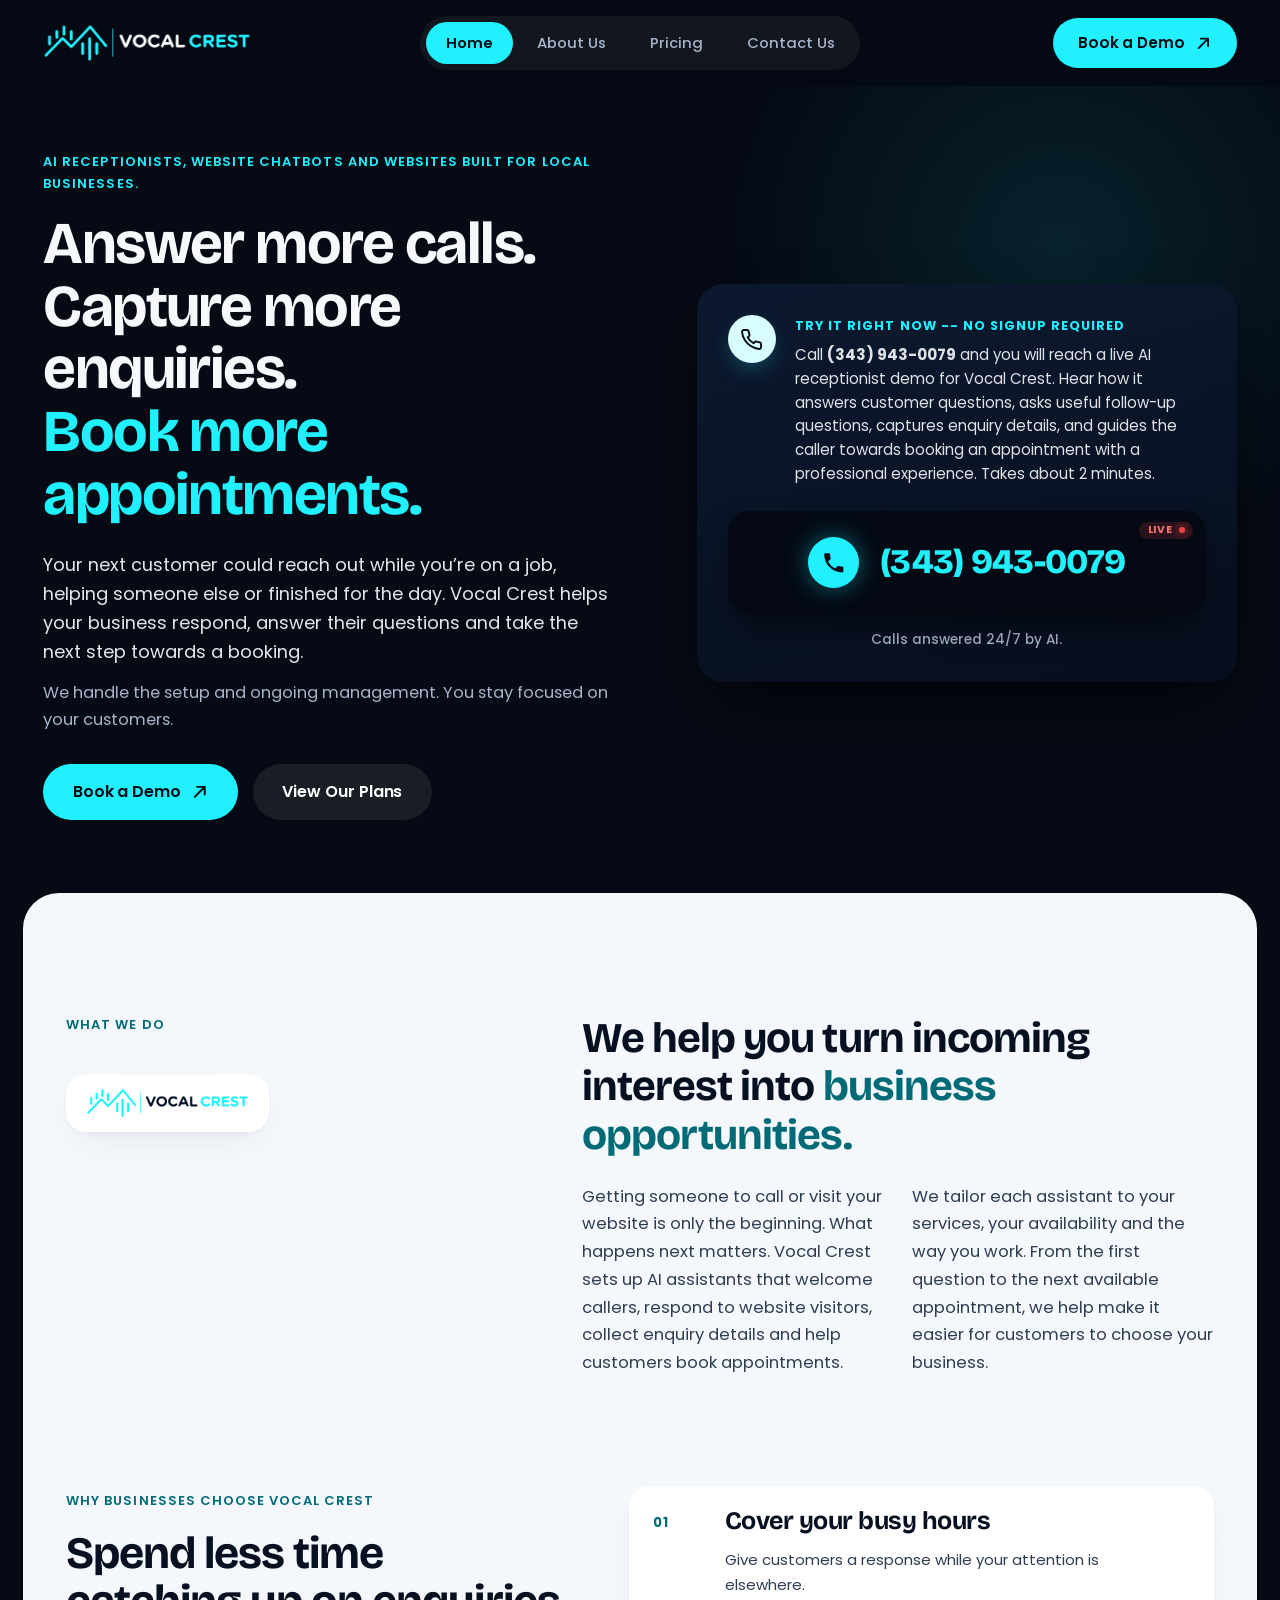
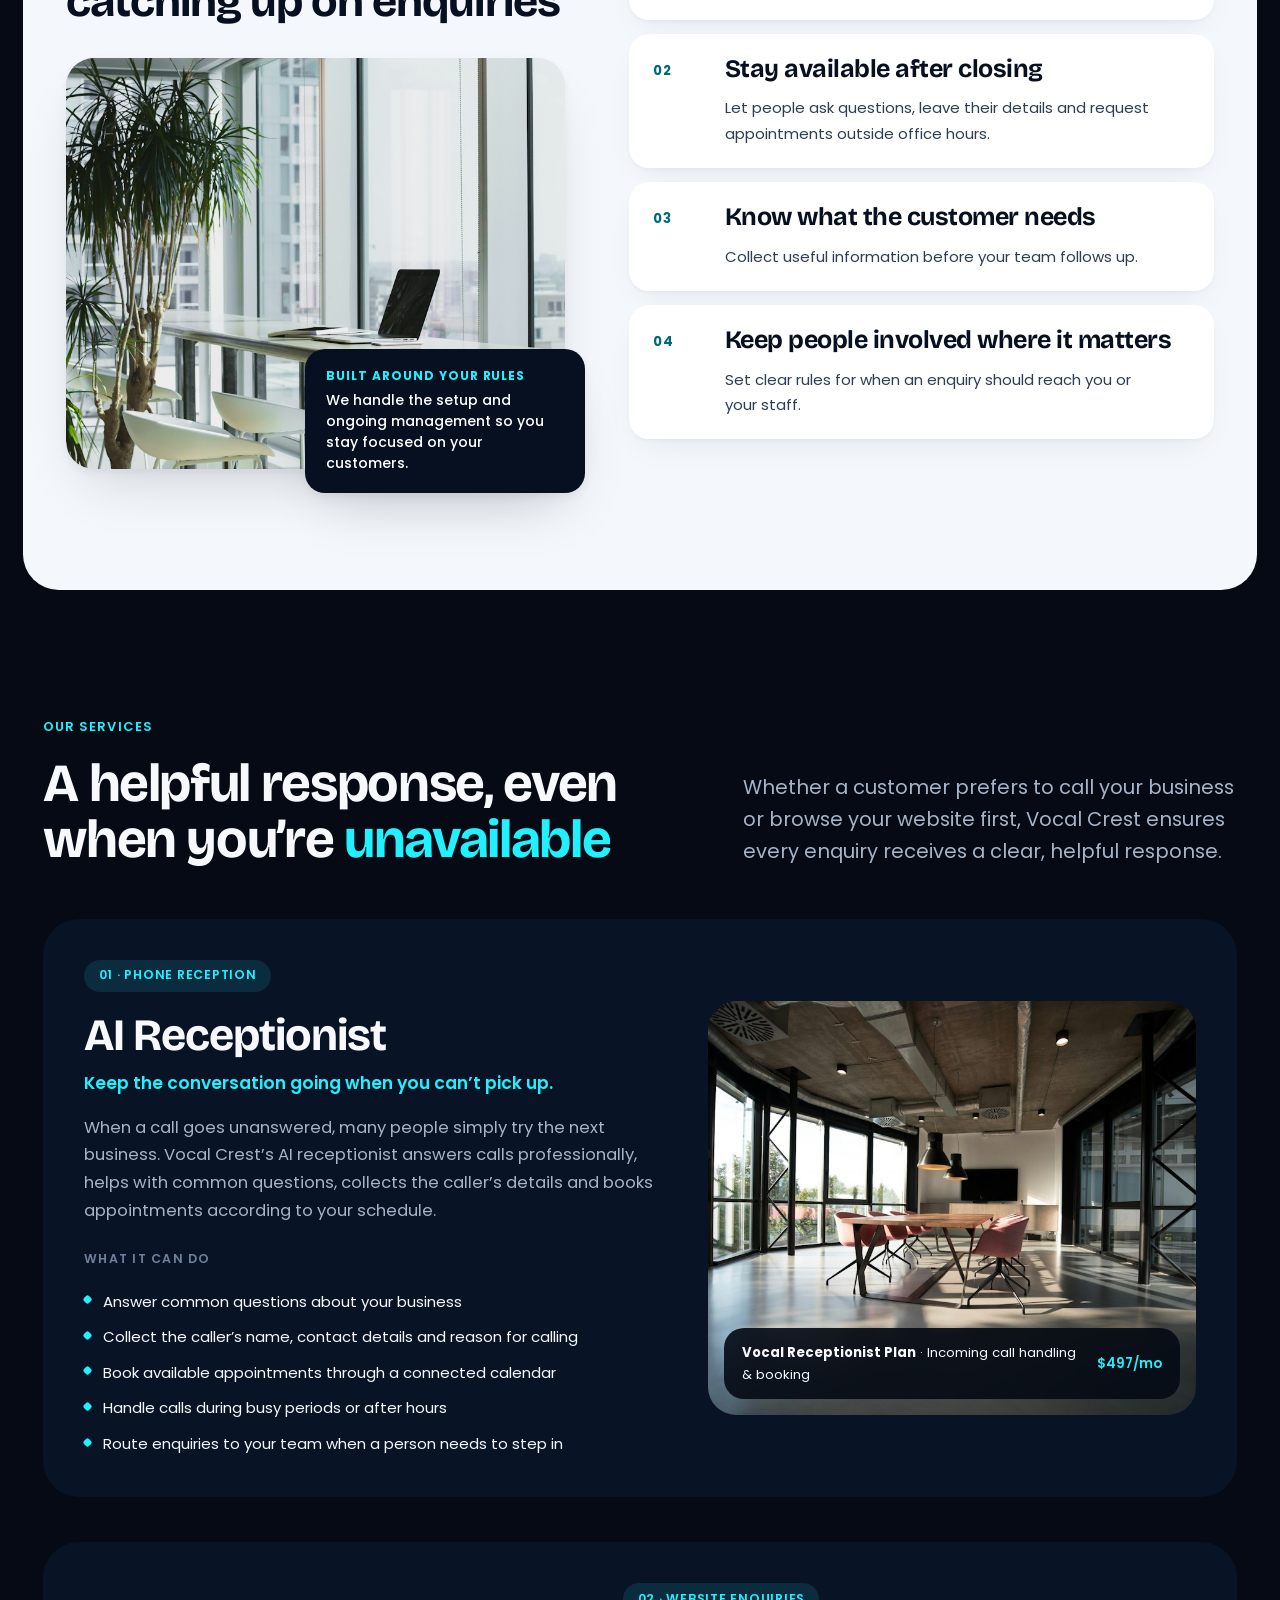
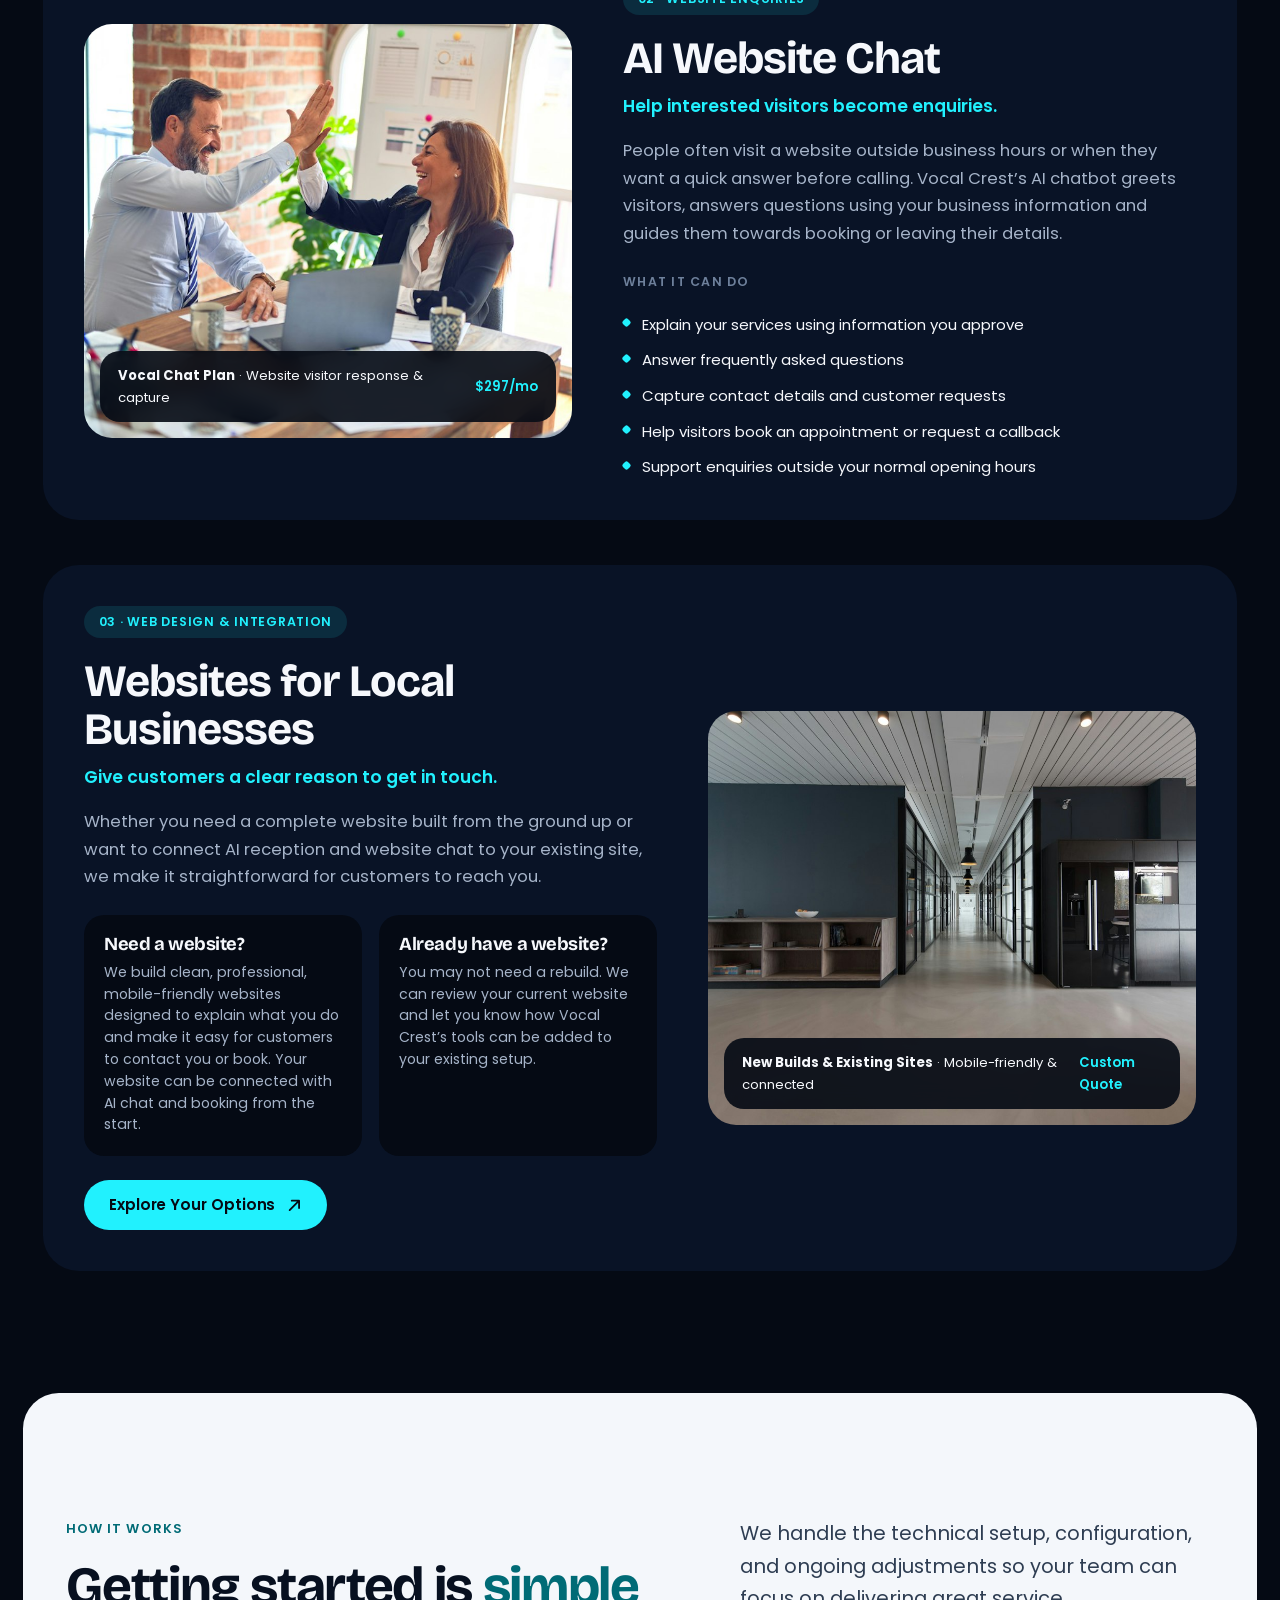
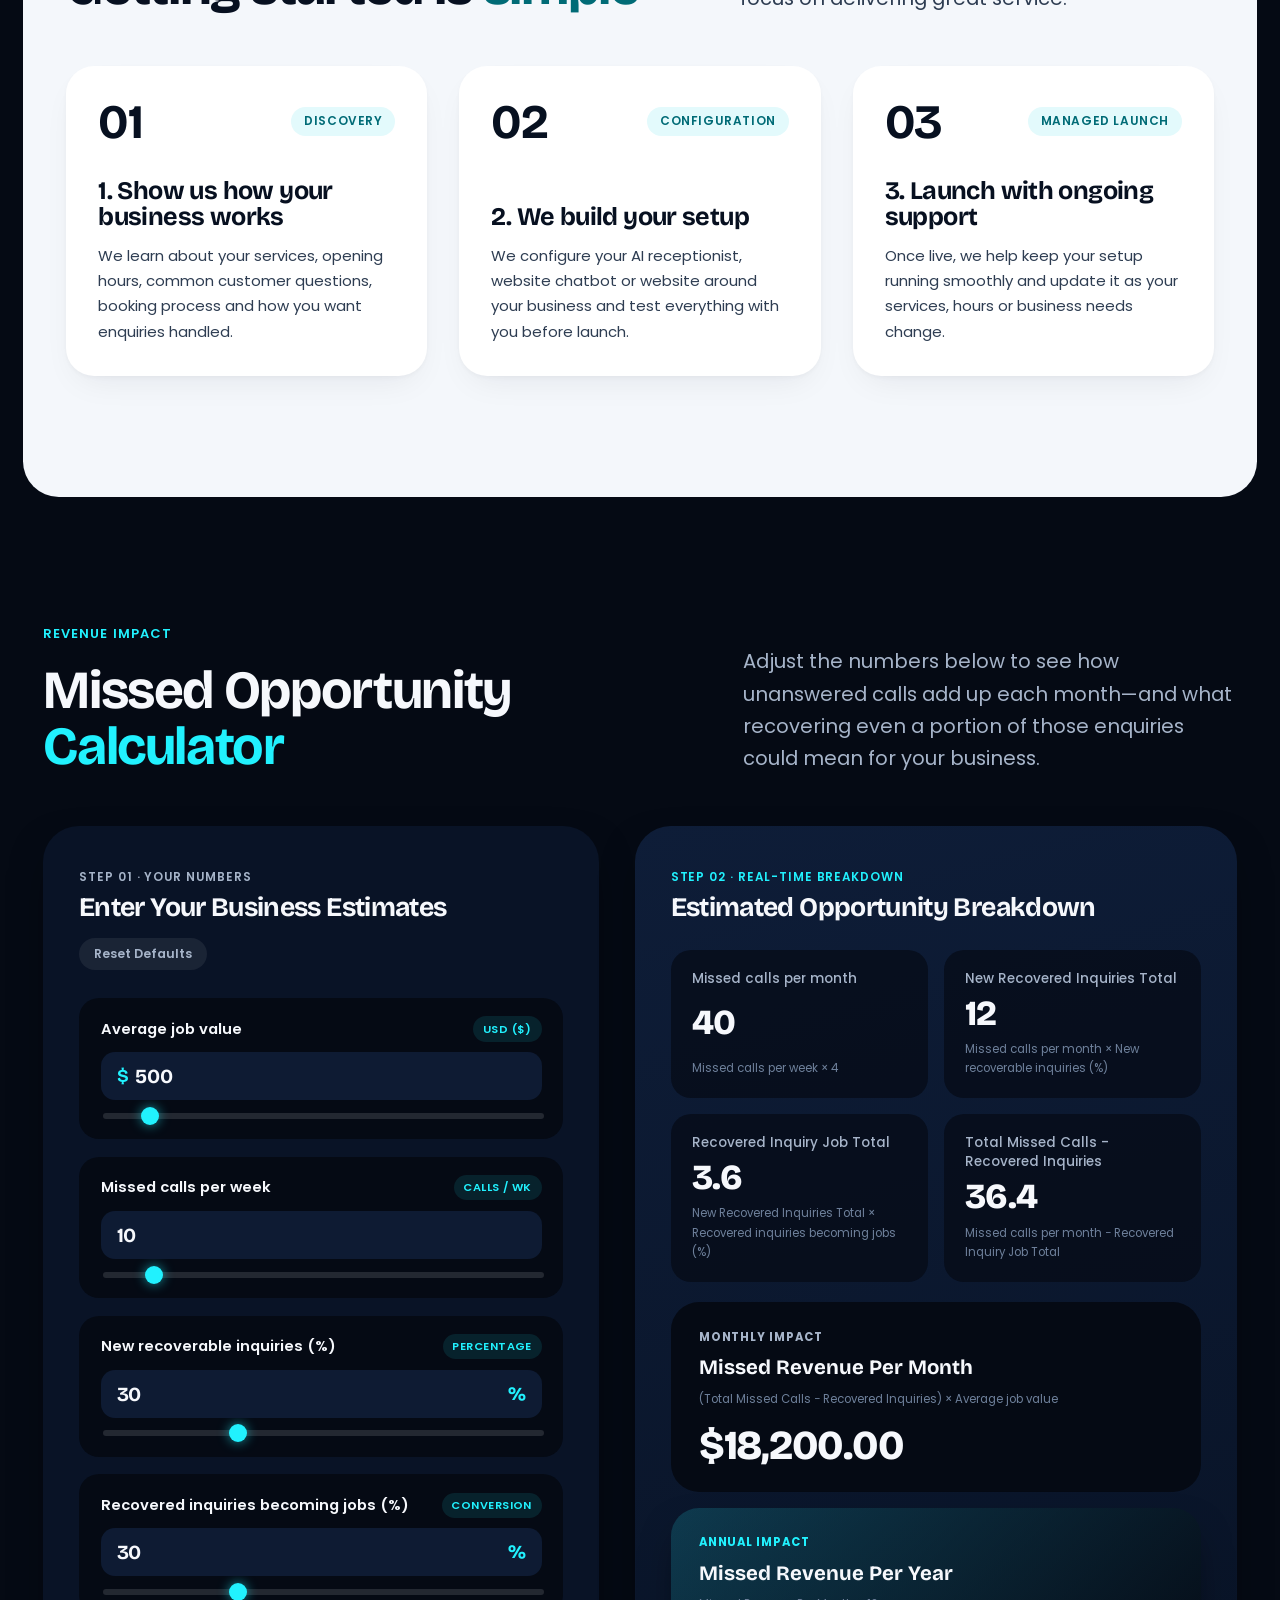
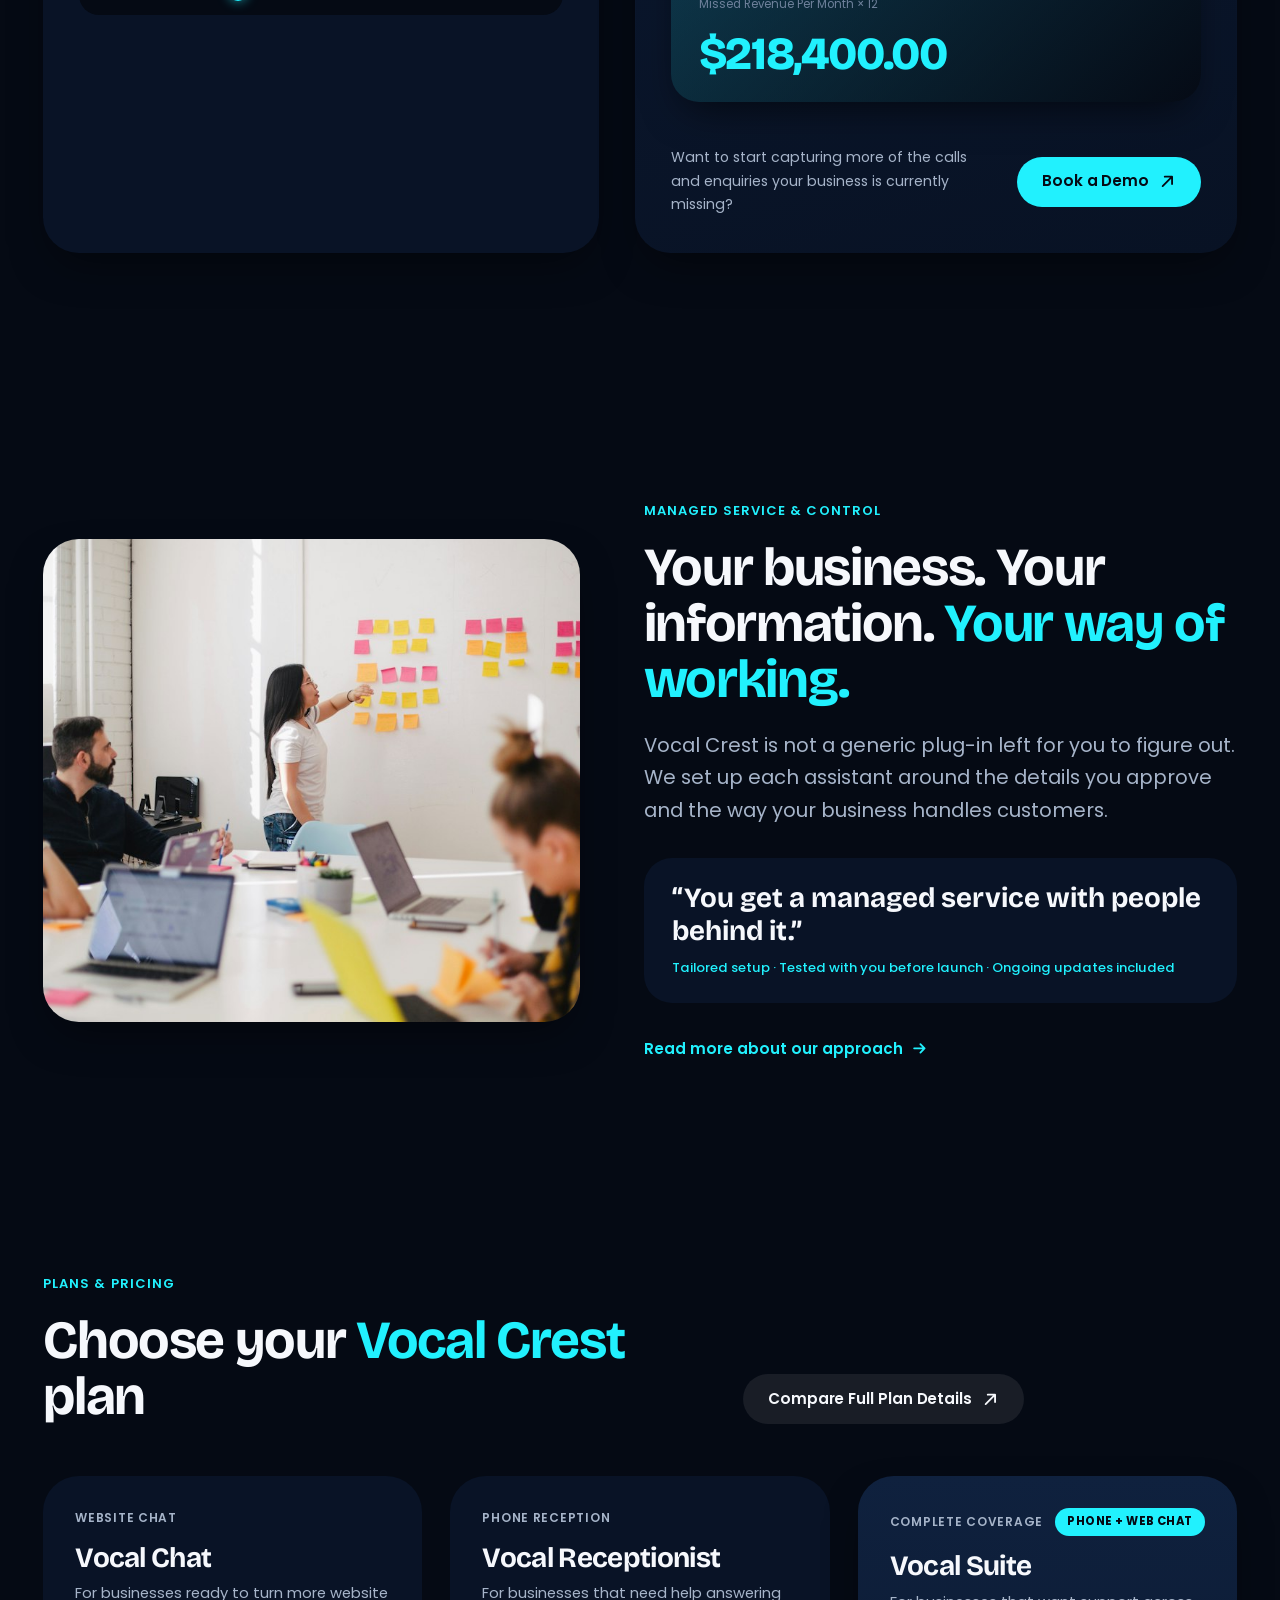
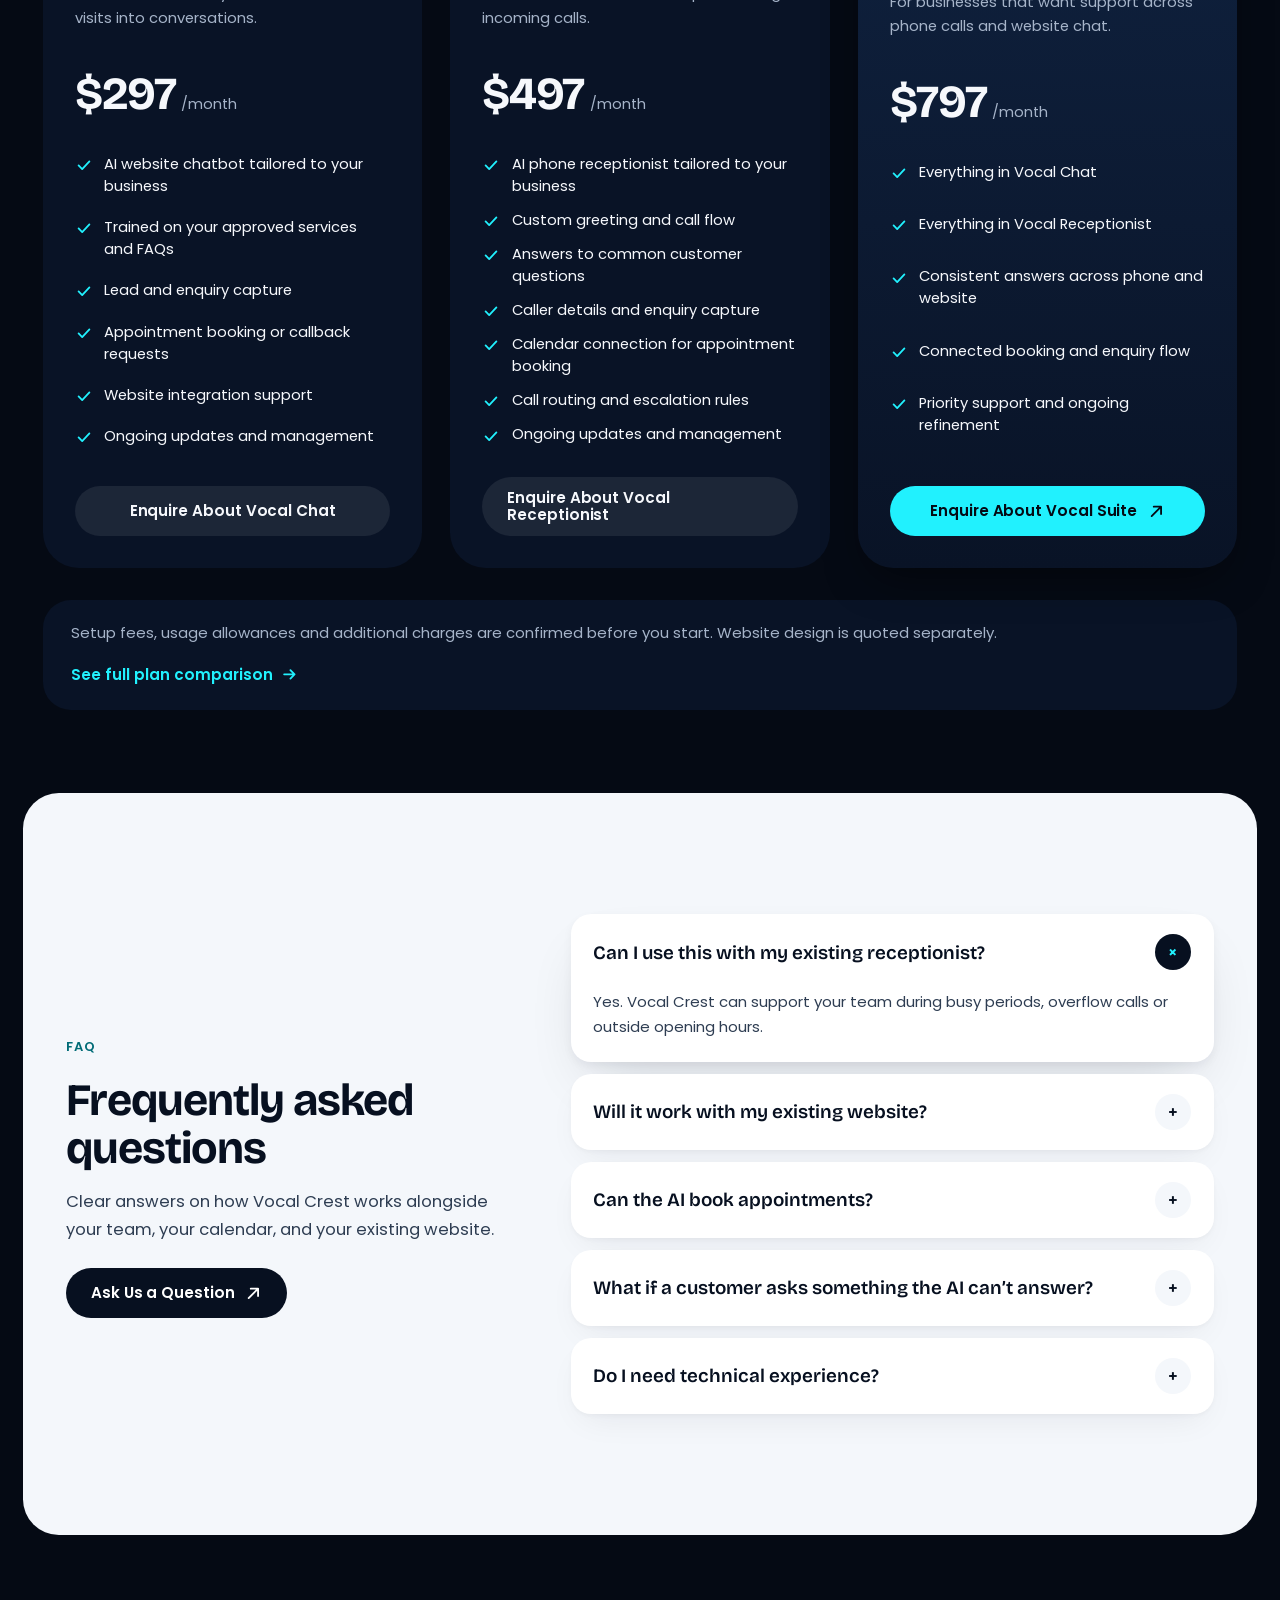
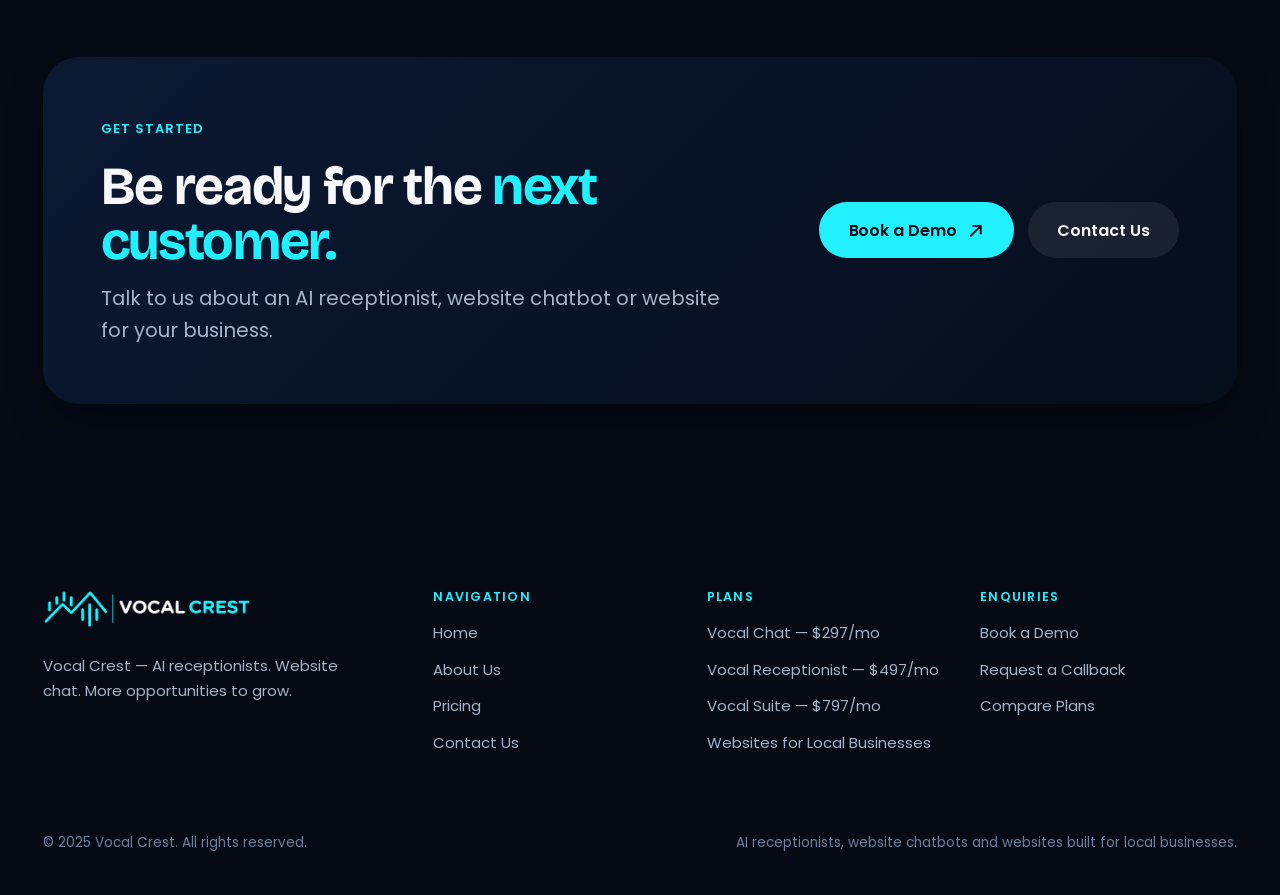
<file: index.html>
<!DOCTYPE html>
<html lang="en">
<head>
  <meta charset="UTF-8">
  <meta name="viewport" content="width=device-width, initial-scale=1.0">
  <title>Vocal Crest | AI Receptionists, Website Chatbots &amp; Websites for Local Businesses</title>
  <meta name="description" content="Answer more calls. Capture more enquiries. Book more appointments. Vocal Crest sets up and manages AI receptionists, website chatbots, and websites built for local businesses.">
  <meta name="theme-color" content="#050A14">
  <link rel="icon" type="image/png" href="assets/images/favicon.png">

  <!-- Google Fonts: Poppins (Content, UI, Navigation, Buttons) + Bricolage Grotesque (Display Headings) -->
  <link rel="preconnect" href="https://fonts.googleapis.com">
  <link rel="preconnect" href="https://fonts.gstatic.com" crossorigin>
  <link href="https://fonts.googleapis.com/css2?family=Bricolage+Grotesque:opsz,wght@12..96,600..800&family=Poppins:wght@300;400;500;600;700&display=swap" rel="stylesheet">

  <link rel="stylesheet" href="assets/css/styles.css">
</head>
<body>
  <a href="#main-content" class="skip-link">Skip to main content</a>

  <!-- 1. Dark Sticky Header -->
  <header class="site-header" data-header>
    <div class="container site-header__inner">
      <a href="/" class="brand" aria-label="Vocal Crest Home">
        <img src="assets/images/vocal-crest-logo.png" alt="Vocal Crest logo" width="210" height="39">
      </a>

      <nav class="nav" aria-label="Primary Navigation">
        <ul class="nav__list">
          <li><a href="/" class="nav__link" aria-current="page">Home</a></li>
          <li><a href="/about" class="nav__link">About Us</a></li>
          <li><a href="/pricing" class="nav__link">Pricing</a></li>
          <li><a href="/contact" class="nav__link">Contact Us</a></li>
        </ul>
      </nav>

      <div class="site-header__cta">
        <a href="/contact?intent=demo" class="btn btn--primary">
          <span>Book a Demo</span>
          <svg class="btn__ico" viewBox="0 0 16 16" fill="none" stroke="currentColor" stroke-width="1.75" aria-hidden="true">
            <path d="M3.5 12.5L12.5 3.5M12.5 3.5H5.5M12.5 3.5V10.5" stroke-linecap="round" stroke-linejoin="round"/>
          </svg>
        </a>
      </div>

      <button type="button" class="menu-btn" data-menu-btn aria-expanded="false" aria-controls="mobile-drawer" aria-label="Toggle navigation menu">
        <span>Menu</span>
        <span class="menu-btn__lines" aria-hidden="true">
          <span></span>
          <span></span>
          <span></span>
        </span>
      </button>
    </div>

    <div id="mobile-drawer" class="mobile-drawer" data-mobile-drawer hidden>
      <ul class="mobile-drawer__list">
        <li><a href="/" class="mobile-drawer__link" aria-current="page">Home</a></li>
        <li><a href="/about" class="mobile-drawer__link">About Us</a></li>
        <li><a href="/pricing" class="mobile-drawer__link">Pricing</a></li>
        <li><a href="/contact" class="mobile-drawer__link">Contact Us</a></li>
      </ul>
      <a href="/contact?intent=demo" class="btn btn--primary btn--full">
        <span>Book a Demo</span>
      </a>
    </div>
  </header>

  <main id="main-content">

    <!-- 2. Dark Editorial Hero -->
    <section class="hero" aria-labelledby="hero-heading">
      <div class="container">
        <div class="hero__grid">
          <div class="hero__content">
            <p class="eyebrow">AI receptionists, website chatbots and websites built for local businesses.</p>
            <h1 id="hero-heading" class="display-hero hero__title">
              <span>Answer more calls.</span>
              <span>Capture more enquiries.</span>
              <span class="text-cyan">Book more appointments.</span>
            </h1>

            <div class="hero__copy">
              <p class="lead">
                Your next customer could reach out while you’re on a job, helping someone else or finished for the day. Vocal Crest helps your business respond, answer their questions and take the next step towards a booking.
              </p>
              <p class="lead hero__sublead">
                We handle the setup and ongoing management. You stay focused on your customers.
              </p>
            </div>

            <div class="hero__actions">
              <a href="/contact?intent=demo" class="btn btn--primary btn--lg">
                <span>Book a Demo</span>
                <svg class="btn__ico" viewBox="0 0 16 16" fill="none" stroke="currentColor" stroke-width="1.75" aria-hidden="true">
                  <path d="M3.5 12.5L12.5 3.5M12.5 3.5H5.5M12.5 3.5V10.5" stroke-linecap="round" stroke-linejoin="round"/>
                </svg>
              </a>
              <a href="/pricing" class="btn btn--hero-secondary btn--lg">
                <span>View Our Plans</span>
              </a>
            </div>
          </div>

          <!-- Right Column: Live AI Receptionist Sample Line Card -->
          <div class="hero__visual">
            <div class="hero-demo-card">
              <div class="hero-demo-card__top">
                <span class="hero-demo-card__ico" aria-hidden="true">
                  <svg viewBox="0 0 24 24" fill="none" stroke="currentColor" stroke-width="2" stroke-linecap="round" stroke-linejoin="round">
                    <path d="M22 16.92v3a2 2 0 0 1-2.18 2 19.79 19.79 0 0 1-8.63-3.07 19.5 19.5 0 0 1-6-6 19.79 19.79 0 0 1-3.07-8.67A2 2 0 0 1 4.11 2h3a2 2 0 0 1 2 1.72 12.84 12.84 0 0 0 .7 2.81 2 2 0 0 1-.45 2.11L8.09 9.91a16 16 0 0 0 6 6l1.27-1.27a2 2 0 0 1 2.11-.45 12.84 12.84 0 0 0 2.81.7A2 2 0 0 1 22 16.92z"/>
                  </svg>
                </span>
                <div class="hero-demo-card__intro">
                  <span class="hero-demo-card__kicker">Try it right now -- no signup required</span>
                  <p class="hero-demo-card__desc">
                    Call <strong>(343) 943-0079</strong> and you will reach a live AI receptionist demo for Vocal Crest. Hear how it answers customer questions, asks useful follow-up questions, captures enquiry details, and guides the caller towards booking an appointment with a professional experience. Takes about 2 minutes.
                  </p>
                </div>
              </div>

              <a href="tel:+13439430079" class="hero-demo-card__box" aria-label="Call live AI receptionist demo at (343) 943-0079">
                <span class="hero-demo-card__live">
                  <span>LIVE</span>
                  <span class="hero-demo-card__live-dot" aria-hidden="true"></span>
                </span>
                <span class="hero-demo-card__phone-ico" aria-hidden="true">
                  <svg viewBox="0 0 24 24" fill="currentColor">
                    <path d="M6.62 10.79a15.05 15.05 0 0 0 6.59 6.59l2.2-2.2a1 1 0 0 1 1.01-.24c1.12.37 2.33.57 3.58.57a1 1 0 0 1 1 1V20a1 1 0 0 1-1 1C10.61 21 3 13.39 3 4a1 1 0 0 1 1-1h3.5a1 1 0 0 1 1 1c0 1.25.2 2.46.57 3.58a1 1 0 0 1-.25 1.01l-2.2 2.2z"/>
                  </svg>
                </span>
                <span class="hero-demo-card__number">(343) 943-0079</span>
              </a>

              <p class="hero-demo-card__foot">Calls answered 24/7 by AI.</p>
            </div>
          </div>
        </div>
      </div>
    </section>

    <!-- 3. Crisp Light Editorial Value & Benefits Stage -->
    <section class="panel--light inset-stage" aria-labelledby="what-we-do-heading">
      <div class="container">
        <!-- What We Do Editorial Intro -->
        <div class="value-intro">
          <div class="value-intro__brand">
            <span class="eyebrow">What we do</span>
            <div class="value-intro__logo">
              <img src="assets/images/vocal-crest-logo-light.png" alt="Vocal Crest dark logo mark" width="180" height="33" loading="lazy">
            </div>
          </div>

          <div>
            <h2 id="what-we-do-heading" class="value-intro__statement">
              We help you turn incoming interest into <span class="text-cyan">business opportunities.</span>
            </h2>
            <div class="value-intro__body">
              <p>
                Getting someone to call or visit your website is only the beginning. What happens next matters. Vocal Crest sets up AI assistants that welcome callers, respond to website visitors, collect enquiry details and help customers book appointments.
              </p>
              <p>
                We tailor each assistant to your services, your availability and the way you work. From the first question to the next available appointment, we help make it easier for customers to choose your business.
              </p>
            </div>
          </div>
        </div>

        <!-- Benefits Asymmetric Split -->
        <div class="benefits-split">
          <div>
            <span class="eyebrow">Why businesses choose Vocal Crest</span>
            <h2 class="display-2">Spend less time catching up on enquiries</h2>
            <figure class="benefits-media">
              <div class="benefits-media__frame">
                <img src="assets/images/studio-desk.jpg" alt="Organized local business workspace ready for incoming customer enquiries" width="580" height="475" loading="lazy">
              </div>
              <figcaption class="benefits-media__note">
                <strong>Built around your rules</strong>
                We handle the setup and ongoing management so you stay focused on your customers.
              </figcaption>
            </figure>
          </div>

          <div class="pillars" role="list">
            <article class="pillar" role="listitem">
              <span class="pillar__num">01</span>
              <h3>Cover your busy hours</h3>
              <p>Give customers a response while your attention is elsewhere.</p>
            </article>
            <article class="pillar" role="listitem">
              <span class="pillar__num">02</span>
              <h3>Stay available after closing</h3>
              <p>Let people ask questions, leave their details and request appointments outside office hours.</p>
            </article>
            <article class="pillar" role="listitem">
              <span class="pillar__num">03</span>
              <h3>Know what the customer needs</h3>
              <p>Collect useful information before your team follows up.</p>
            </article>
            <article class="pillar" role="listitem">
              <span class="pillar__num">04</span>
              <h3>Keep people involved where it matters</h3>
              <p>Set clear rules for when an enquiry should reach you or your staff.</p>
            </article>
          </div>
        </div>
      </div>
    </section>

    <!-- 4. Dark Services Showcase -->
    <section class="section" id="services" aria-labelledby="services-heading">
      <div class="container">
        <div class="sec-head">
          <div>
            <span class="eyebrow">Our Services</span>
            <h2 id="services-heading" class="display-1">A helpful response, even when you’re <span class="text-cyan">unavailable</span></h2>
          </div>
          <p class="lead">
            Whether a customer prefers to call your business or browse your website first, Vocal Crest ensures every enquiry receives a clear, helpful response.
          </p>
        </div>

        <div class="services-showcase">
          <!-- Service 01: AI Receptionist -->
          <article class="svc-card" aria-labelledby="svc-receptionist-title">
            <div class="svc-card__body">
              <div class="svc-card__top">
                <span class="svc-card__idx">01 · Phone Reception</span>
              </div>
              <h3 id="svc-receptionist-title" class="display-2">AI Receptionist</h3>
              <p class="svc-card__subtitle">Keep the conversation going when you can’t pick up.</p>
              <p class="svc-card__desc">
                When a call goes unanswered, many people simply try the next business. Vocal Crest’s AI receptionist answers calls professionally, helps with common questions, collects the caller’s details and books appointments according to your schedule.
              </p>

              <p class="svc-card__label">What it can do</p>
              <ul class="check-list">
                <li>Answer common questions about your business</li>
                <li>Collect the caller’s name, contact details and reason for calling</li>
                <li>Book available appointments through a connected calendar</li>
                <li>Handle calls during busy periods or after hours</li>
                <li>Route enquiries to your team when a person needs to step in</li>
              </ul>
            </div>

            <figure class="svc-card__media">
              <img src="assets/images/modern-reception-desk.jpg" alt="Professional front desk representing AI phone reception" width="560" height="475" loading="lazy">
              <figcaption class="svc-card__caption">
                <div><strong>Vocal Receptionist Plan</strong> · Incoming call handling &amp; booking</div>
                <span>$497/mo</span>
              </figcaption>
            </figure>
          </article>

          <!-- Service 02: AI Website Chat -->
          <article class="svc-card svc-card--reverse" aria-labelledby="svc-chat-title">
            <div class="svc-card__body">
              <div class="svc-card__top">
                <span class="svc-card__idx">02 · Website Enquiries</span>
              </div>
              <h3 id="svc-chat-title" class="display-2">AI Website Chat</h3>
              <p class="svc-card__subtitle">Help interested visitors become enquiries.</p>
              <p class="svc-card__desc">
                People often visit a website outside business hours or when they want a quick answer before calling. Vocal Crest’s AI chatbot greets visitors, answers questions using your business information and guides them towards booking or leaving their details.
              </p>

              <p class="svc-card__label">What it can do</p>
              <ul class="check-list">
                <li>Explain your services using information you approve</li>
                <li>Answer frequently asked questions</li>
                <li>Capture contact details and customer requests</li>
                <li>Help visitors book an appointment or request a callback</li>
                <li>Support enquiries outside your normal opening hours</li>
              </ul>
            </div>

            <figure class="svc-card__media">
              <img src="assets/images/collaborative-planning.jpg" alt="Team reviewing website customer enquiries and bookings" width="560" height="475" loading="lazy">
              <figcaption class="svc-card__caption">
                <div><strong>Vocal Chat Plan</strong> · Website visitor response &amp; capture</div>
                <span>$297/mo</span>
              </figcaption>
            </figure>
          </article>

          <!-- Service 03: Websites for Local Businesses -->
          <article class="svc-card" aria-labelledby="svc-websites-title">
            <div class="svc-card__body">
              <div class="svc-card__top">
                <span class="svc-card__idx">03 · Web Design &amp; Integration</span>
              </div>
              <h3 id="svc-websites-title" class="display-2">Websites for Local Businesses</h3>
              <p class="svc-card__subtitle">Give customers a clear reason to get in touch.</p>
              <p class="svc-card__desc">
                Whether you need a complete website built from the ground up or want to connect AI reception and website chat to your existing site, we make it straightforward for customers to reach you.
              </p>

              <div class="svc-subgrid">
                <div class="svc-subbox">
                  <h4>Need a website?</h4>
                  <p>We build clean, professional, mobile-friendly websites designed to explain what you do and make it easy for customers to contact you or book. Your website can be connected with AI chat and booking from the start.</p>
                </div>
                <div class="svc-subbox">
                  <h4>Already have a website?</h4>
                  <p>You may not need a rebuild. We can review your current website and let you know how Vocal Crest’s tools can be added to your existing setup.</p>
                </div>
              </div>

              <a href="/contact?service=website" class="btn btn--primary">
                <span>Explore Your Options</span>
                <svg class="btn__ico" viewBox="0 0 16 16" fill="none" stroke="currentColor" stroke-width="1.75" aria-hidden="true">
                  <path d="M3.5 12.5L12.5 3.5M12.5 3.5H5.5M12.5 3.5V10.5" stroke-linecap="round" stroke-linejoin="round"/>
                </svg>
              </a>
            </div>

            <figure class="svc-card__media">
              <img src="assets/images/about-workspace.jpg" alt="Design studio building websites for local businesses" width="560" height="475" loading="lazy">
              <figcaption class="svc-card__caption">
                <div><strong>New Builds &amp; Existing Sites</strong> · Mobile-friendly &amp; connected</div>
                <span>Custom Quote</span>
              </figcaption>
            </figure>
          </article>
        </div>
      </div>
    </section>

    <!-- 5. Crisp Light "How It Works" Stage -->
    <section class="panel--light inset-stage" aria-labelledby="how-it-works-heading">
      <div class="container">
        <div class="sec-head">
          <div>
            <span class="eyebrow">How It Works</span>
            <h2 id="how-it-works-heading" class="display-1">Getting started is <span class="text-cyan">simple</span></h2>
          </div>
          <p class="lead">
            We handle the technical setup, configuration, and ongoing adjustments so your team can focus on delivering great service.
          </p>
        </div>

        <ol class="steps-grid">
          <li class="step-card">
            <div class="step-card__head">
              <span class="step-card__num">01</span>
              <span class="step-card__pill">Discovery</span>
            </div>
            <div>
              <h3>1. Show us how your business works</h3>
              <p>We learn about your services, opening hours, common customer questions, booking process and how you want enquiries handled.</p>
            </div>
          </li>

          <li class="step-card">
            <div class="step-card__head">
              <span class="step-card__num">02</span>
              <span class="step-card__pill">Configuration</span>
            </div>
            <div>
              <h3>2. We build your setup</h3>
              <p>We configure your AI receptionist, website chatbot or website around your business and test everything with you before launch.</p>
            </div>
          </li>

          <li class="step-card">
            <div class="step-card__head">
              <span class="step-card__num">03</span>
              <span class="step-card__pill">Managed Launch</span>
            </div>
            <div>
              <h3>3. Launch with ongoing support</h3>
              <p>Once live, we help keep your setup running smoothly and update it as your services, hours or business needs change.</p>
            </div>
          </li>
        </ol>
      </div>
    </section>

    <!-- 5B. Interactive Missed Opportunity Calculator Section -->
    <section class="section calc-section" id="missed-opportunity-calculator" aria-labelledby="calculator-heading">
      <div class="container">
        <div class="sec-head">
          <div>
            <span class="eyebrow">Revenue Impact</span>
            <h2 id="calculator-heading" class="display-1">Missed Opportunity <span class="text-cyan">Calculator</span></h2>
          </div>
          <p class="lead">
            Adjust the numbers below to see how unanswered calls add up each month—and what recovering even a portion of those enquiries could mean for your business.
          </p>
        </div>

        <div class="calc-grid" data-missed-calculator>
          <!-- Left Side: User Input Fields -->
          <div class="calc-inputs-panel" aria-label="Calculator Inputs">
            <div class="calc-panel-head">
              <div>
                <span class="calc-panel-tag">Step 01 · Your Numbers</span>
                <h3 class="calc-panel-title">Enter Your Business Estimates</h3>
              </div>
              <button type="button" class="calc-reset-btn" data-calc-reset aria-label="Reset calculator to default values">
                Reset Defaults
              </button>
            </div>

            <div class="calc-inputs-list">
              <!-- Input 1: Average job value -->
              <div class="calc-input-card">
                <div class="calc-input-card__head">
                  <label for="calc-job-value" class="calc-input-card__label">Average job value</label>
                  <span class="calc-input-card__badge">USD ($)</span>
                </div>
                <div class="calc-input-wrap">
                  <span class="calc-input-affix calc-input-affix--prefix" aria-hidden="true">$</span>
                  <input
                    type="number"
                    id="calc-job-value"
                    class="calc-input calc-input--with-prefix"
                    value="500"
                    min="0"
                    step="any"
                    inputmode="decimal"
                    data-calc-input="jobValue"
                  >
                </div>
                <input
                  type="range"
                  class="calc-slider"
                  min="50"
                  max="5000"
                  step="25"
                  value="500"
                  aria-label="Average job value slider"
                  data-calc-slider="jobValue"
                >
              </div>

              <!-- Input 2: Missed calls per week -->
              <div class="calc-input-card">
                <div class="calc-input-card__head">
                  <label for="calc-missed-week" class="calc-input-card__label">Missed calls per week</label>
                  <span class="calc-input-card__badge">Calls / Wk</span>
                </div>
                <div class="calc-input-wrap">
                  <input
                    type="number"
                    id="calc-missed-week"
                    class="calc-input"
                    value="10"
                    min="0"
                    step="any"
                    inputmode="decimal"
                    data-calc-input="missedPerWeek"
                  >
                </div>
                <input
                  type="range"
                  class="calc-slider"
                  min="0"
                  max="100"
                  step="1"
                  value="10"
                  aria-label="Missed calls per week slider"
                  data-calc-slider="missedPerWeek"
                >
              </div>

              <!-- Input 3: New recoverable inquiries (%) -->
              <div class="calc-input-card">
                <div class="calc-input-card__head">
                  <label for="calc-recoverable-pct" class="calc-input-card__label">New recoverable inquiries (%)</label>
                  <span class="calc-input-card__badge">Percentage</span>
                </div>
                <div class="calc-input-wrap">
                  <input
                    type="number"
                    id="calc-recoverable-pct"
                    class="calc-input calc-input--with-suffix"
                    value="30"
                    min="0"
                    max="100"
                    step="any"
                    inputmode="decimal"
                    data-calc-input="recoverablePct"
                  >
                  <span class="calc-input-affix calc-input-affix--suffix" aria-hidden="true">%</span>
                </div>
                <input
                  type="range"
                  class="calc-slider"
                  min="0"
                  max="100"
                  step="1"
                  value="30"
                  aria-label="New recoverable inquiries percentage slider"
                  data-calc-slider="recoverablePct"
                >
              </div>

              <!-- Input 4: Recovered inquiries becoming jobs (%) -->
              <div class="calc-input-card">
                <div class="calc-input-card__head">
                  <label for="calc-conversion-pct" class="calc-input-card__label">Recovered inquiries becoming jobs (%)</label>
                  <span class="calc-input-card__badge">Conversion</span>
                </div>
                <div class="calc-input-wrap">
                  <input
                    type="number"
                    id="calc-conversion-pct"
                    class="calc-input calc-input--with-suffix"
                    value="30"
                    min="0"
                    max="100"
                    step="any"
                    inputmode="decimal"
                    data-calc-input="conversionPct"
                  >
                  <span class="calc-input-affix calc-input-affix--suffix" aria-hidden="true">%</span>
                </div>
                <input
                  type="range"
                  class="calc-slider"
                  min="0"
                  max="100"
                  step="1"
                  value="30"
                  aria-label="Recovered inquiries becoming jobs percentage slider"
                  data-calc-slider="conversionPct"
                >
              </div>
            </div>
          </div>

          <!-- Right Side: Auto-Calculated Output Summary Panel -->
          <div class="calc-results-panel" aria-label="Calculated Results" aria-live="polite">
            <div class="calc-panel-head">
              <div>
                <span class="calc-panel-tag calc-panel-tag--cyan">Step 02 · Real-Time Breakdown</span>
                <h3 class="calc-panel-title">Estimated Opportunity Breakdown</h3>
              </div>
            </div>

            <!-- 4 Call & Inquiry Breakdown Metrics -->
            <div class="calc-metrics-grid">
              <div class="calc-metric-item">
                <span class="calc-metric-item__label">Missed calls per month</span>
                <output for="calc-missed-week" class="calc-metric-item__value" data-calc-out="missedPerMonth">40</output>
                <span class="calc-metric-item__formula">Missed calls per week × 4</span>
              </div>

              <div class="calc-metric-item">
                <span class="calc-metric-item__label">New Recovered Inquiries Total</span>
                <output for="calc-missed-week calc-recoverable-pct" class="calc-metric-item__value" data-calc-out="recoveredInquiries">12</output>
                <span class="calc-metric-item__formula">Missed calls per month × New recoverable inquiries (%)</span>
              </div>

              <div class="calc-metric-item">
                <span class="calc-metric-item__label">Recovered Inquiry Job Total</span>
                <output for="calc-missed-week calc-recoverable-pct calc-conversion-pct" class="calc-metric-item__value text-cyan" data-calc-out="recoveredJobs">3.6</output>
                <span class="calc-metric-item__formula">New Recovered Inquiries Total × Recovered inquiries becoming jobs (%)</span>
              </div>

              <div class="calc-metric-item">
                <span class="calc-metric-item__label">Total Missed Calls - Recovered Inquiries</span>
                <output for="calc-missed-week calc-recoverable-pct calc-conversion-pct" class="calc-metric-item__value" data-calc-out="netMissedCalls">36.4</output>
                <span class="calc-metric-item__formula">Missed calls per month − Recovered Inquiry Job Total</span>
              </div>
            </div>

            <!-- 2 Highlighted Revenue Impact Cards -->
            <div class="calc-revenue-highlights">
              <div class="calc-revenue-card">
                <div class="calc-revenue-card__meta">
                  <span class="calc-revenue-card__tag">Monthly Impact</span>
                  <span class="calc-revenue-card__label">Missed Revenue Per Month</span>
                  <span class="calc-metric-item__formula">(Total Missed Calls − Recovered Inquiries) × Average job value</span>
                </div>
                <output for="calc-job-value calc-missed-week calc-recoverable-pct calc-conversion-pct" class="calc-revenue-card__amount" data-calc-out="missedRevenueMonth">$18,200.00</output>
              </div>

              <div class="calc-revenue-card calc-revenue-card--featured">
                <div class="calc-revenue-card__meta">
                  <span class="calc-revenue-card__tag calc-revenue-card__tag--cyan">Annual Impact</span>
                  <span class="calc-revenue-card__label">Missed Revenue Per Year</span>
                  <span class="calc-metric-item__formula">Missed Revenue Per Month × 12</span>
                </div>
                <output for="calc-job-value calc-missed-week calc-recoverable-pct calc-conversion-pct" class="calc-revenue-card__amount calc-revenue-card__amount--cyan" data-calc-out="missedRevenueYear">$218,400.00</output>
              </div>
            </div>

            <div class="calc-results-footer">
              <p>Want to start capturing more of the calls and enquiries your business is currently missing?</p>
              <a href="/contact?intent=demo" class="btn btn--primary">
                <span>Book a Demo</span>
                <svg class="btn__ico" viewBox="0 0 16 16" fill="none" stroke="currentColor" stroke-width="1.75" aria-hidden="true">
                  <path d="M3.5 12.5L12.5 3.5M12.5 3.5H5.5M12.5 3.5V10.5" stroke-linecap="round" stroke-linejoin="round"/>
                </svg>
              </a>
            </div>
          </div>
        </div>
      </div>
    </section>

    <!-- 6. Dark Credibility & Differentiation Section -->
    <section class="section" aria-labelledby="credibility-heading">
      <div class="container">
        <div class="credibility-grid">
          <figure class="credibility-media">
            <img src="assets/images/client-meeting.jpg" alt="Vocal Crest team collaborating with a business owner" width="600" height="540" loading="lazy">
          </figure>

          <div>
            <span class="eyebrow">Managed Service &amp; Control</span>
            <h2 id="credibility-heading" class="display-1">
              Your business. Your information. <span class="text-cyan">Your way of working.</span>
            </h2>
            <p class="lead" style="margin-top: 1.35rem;">
              Vocal Crest is not a generic plug-in left for you to figure out. We set up each assistant around the details you approve and the way your business handles customers.
            </p>

            <div class="credibility-quote">
              <p>“You get a managed service with people behind it.”</p>
              <span>Tailored setup · Tested with you before launch · Ongoing updates included</span>
            </div>

            <div style="margin-top: 2rem;">
              <a href="/about" class="link-arrow">
                <span>Read more about our approach</span>
                <svg viewBox="0 0 16 16" fill="none" stroke="currentColor" stroke-width="1.75" aria-hidden="true">
                  <path d="M3 8h10M9 4l4 4-4 4" stroke-linecap="round" stroke-linejoin="round"/>
                </svg>
              </a>
            </div>
          </div>
        </div>
      </div>
    </section>

    <!-- 7. Dark Pricing Preview Section -->
    <section class="section section--tight" aria-labelledby="pricing-preview-heading">
      <div class="container">
        <div class="sec-head">
          <div>
            <span class="eyebrow">Plans &amp; Pricing</span>
            <h2 id="pricing-preview-heading" class="display-1">Choose your <span class="text-cyan">Vocal Crest</span> plan</h2>
          </div>
          <div>
            <a href="/pricing" class="btn btn--outline-light">
              <span>Compare Full Plan Details</span>
              <svg class="btn__ico" viewBox="0 0 16 16" fill="none" stroke="currentColor" stroke-width="1.75" aria-hidden="true">
                <path d="M3.5 12.5L12.5 3.5M12.5 3.5H5.5M12.5 3.5V10.5" stroke-linecap="round" stroke-linejoin="round"/>
              </svg>
            </a>
          </div>
        </div>

        <div class="pricing-grid">
          <!-- Plan 1: Vocal Chat -->
          <article class="plan-card" aria-labelledby="home-plan-chat">
            <div class="plan-card__top">
              <span class="plan-card__tag">Website Chat</span>
            </div>
            <h3 id="home-plan-chat" class="plan-card__name">Vocal Chat</h3>
            <p class="plan-card__desc">For businesses ready to turn more website visits into conversations.</p>
            <div class="plan-card__price">
              <span class="plan-card__amount">$297</span>
              <span class="plan-card__period">/month</span>
            </div>
            <ul class="plan-card__features">
              <li>
                <svg viewBox="0 0 20 20" fill="none" stroke="currentColor" stroke-width="2" aria-hidden="true"><path d="M4 10.5l4 4 8-8.5" stroke-linecap="round" stroke-linejoin="round"/></svg>
                <span>AI website chatbot tailored to your business</span>
              </li>
              <li>
                <svg viewBox="0 0 20 20" fill="none" stroke="currentColor" stroke-width="2" aria-hidden="true"><path d="M4 10.5l4 4 8-8.5" stroke-linecap="round" stroke-linejoin="round"/></svg>
                <span>Trained on your approved services and FAQs</span>
              </li>
              <li>
                <svg viewBox="0 0 20 20" fill="none" stroke="currentColor" stroke-width="2" aria-hidden="true"><path d="M4 10.5l4 4 8-8.5" stroke-linecap="round" stroke-linejoin="round"/></svg>
                <span>Lead and enquiry capture</span>
              </li>
              <li>
                <svg viewBox="0 0 20 20" fill="none" stroke="currentColor" stroke-width="2" aria-hidden="true"><path d="M4 10.5l4 4 8-8.5" stroke-linecap="round" stroke-linejoin="round"/></svg>
                <span>Appointment booking or callback requests</span>
              </li>
              <li>
                <svg viewBox="0 0 20 20" fill="none" stroke="currentColor" stroke-width="2" aria-hidden="true"><path d="M4 10.5l4 4 8-8.5" stroke-linecap="round" stroke-linejoin="round"/></svg>
                <span>Website integration support</span>
              </li>
              <li>
                <svg viewBox="0 0 20 20" fill="none" stroke="currentColor" stroke-width="2" aria-hidden="true"><path d="M4 10.5l4 4 8-8.5" stroke-linecap="round" stroke-linejoin="round"/></svg>
                <span>Ongoing updates and management</span>
              </li>
            </ul>
            <a href="/contact?plan=vocal-chat" class="btn btn--outline-light btn--full">
              <span>Enquire About Vocal Chat</span>
            </a>
          </article>

          <!-- Plan 2: Vocal Receptionist -->
          <article class="plan-card" aria-labelledby="home-plan-receptionist">
            <div class="plan-card__top">
              <span class="plan-card__tag">Phone Reception</span>
            </div>
            <h3 id="home-plan-receptionist" class="plan-card__name">Vocal Receptionist</h3>
            <p class="plan-card__desc">For businesses that need help answering incoming calls.</p>
            <div class="plan-card__price">
              <span class="plan-card__amount">$497</span>
              <span class="plan-card__period">/month</span>
            </div>
            <ul class="plan-card__features">
              <li>
                <svg viewBox="0 0 20 20" fill="none" stroke="currentColor" stroke-width="2" aria-hidden="true"><path d="M4 10.5l4 4 8-8.5" stroke-linecap="round" stroke-linejoin="round"/></svg>
                <span>AI phone receptionist tailored to your business</span>
              </li>
              <li>
                <svg viewBox="0 0 20 20" fill="none" stroke="currentColor" stroke-width="2" aria-hidden="true"><path d="M4 10.5l4 4 8-8.5" stroke-linecap="round" stroke-linejoin="round"/></svg>
                <span>Custom greeting and call flow</span>
              </li>
              <li>
                <svg viewBox="0 0 20 20" fill="none" stroke="currentColor" stroke-width="2" aria-hidden="true"><path d="M4 10.5l4 4 8-8.5" stroke-linecap="round" stroke-linejoin="round"/></svg>
                <span>Answers to common customer questions</span>
              </li>
              <li>
                <svg viewBox="0 0 20 20" fill="none" stroke="currentColor" stroke-width="2" aria-hidden="true"><path d="M4 10.5l4 4 8-8.5" stroke-linecap="round" stroke-linejoin="round"/></svg>
                <span>Caller details and enquiry capture</span>
              </li>
              <li>
                <svg viewBox="0 0 20 20" fill="none" stroke="currentColor" stroke-width="2" aria-hidden="true"><path d="M4 10.5l4 4 8-8.5" stroke-linecap="round" stroke-linejoin="round"/></svg>
                <span>Calendar connection for appointment booking</span>
              </li>
              <li>
                <svg viewBox="0 0 20 20" fill="none" stroke="currentColor" stroke-width="2" aria-hidden="true"><path d="M4 10.5l4 4 8-8.5" stroke-linecap="round" stroke-linejoin="round"/></svg>
                <span>Call routing and escalation rules</span>
              </li>
              <li>
                <svg viewBox="0 0 20 20" fill="none" stroke="currentColor" stroke-width="2" aria-hidden="true"><path d="M4 10.5l4 4 8-8.5" stroke-linecap="round" stroke-linejoin="round"/></svg>
                <span>Ongoing updates and management</span>
              </li>
            </ul>
            <a href="/contact?plan=vocal-receptionist" class="btn btn--outline-light btn--full">
              <span>Enquire About Vocal Receptionist</span>
            </a>
          </article>

          <!-- Plan 3: Vocal Suite -->
          <article class="plan-card plan-card--featured" aria-labelledby="home-plan-suite">
            <div class="plan-card__top">
              <span class="plan-card__tag">Complete Coverage</span>
              <span class="plan-card__badge">Phone + Web Chat</span>
            </div>
            <h3 id="home-plan-suite" class="plan-card__name">Vocal Suite</h3>
            <p class="plan-card__desc">For businesses that want support across phone calls and website chat.</p>
            <div class="plan-card__price">
              <span class="plan-card__amount">$797</span>
              <span class="plan-card__period">/month</span>
            </div>
            <ul class="plan-card__features">
              <li>
                <svg viewBox="0 0 20 20" fill="none" stroke="currentColor" stroke-width="2" aria-hidden="true"><path d="M4 10.5l4 4 8-8.5" stroke-linecap="round" stroke-linejoin="round"/></svg>
                <span>Everything in Vocal Chat</span>
              </li>
              <li>
                <svg viewBox="0 0 20 20" fill="none" stroke="currentColor" stroke-width="2" aria-hidden="true"><path d="M4 10.5l4 4 8-8.5" stroke-linecap="round" stroke-linejoin="round"/></svg>
                <span>Everything in Vocal Receptionist</span>
              </li>
              <li>
                <svg viewBox="0 0 20 20" fill="none" stroke="currentColor" stroke-width="2" aria-hidden="true"><path d="M4 10.5l4 4 8-8.5" stroke-linecap="round" stroke-linejoin="round"/></svg>
                <span>Consistent answers across phone and website</span>
              </li>
              <li>
                <svg viewBox="0 0 20 20" fill="none" stroke="currentColor" stroke-width="2" aria-hidden="true"><path d="M4 10.5l4 4 8-8.5" stroke-linecap="round" stroke-linejoin="round"/></svg>
                <span>Connected booking and enquiry flow</span>
              </li>
              <li>
                <svg viewBox="0 0 20 20" fill="none" stroke="currentColor" stroke-width="2" aria-hidden="true"><path d="M4 10.5l4 4 8-8.5" stroke-linecap="round" stroke-linejoin="round"/></svg>
                <span>Priority support and ongoing refinement</span>
              </li>
            </ul>
            <a href="/contact?plan=vocal-suite" class="btn btn--primary btn--full">
              <span>Enquire About Vocal Suite</span>
              <svg class="btn__ico" viewBox="0 0 16 16" fill="none" stroke="currentColor" stroke-width="1.75" aria-hidden="true">
                <path d="M3.5 12.5L12.5 3.5M12.5 3.5H5.5M12.5 3.5V10.5" stroke-linecap="round" stroke-linejoin="round"/>
              </svg>
            </a>
          </article>
        </div>

        <div class="pricing-note-bar">
          <p>Setup fees, usage allowances and additional charges are confirmed before you start. Website design is quoted separately.</p>
          <a href="/pricing" class="link-arrow">
            <span>See full plan comparison</span>
            <svg viewBox="0 0 16 16" fill="none" stroke="currentColor" stroke-width="1.75" aria-hidden="true">
              <path d="M3 8h10M9 4l4 4-4 4" stroke-linecap="round" stroke-linejoin="round"/>
            </svg>
          </a>
        </div>
      </div>
    </section>

    <!-- 8. Crisp Light FAQ Stage -->
    <section class="panel--light inset-stage" aria-labelledby="faq-heading">
      <div class="container">
        <div class="faq-layout">
          <div class="faq-aside">
            <span class="eyebrow">FAQ</span>
            <h2 id="faq-heading" class="display-2">Frequently asked questions</h2>
            <p>
              Clear answers on how Vocal Crest works alongside your team, your calendar, and your existing website.
            </p>
            <a href="/contact" class="btn btn--dark">
              <span>Ask Us a Question</span>
              <svg class="btn__ico" viewBox="0 0 16 16" fill="none" stroke="currentColor" stroke-width="1.75" aria-hidden="true">
                <path d="M3.5 12.5L12.5 3.5M12.5 3.5H5.5M12.5 3.5V10.5" stroke-linecap="round" stroke-linejoin="round"/>
              </svg>
            </a>
          </div>

          <div class="accordion" data-accordion>
            <div class="acc is-open">
              <h3>
                <button type="button" class="acc__btn" data-acc-btn aria-expanded="true" aria-controls="faq-panel-1" id="faq-btn-1">
                  <span>Can I use this with my existing receptionist?</span>
                  <span class="acc__icon" aria-hidden="true">+</span>
                </button>
              </h3>
              <div id="faq-panel-1" class="acc__panel" role="region" aria-labelledby="faq-btn-1">
                <p>Yes. Vocal Crest can support your team during busy periods, overflow calls or outside opening hours.</p>
              </div>
            </div>

            <div class="acc">
              <h3>
                <button type="button" class="acc__btn" data-acc-btn aria-expanded="false" aria-controls="faq-panel-2" id="faq-btn-2">
                  <span>Will it work with my existing website?</span>
                  <span class="acc__icon" aria-hidden="true">+</span>
                </button>
              </h3>
              <div id="faq-panel-2" class="acc__panel" role="region" aria-labelledby="faq-btn-2" hidden>
                <p>In many cases, yes. We can review your current website and let you know the best way to add chat or booking support.</p>
              </div>
            </div>

            <div class="acc">
              <h3>
                <button type="button" class="acc__btn" data-acc-btn aria-expanded="false" aria-controls="faq-panel-3" id="faq-btn-3">
                  <span>Can the AI book appointments?</span>
                  <span class="acc__icon" aria-hidden="true">+</span>
                </button>
              </h3>
              <div id="faq-panel-3" class="acc__panel" role="region" aria-labelledby="faq-btn-3" hidden>
                <p>Yes. We can connect your booking calendar so customers can book available times based on your rules.</p>
              </div>
            </div>

            <div class="acc">
              <h3>
                <button type="button" class="acc__btn" data-acc-btn aria-expanded="false" aria-controls="faq-panel-4" id="faq-btn-4">
                  <span>What if a customer asks something the AI can’t answer?</span>
                  <span class="acc__icon" aria-hidden="true">+</span>
                </button>
              </h3>
              <div id="faq-panel-4" class="acc__panel" role="region" aria-labelledby="faq-btn-4" hidden>
                <p>We set clear handover rules so the enquiry can be passed to your team with the customer’s details.</p>
              </div>
            </div>

            <div class="acc">
              <h3>
                <button type="button" class="acc__btn" data-acc-btn aria-expanded="false" aria-controls="faq-panel-5" id="faq-btn-5">
                  <span>Do I need technical experience?</span>
                  <span class="acc__icon" aria-hidden="true">+</span>
                </button>
              </h3>
              <div id="faq-panel-5" class="acc__panel" role="region" aria-labelledby="faq-btn-5" hidden>
                <p>No. Vocal Crest handles the setup, testing and ongoing updates with you.</p>
              </div>
            </div>
          </div>
        </div>
      </div>
    </section>

    <!-- 9. Closing CTA Banner -->
    <section class="section" aria-labelledby="closing-cta-heading">
      <div class="container">
        <div class="cta-banner">
          <div class="cta-banner__content">
            <span class="eyebrow">Get Started</span>
            <h2 id="closing-cta-heading" class="display-1">Be ready for the <span class="text-cyan">next customer.</span></h2>
            <p class="lead">
              Talk to us about an AI receptionist, website chatbot or website for your business.
            </p>
          </div>
          <div class="cta-banner__actions">
            <a href="/contact?intent=demo" class="btn btn--primary btn--lg">
              <span>Book a Demo</span>
              <svg class="btn__ico" viewBox="0 0 16 16" fill="none" stroke="currentColor" stroke-width="1.75" aria-hidden="true">
                <path d="M3.5 12.5L12.5 3.5M12.5 3.5H5.5M12.5 3.5V10.5" stroke-linecap="round" stroke-linejoin="round"/>
              </svg>
            </a>
            <a href="/contact" class="btn btn--outline-light btn--lg">
              <span>Contact Us</span>
            </a>
          </div>
        </div>
      </div>
    </section>

  </main>

  <!-- Dark Footer -->
  <footer class="site-footer">
    <div class="container">
      <div class="site-footer__grid">
        <div class="site-footer__brand">
          <a href="/" class="brand" aria-label="Vocal Crest Home">
            <img src="assets/images/vocal-crest-logo.png" alt="Vocal Crest logo" width="195" height="36" loading="lazy">
          </a>
          <p>Vocal Crest — AI receptionists. Website chat. More opportunities to grow.</p>
        </div>

        <div>
          <h3 class="site-footer__heading">Navigation</h3>
          <ul class="site-footer__list">
            <li><a href="/">Home</a></li>
            <li><a href="/about">About Us</a></li>
            <li><a href="/pricing">Pricing</a></li>
            <li><a href="/contact">Contact Us</a></li>
          </ul>
        </div>

        <div>
          <h3 class="site-footer__heading">Plans</h3>
          <ul class="site-footer__list">
            <li><a href="/pricing#vocal-chat">Vocal Chat — $297/mo</a></li>
            <li><a href="/pricing#vocal-receptionist">Vocal Receptionist — $497/mo</a></li>
            <li><a href="/pricing#vocal-suite">Vocal Suite — $797/mo</a></li>
            <li><a href="/contact?service=website">Websites for Local Businesses</a></li>
          </ul>
        </div>

        <div>
          <h3 class="site-footer__heading">Enquiries</h3>
          <ul class="site-footer__list">
            <li><a href="/contact?intent=demo">Book a Demo</a></li>
            <li><a href="/contact">Request a Callback</a></li>
            <li><a href="/pricing">Compare Plans</a></li>
          </ul>
        </div>
      </div>

      <div class="site-footer__bottom">
        <p>&copy; 2025 Vocal Crest. All rights reserved.</p>
        <p>AI receptionists, website chatbots and websites built for local businesses.</p>
      </div>
    </div>
  </footer>

  <script src="assets/js/main.js" defer></script>
</body>
</html>
</file>
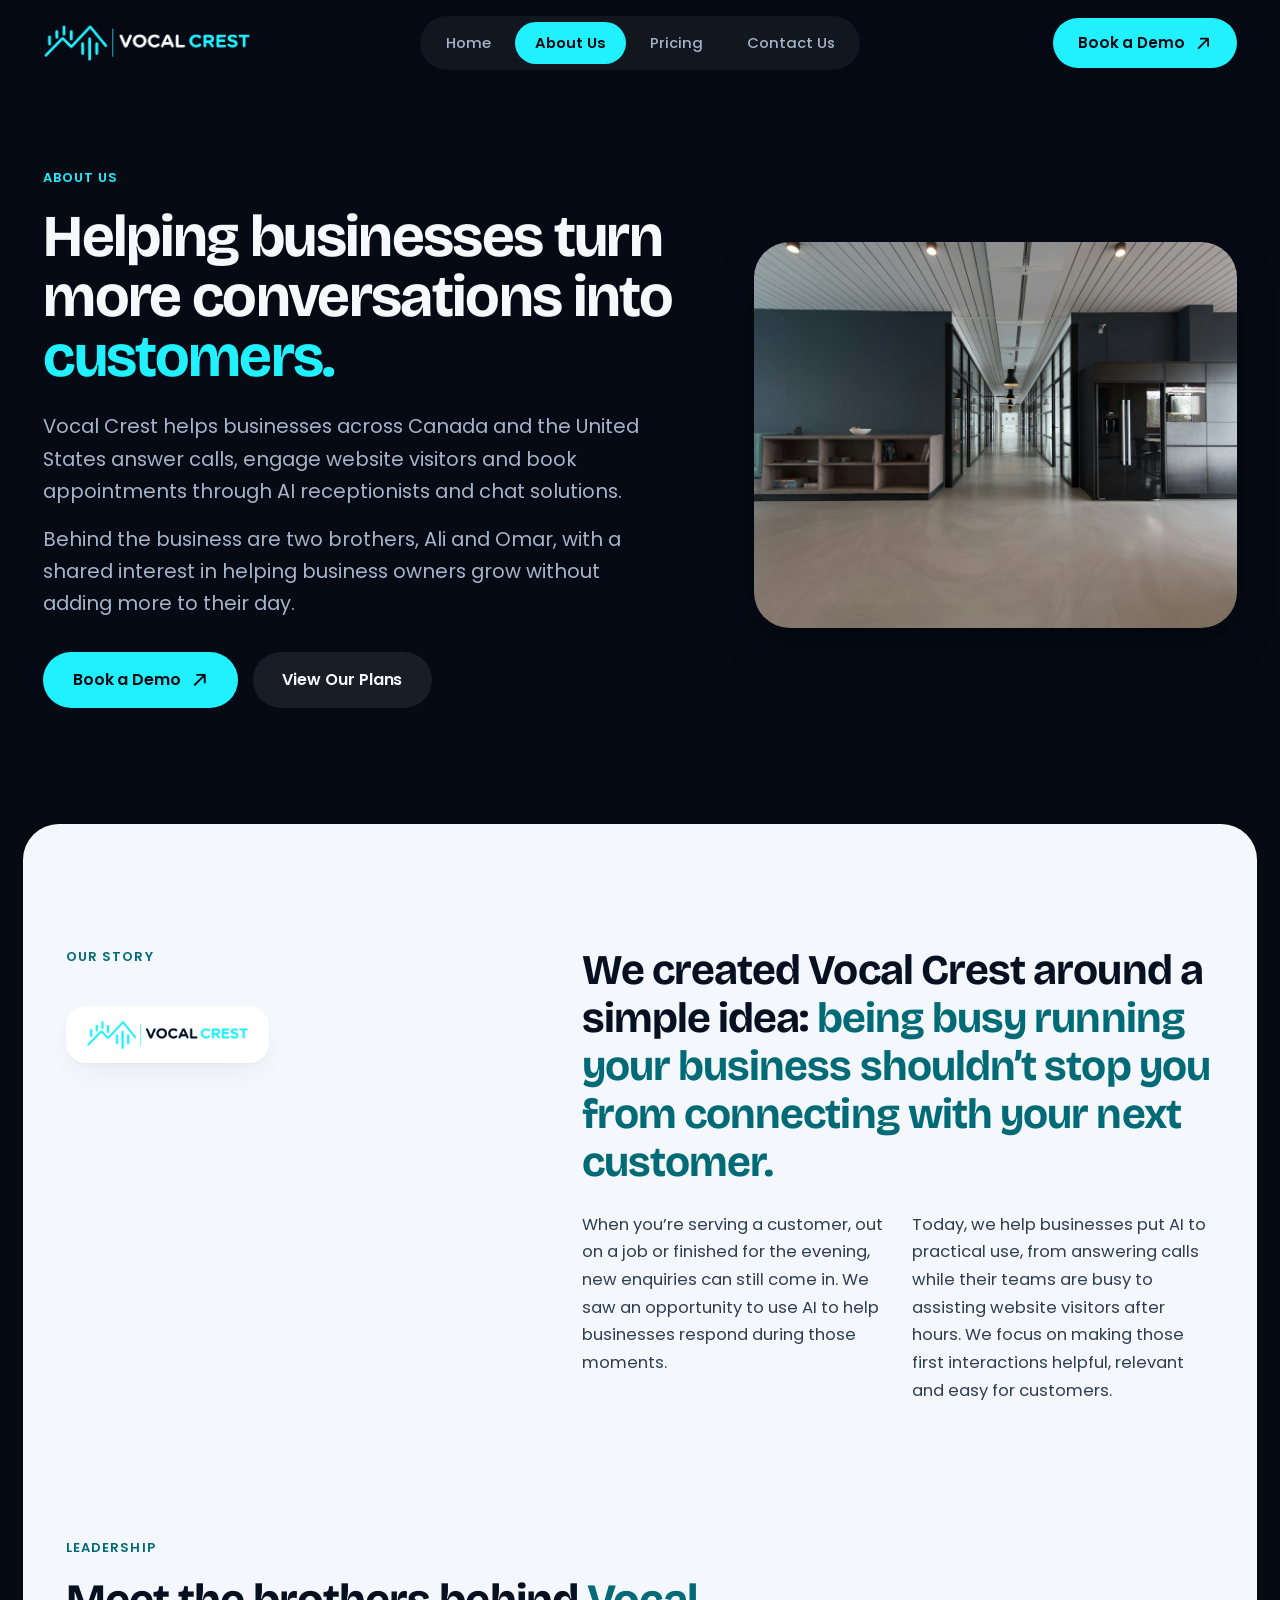
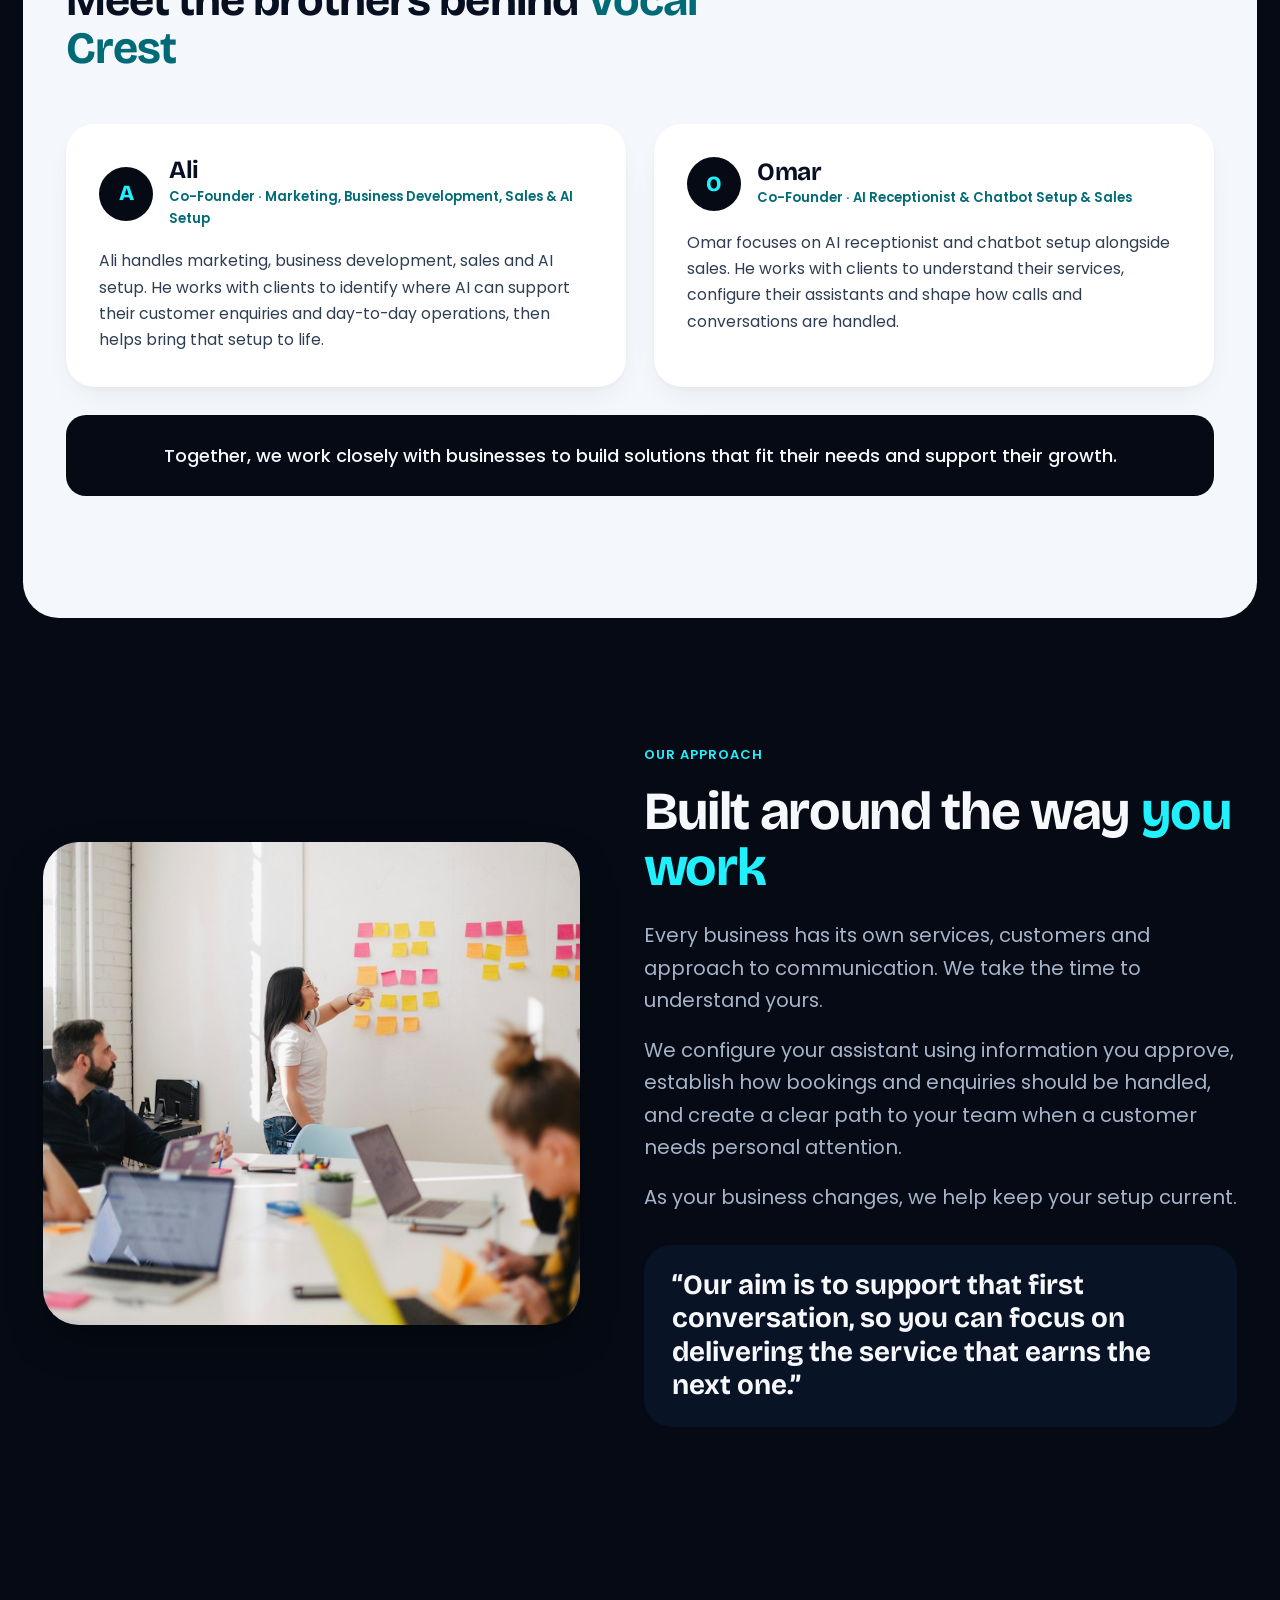
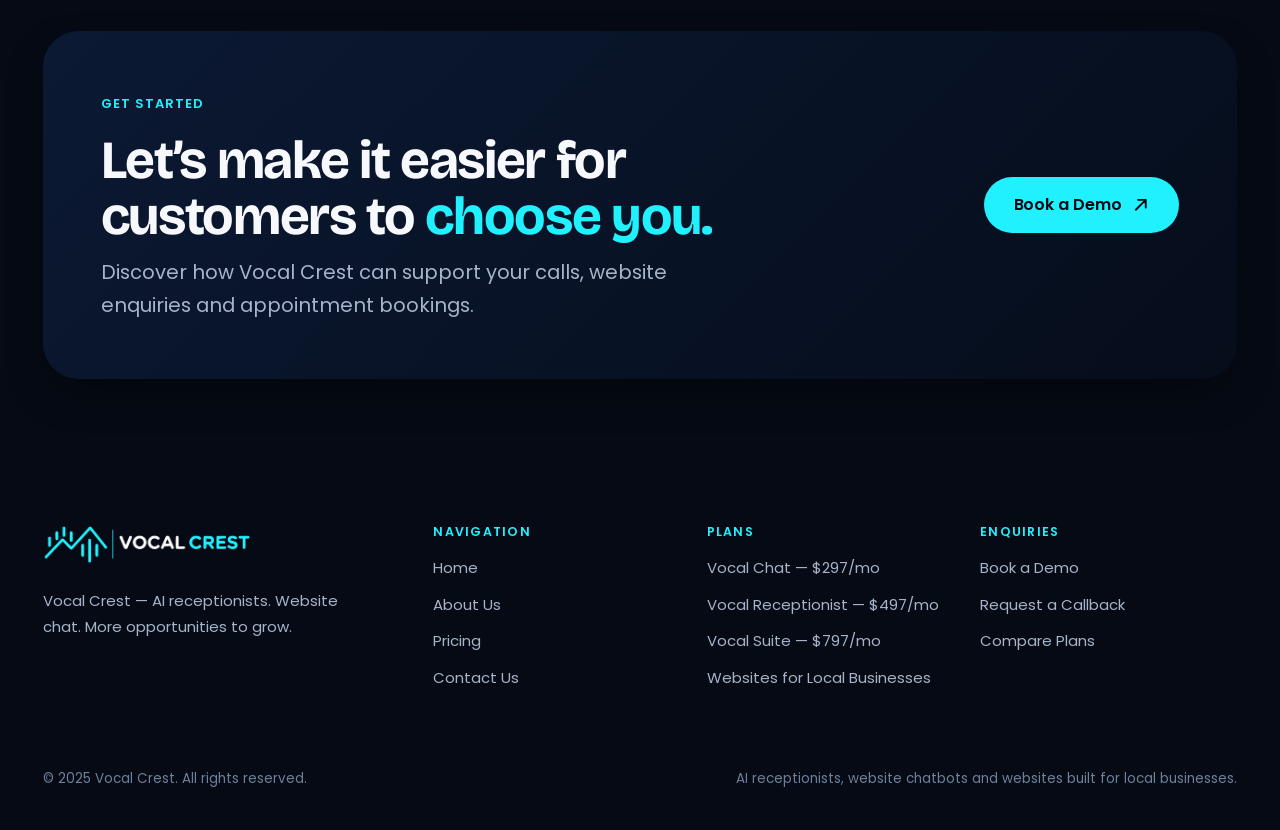
<file: about.html>
<!DOCTYPE html>
<html lang="en">
<head>
  <meta charset="UTF-8">
  <meta name="viewport" content="width=device-width, initial-scale=1.0">
  <title>About Us | Vocal Crest</title>
  <meta name="description" content="Learn how Vocal Crest helps local businesses turn incoming calls and website visits into booked appointments with managed AI receptionists, website chatbots, and websites.">
  <meta name="theme-color" content="#050A14">
  <link rel="icon" type="image/png" href="assets/images/favicon.png">

  <!-- Google Fonts: Poppins + Bricolage Grotesque -->
  <link rel="preconnect" href="https://fonts.googleapis.com">
  <link rel="preconnect" href="https://fonts.gstatic.com" crossorigin>
  <link href="https://fonts.googleapis.com/css2?family=Bricolage+Grotesque:opsz,wght@12..96,600..800&family=Poppins:wght@300;400;500;600;700&display=swap" rel="stylesheet">

  <link rel="stylesheet" href="assets/css/styles.css">
</head>
<body>
  <a href="#main-content" class="skip-link">Skip to main content</a>

  <!-- Dark Sticky Header -->
  <header class="site-header" data-header>
    <div class="container site-header__inner">
      <a href="/" class="brand" aria-label="Vocal Crest Home">
        <img src="assets/images/vocal-crest-logo.png" alt="Vocal Crest logo" width="210" height="39">
      </a>

      <nav class="nav" aria-label="Primary Navigation">
        <ul class="nav__list">
          <li><a href="/" class="nav__link">Home</a></li>
          <li><a href="/about" class="nav__link" aria-current="page">About Us</a></li>
          <li><a href="/pricing" class="nav__link">Pricing</a></li>
          <li><a href="/contact" class="nav__link">Contact Us</a></li>
        </ul>
      </nav>

      <div class="site-header__cta">
        <a href="/contact?intent=demo" class="btn btn--primary">
          <span>Book a Demo</span>
          <svg class="btn__ico" viewBox="0 0 16 16" fill="none" stroke="currentColor" stroke-width="1.75" aria-hidden="true">
            <path d="M3.5 12.5L12.5 3.5M12.5 3.5H5.5M12.5 3.5V10.5" stroke-linecap="round" stroke-linejoin="round"/>
          </svg>
        </a>
      </div>

      <button type="button" class="menu-btn" data-menu-btn aria-expanded="false" aria-controls="mobile-drawer" aria-label="Toggle navigation menu">
        <span>Menu</span>
        <span class="menu-btn__lines" aria-hidden="true">
          <span></span>
          <span></span>
          <span></span>
        </span>
      </button>
    </div>

    <div id="mobile-drawer" class="mobile-drawer" data-mobile-drawer hidden>
      <ul class="mobile-drawer__list">
        <li><a href="/" class="mobile-drawer__link">Home</a></li>
        <li><a href="/about" class="mobile-drawer__link" aria-current="page">About Us</a></li>
        <li><a href="/pricing" class="mobile-drawer__link">Pricing</a></li>
        <li><a href="/contact" class="mobile-drawer__link">Contact Us</a></li>
      </ul>
      <a href="/contact?intent=demo" class="btn btn--primary btn--full">
        <span>Book a Demo</span>
      </a>
    </div>
  </header>

  <main id="main-content">

    <!-- 1. Dark Page Hero: About Us -->
    <section class="page-hero" aria-labelledby="about-hero-heading">
      <div class="container">
        <div class="page-hero__grid">
          <div>
            <span class="eyebrow">About Us</span>
            <h1 id="about-hero-heading" class="display-hero">
              Helping businesses turn more conversations into <span class="text-cyan">customers.</span>
            </h1>
            <div class="about-hero__copy">
              <p class="lead">
                Vocal Crest helps businesses across Canada and the United States answer calls, engage website visitors and book appointments through AI receptionists and chat solutions.
              </p>
              <p class="lead about-hero__sublead">
                Behind the business are two brothers, Ali and Omar, with a shared interest in helping business owners grow without adding more to their day.
              </p>
            </div>
            <div class="hero__actions" style="margin-top: 2rem;">
              <a href="/contact?intent=demo" class="btn btn--primary btn--lg">
                <span>Book a Demo</span>
                <svg class="btn__ico" viewBox="0 0 16 16" fill="none" stroke="currentColor" stroke-width="1.75" aria-hidden="true">
                  <path d="M3.5 12.5L12.5 3.5M12.5 3.5H5.5M12.5 3.5V10.5" stroke-linecap="round" stroke-linejoin="round"/>
                </svg>
              </a>
              <a href="/pricing" class="btn btn--outline-light btn--lg">
                <span>View Our Plans</span>
              </a>
            </div>
          </div>

          <figure class="page-hero__media">
            <img src="assets/images/about-workspace.jpg" alt="Vocal Crest workspace" width="600" height="480">
          </figure>
        </div>
      </div>
    </section>

    <!-- 2. Crisp Light Stage: Our story & Meet the brothers behind Vocal Crest -->
    <section class="panel--light inset-stage" aria-labelledby="story-heading" style="margin-top: 2.5rem;">
      <div class="container">
        <!-- Our story -->
        <div class="value-intro">
          <div class="value-intro__brand">
            <span class="eyebrow">Our story</span>
            <div class="value-intro__logo">
              <img src="assets/images/vocal-crest-logo-light.png" alt="Vocal Crest dark logo mark" width="180" height="33" loading="lazy">
            </div>
          </div>

          <div>
            <h2 id="story-heading" class="value-intro__statement">
              We created Vocal Crest around a simple idea: <span class="text-cyan">being busy running your business shouldn’t stop you from connecting with your next customer.</span>
            </h2>
            <div class="value-intro__body">
              <p>
                When you’re serving a customer, out on a job or finished for the evening, new enquiries can still come in. We saw an opportunity to use AI to help businesses respond during those moments.
              </p>
              <p>
                Today, we help businesses put AI to practical use, from answering calls while their teams are busy to assisting website visitors after hours. We focus on making those first interactions helpful, relevant and easy for customers.
              </p>
            </div>
          </div>
        </div>

        <!-- Meet the brothers behind Vocal Crest -->
        <div class="founders-section">
          <div class="sec-head">
            <div>
              <span class="eyebrow">Leadership</span>
              <h2 class="display-2">Meet the brothers behind <span class="text-cyan">Vocal Crest</span></h2>
            </div>
          </div>

          <div class="founders-grid">
            <article class="founder-card">
              <div class="founder-card__top">
                <div class="founder-card__avatar" aria-hidden="true">A</div>
                <div>
                  <h3 class="founder-card__name">Ali</h3>
                  <span class="founder-card__role">Co-Founder · Marketing, Business Development, Sales &amp; AI Setup</span>
                </div>
              </div>
              <p class="founder-card__bio">
                Ali handles marketing, business development, sales and AI setup. He works with clients to identify where AI can support their customer enquiries and day-to-day operations, then helps bring that setup to life.
              </p>
            </article>

            <article class="founder-card">
              <div class="founder-card__top">
                <div class="founder-card__avatar" aria-hidden="true">O</div>
                <div>
                  <h3 class="founder-card__name">Omar</h3>
                  <span class="founder-card__role">Co-Founder · AI Receptionist &amp; Chatbot Setup &amp; Sales</span>
                </div>
              </div>
              <p class="founder-card__bio">
                Omar focuses on AI receptionist and chatbot setup alongside sales. He works with clients to understand their services, configure their assistants and shape how calls and conversations are handled.
              </p>
            </article>
          </div>

          <div class="founders-together">
            <p>
              Together, we work closely with businesses to build solutions that fit their needs and support their growth.
            </p>
          </div>
        </div>
      </div>
    </section>

    <!-- 3. Dark Section: Built around the way you work -->
    <section class="section" aria-labelledby="way-you-work-heading">
      <div class="container">
        <div class="credibility-grid">
          <figure class="credibility-media">
            <img src="assets/images/client-meeting.jpg" alt="Vocal Crest working closely with business owners" width="580" height="440" loading="lazy">
          </figure>

          <div>
            <span class="eyebrow">Our Approach</span>
            <h2 id="way-you-work-heading" class="display-1" style="margin-bottom: 1.5rem;">
              Built around the way <span class="text-cyan">you work</span>
            </h2>
            <div class="credibility-copy">
              <p class="lead">
                Every business has its own services, customers and approach to communication. We take the time to understand yours.
              </p>
              <p class="lead">
                We configure your assistant using information you approve, establish how bookings and enquiries should be handled, and create a clear path to your team when a customer needs personal attention.
              </p>
              <p class="lead">
                As your business changes, we help keep your setup current.
              </p>
            </div>

            <div class="credibility-quote">
              <p>“Our aim is to support that first conversation, so you can focus on delivering the service that earns the next one.”</p>
            </div>
          </div>
        </div>
      </div>
    </section>

    <!-- 4. Closing CTA -->
    <section class="section section--tight" aria-labelledby="about-cta-heading">
      <div class="container">
        <div class="cta-banner">
          <div class="cta-banner__content">
            <span class="eyebrow">Get Started</span>
            <h2 id="about-cta-heading" class="display-1">Let’s make it easier for customers to <span class="text-cyan">choose you.</span></h2>
            <p class="lead">
              Discover how Vocal Crest can support your calls, website enquiries and appointment bookings.
            </p>
          </div>
          <div class="cta-banner__actions">
            <a href="/contact?intent=demo" class="btn btn--primary btn--lg">
              <span>Book a Demo</span>
              <svg class="btn__ico" viewBox="0 0 16 16" fill="none" stroke="currentColor" stroke-width="1.75" aria-hidden="true">
                <path d="M3.5 12.5L12.5 3.5M12.5 3.5H5.5M12.5 3.5V10.5" stroke-linecap="round" stroke-linejoin="round"/>
              </svg>
            </a>
          </div>
        </div>
      </div>
    </section>

  </main>

  <!-- Dark Footer -->
  <footer class="site-footer">
    <div class="container">
      <div class="site-footer__grid">
        <div class="site-footer__brand">
          <a href="/" class="brand" aria-label="Vocal Crest Home">
            <img src="assets/images/vocal-crest-logo.png" alt="Vocal Crest logo" width="195" height="36" loading="lazy">
          </a>
          <p>Vocal Crest — AI receptionists. Website chat. More opportunities to grow.</p>
        </div>

        <div>
          <h3 class="site-footer__heading">Navigation</h3>
          <ul class="site-footer__list">
            <li><a href="/">Home</a></li>
            <li><a href="/about">About Us</a></li>
            <li><a href="/pricing">Pricing</a></li>
            <li><a href="/contact">Contact Us</a></li>
          </ul>
        </div>

        <div>
          <h3 class="site-footer__heading">Plans</h3>
          <ul class="site-footer__list">
            <li><a href="/pricing#vocal-chat">Vocal Chat — $297/mo</a></li>
            <li><a href="/pricing#vocal-receptionist">Vocal Receptionist — $497/mo</a></li>
            <li><a href="/pricing#vocal-suite">Vocal Suite — $797/mo</a></li>
            <li><a href="/contact?service=website">Websites for Local Businesses</a></li>
          </ul>
        </div>

        <div>
          <h3 class="site-footer__heading">Enquiries</h3>
          <ul class="site-footer__list">
            <li><a href="/contact?intent=demo">Book a Demo</a></li>
            <li><a href="/contact">Request a Callback</a></li>
            <li><a href="/pricing">Compare Plans</a></li>
          </ul>
        </div>
      </div>

      <div class="site-footer__bottom">
        <p>&copy; 2025 Vocal Crest. All rights reserved.</p>
        <p>AI receptionists, website chatbots and websites built for local businesses.</p>
      </div>
    </div>
  </footer>

  <script src="assets/js/main.js" defer></script>
</body>
</html>
</file>
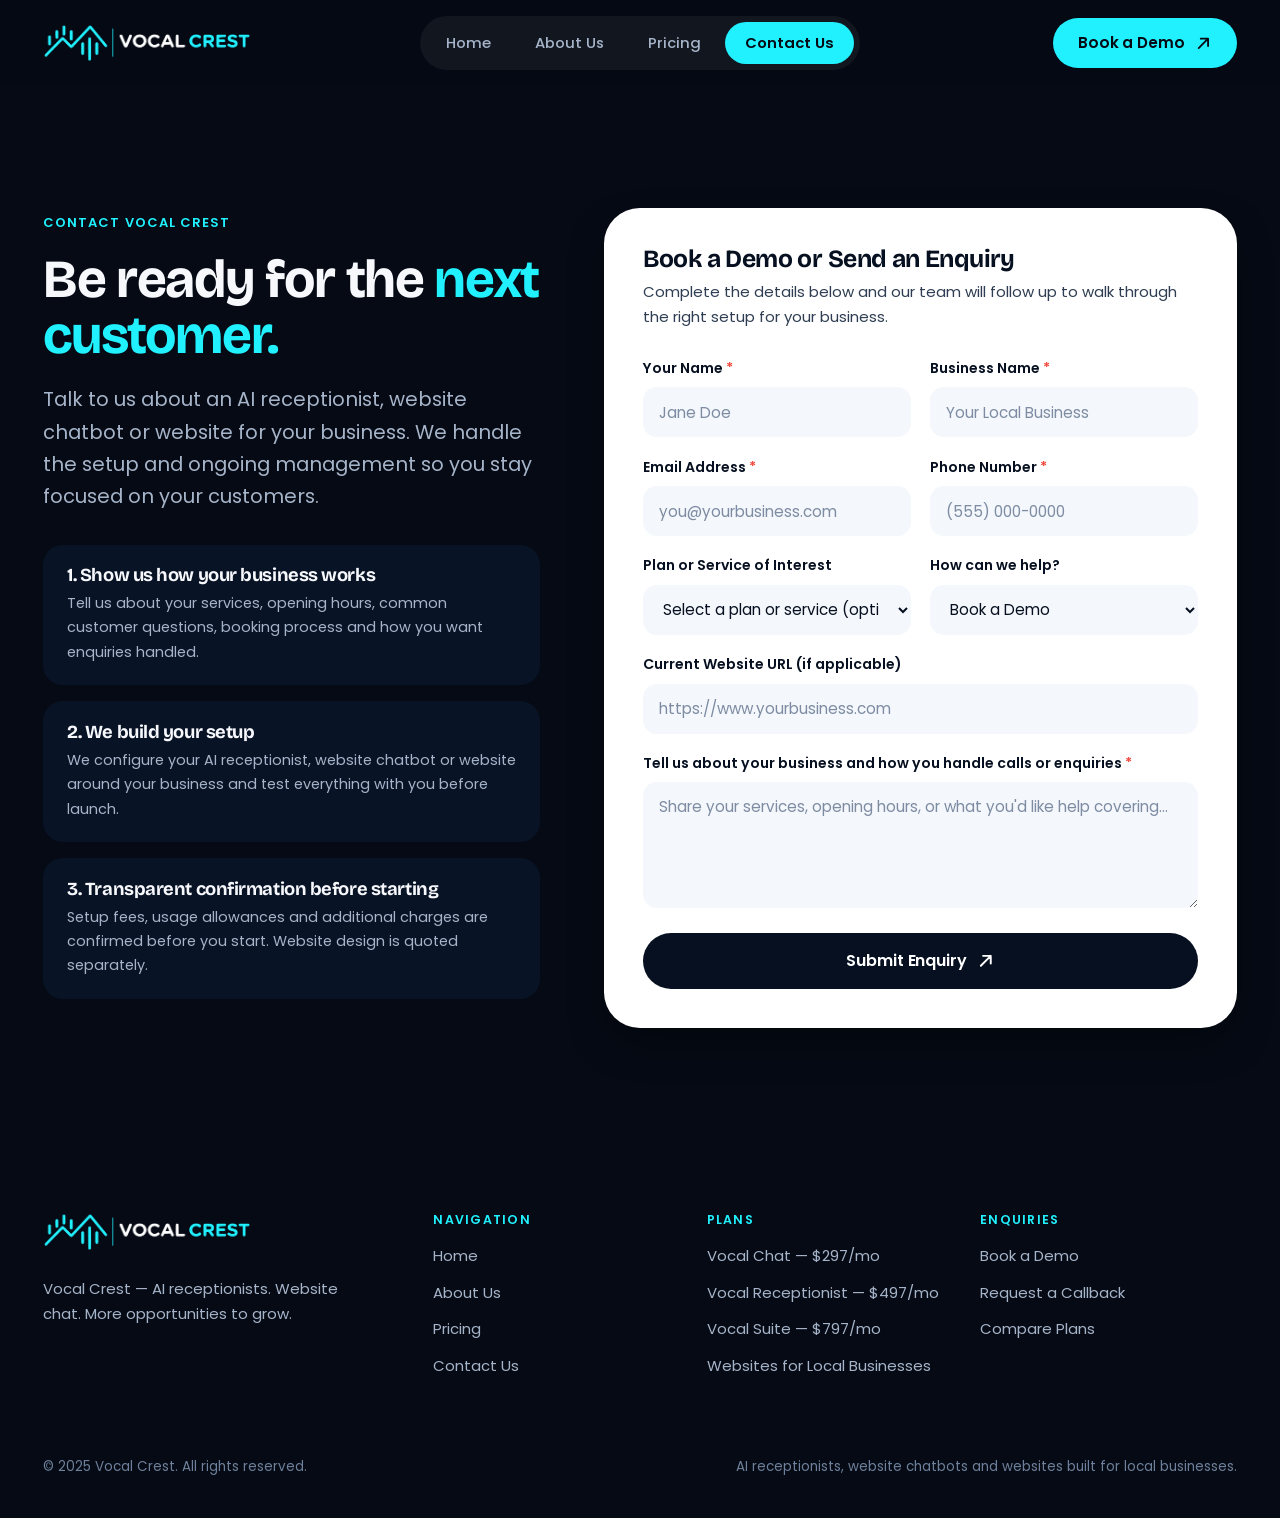
<file: contact.html>
<!DOCTYPE html>
<html lang="en">
<head>
  <meta charset="UTF-8">
  <meta name="viewport" content="width=device-width, initial-scale=1.0">
  <title>Contact Us | Vocal Crest</title>
  <meta name="description" content="Be ready for the next customer. Talk to Vocal Crest about an AI receptionist, website chatbot, or website for your business.">
  <meta name="theme-color" content="#050A14">
  <link rel="icon" type="image/png" href="assets/images/favicon.png">

  <!-- Google Fonts: Poppins + Bricolage Grotesque -->
  <link rel="preconnect" href="https://fonts.googleapis.com">
  <link rel="preconnect" href="https://fonts.gstatic.com" crossorigin>
  <link href="https://fonts.googleapis.com/css2?family=Bricolage+Grotesque:opsz,wght@12..96,600..800&family=Poppins:wght@300;400;500;600;700&display=swap" rel="stylesheet">

  <link rel="stylesheet" href="assets/css/styles.css">
</head>
<body>
  <a href="#main-content" class="skip-link">Skip to main content</a>

  <!-- Dark Sticky Header -->
  <header class="site-header" data-header>
    <div class="container site-header__inner">
      <a href="/" class="brand" aria-label="Vocal Crest Home">
        <img src="assets/images/vocal-crest-logo.png" alt="Vocal Crest logo" width="210" height="39">
      </a>

      <nav class="nav" aria-label="Primary Navigation">
        <ul class="nav__list">
          <li><a href="/" class="nav__link">Home</a></li>
          <li><a href="/about" class="nav__link">About Us</a></li>
          <li><a href="/pricing" class="nav__link">Pricing</a></li>
          <li><a href="/contact" class="nav__link" aria-current="page">Contact Us</a></li>
        </ul>
      </nav>

      <div class="site-header__cta">
        <a href="/contact?intent=demo" class="btn btn--primary">
          <span>Book a Demo</span>
          <svg class="btn__ico" viewBox="0 0 16 16" fill="none" stroke="currentColor" stroke-width="1.75" aria-hidden="true">
            <path d="M3.5 12.5L12.5 3.5M12.5 3.5H5.5M12.5 3.5V10.5" stroke-linecap="round" stroke-linejoin="round"/>
          </svg>
        </a>
      </div>

      <button type="button" class="menu-btn" data-menu-btn aria-expanded="false" aria-controls="mobile-drawer" aria-label="Toggle navigation menu">
        <span>Menu</span>
        <span class="menu-btn__lines" aria-hidden="true">
          <span></span>
          <span></span>
          <span></span>
        </span>
      </button>
    </div>

    <div id="mobile-drawer" class="mobile-drawer" data-mobile-drawer hidden>
      <ul class="mobile-drawer__list">
        <li><a href="/" class="mobile-drawer__link">Home</a></li>
        <li><a href="/about" class="mobile-drawer__link">About Us</a></li>
        <li><a href="/pricing" class="mobile-drawer__link">Pricing</a></li>
        <li><a href="/contact" class="mobile-drawer__link" aria-current="page">Contact Us</a></li>
      </ul>
      <a href="/contact?intent=demo" class="btn btn--primary btn--full">
        <span>Book a Demo</span>
      </a>
    </div>
  </header>

  <main id="main-content">

    <!-- 1. Contact Section (Editorial Split + Form Stage) -->
    <section class="section" aria-labelledby="contact-heading">
      <div class="container">
        <div class="contact-layout">
          <div>
            <span class="eyebrow">Contact Vocal Crest</span>
            <h1 id="contact-heading" class="display-1">
              Be ready for the <span class="text-cyan">next customer.</span>
            </h1>
            <p class="lead" style="margin-top: 1.25rem;">
              Talk to us about an AI receptionist, website chatbot or website for your business. We handle the setup and ongoing management so you stay focused on your customers.
            </p>

            <div class="contact-info-list">
              <div class="contact-info-card">
                <h3>1. Show us how your business works</h3>
                <p>Tell us about your services, opening hours, common customer questions, booking process and how you want enquiries handled.</p>
              </div>
              <div class="contact-info-card">
                <h3>2. We build your setup</h3>
                <p>We configure your AI receptionist, website chatbot or website around your business and test everything with you before launch.</p>
              </div>
              <div class="contact-info-card">
                <h3>3. Transparent confirmation before starting</h3>
                <p>Setup fees, usage allowances and additional charges are confirmed before you start. Website design is quoted separately.</p>
              </div>
            </div>
          </div>

          <!-- Crisp White Form Stage -->
          <div class="form-stage">
            <h2>Book a Demo or Send an Enquiry</h2>
            <p class="form-stage__sub">
              Complete the details below and our team will follow up to walk through the right setup for your business.
            </p>

            <div data-selected-plan-banner hidden style="margin-bottom: 1.25rem; padding: 0.85rem 1.1rem; border-radius: 12px; background: #E3FAFC; border: 1px solid #9AE6F0; color: #005A64; font-size: 0.9rem;">
              Selected plan / service: <strong data-selected-plan-name></strong>
            </div>

            <form data-contact-form novalidate>
              <div class="form-grid">
                <div class="field">
                  <label for="full-name">Your Name <span class="req" aria-hidden="true">*</span></label>
                  <input type="text" id="full-name" name="fullName" autocomplete="name" placeholder="Jane Doe" required aria-describedby="full-name-error">
                  <span id="full-name-error" class="field__error" role="alert"></span>
                </div>

                <div class="field">
                  <label for="business-name">Business Name <span class="req" aria-hidden="true">*</span></label>
                  <input type="text" id="business-name" name="businessName" autocomplete="organization" placeholder="Your Local Business" required aria-describedby="business-name-error">
                  <span id="business-name-error" class="field__error" role="alert"></span>
                </div>

                <div class="field">
                  <label for="email">Email Address <span class="req" aria-hidden="true">*</span></label>
                  <input type="email" id="email" name="email" autocomplete="email" placeholder="you@yourbusiness.com" required aria-describedby="email-error">
                  <span id="email-error" class="field__error" role="alert"></span>
                </div>

                <div class="field">
                  <label for="phone">Phone Number <span class="req" aria-hidden="true">*</span></label>
                  <input type="tel" id="phone" name="phone" autocomplete="tel" placeholder="(555) 000-0000" required aria-describedby="phone-error">
                  <span id="phone-error" class="field__error" role="alert"></span>
                </div>

                <div class="field">
                  <label for="plan">Plan or Service of Interest</label>
                  <select id="plan" name="plan">
                    <option value="">Select a plan or service (optional)</option>
                    <option value="vocal-chat">Vocal Chat — $297/month</option>
                    <option value="vocal-receptionist">Vocal Receptionist — $497/month</option>
                    <option value="vocal-suite">Vocal Suite — $797/month</option>
                    <option value="website">Websites for Local Businesses (Quoted Separately)</option>
                  </select>
                </div>

                <div class="field">
                  <label for="enquiry-type">How can we help?</label>
                  <select id="enquiry-type" name="enquiryType">
                    <option value="demo">Book a Demo</option>
                    <option value="pricing">Plan &amp; Setup Enquiry</option>
                    <option value="website-review">Review My Existing Website</option>
                    <option value="new-website">Build a New Website</option>
                  </select>
                </div>

                <div class="field field--full">
                  <label for="website-url">Current Website URL (if applicable)</label>
                  <input type="url" id="website-url" name="websiteUrl" placeholder="https://www.yourbusiness.com">
                </div>

                <div class="field field--full">
                  <label for="message">Tell us about your business and how you handle calls or enquiries <span class="req" aria-hidden="true">*</span></label>
                  <textarea id="message" name="message" placeholder="Share your services, opening hours, or what you'd like help covering..." required aria-describedby="message-error"></textarea>
                  <span id="message-error" class="field__error" role="alert"></span>
                </div>

                <div class="field field--full" style="margin-top: 0.4rem;">
                  <button type="submit" class="btn btn--dark btn--lg btn--full">
                    <span>Submit Enquiry</span>
                    <svg class="btn__ico" viewBox="0 0 16 16" fill="none" stroke="currentColor" stroke-width="1.75" aria-hidden="true">
                      <path d="M3.5 12.5L12.5 3.5M12.5 3.5H5.5M12.5 3.5V10.5" stroke-linecap="round" stroke-linejoin="round"/>
                    </svg>
                  </button>
                </div>
              </div>

              <div id="form-status" class="form-status" role="status" aria-live="polite" tabindex="-1" hidden></div>
            </form>
          </div>
        </div>
      </div>
    </section>

  </main>

  <!-- Dark Footer -->
  <footer class="site-footer">
    <div class="container">
      <div class="site-footer__grid">
        <div class="site-footer__brand">
          <a href="/" class="brand" aria-label="Vocal Crest Home">
            <img src="assets/images/vocal-crest-logo.png" alt="Vocal Crest logo" width="195" height="36" loading="lazy">
          </a>
          <p>Vocal Crest — AI receptionists. Website chat. More opportunities to grow.</p>
        </div>

        <div>
          <h3 class="site-footer__heading">Navigation</h3>
          <ul class="site-footer__list">
            <li><a href="/">Home</a></li>
            <li><a href="/about">About Us</a></li>
            <li><a href="/pricing">Pricing</a></li>
            <li><a href="/contact">Contact Us</a></li>
          </ul>
        </div>

        <div>
          <h3 class="site-footer__heading">Plans</h3>
          <ul class="site-footer__list">
            <li><a href="/pricing#vocal-chat">Vocal Chat — $297/mo</a></li>
            <li><a href="/pricing#vocal-receptionist">Vocal Receptionist — $497/mo</a></li>
            <li><a href="/pricing#vocal-suite">Vocal Suite — $797/mo</a></li>
            <li><a href="/contact?service=website">Websites for Local Businesses</a></li>
          </ul>
        </div>

        <div>
          <h3 class="site-footer__heading">Enquiries</h3>
          <ul class="site-footer__list">
            <li><a href="/contact?intent=demo">Book a Demo</a></li>
            <li><a href="/contact">Request a Callback</a></li>
            <li><a href="/pricing">Compare Plans</a></li>
          </ul>
        </div>
      </div>

      <div class="site-footer__bottom">
        <p>&copy; 2025 Vocal Crest. All rights reserved.</p>
        <p>AI receptionists, website chatbots and websites built for local businesses.</p>
      </div>
    </div>
  </footer>

  <script src="assets/js/main.js" defer></script>
</body>
</html>
</file>
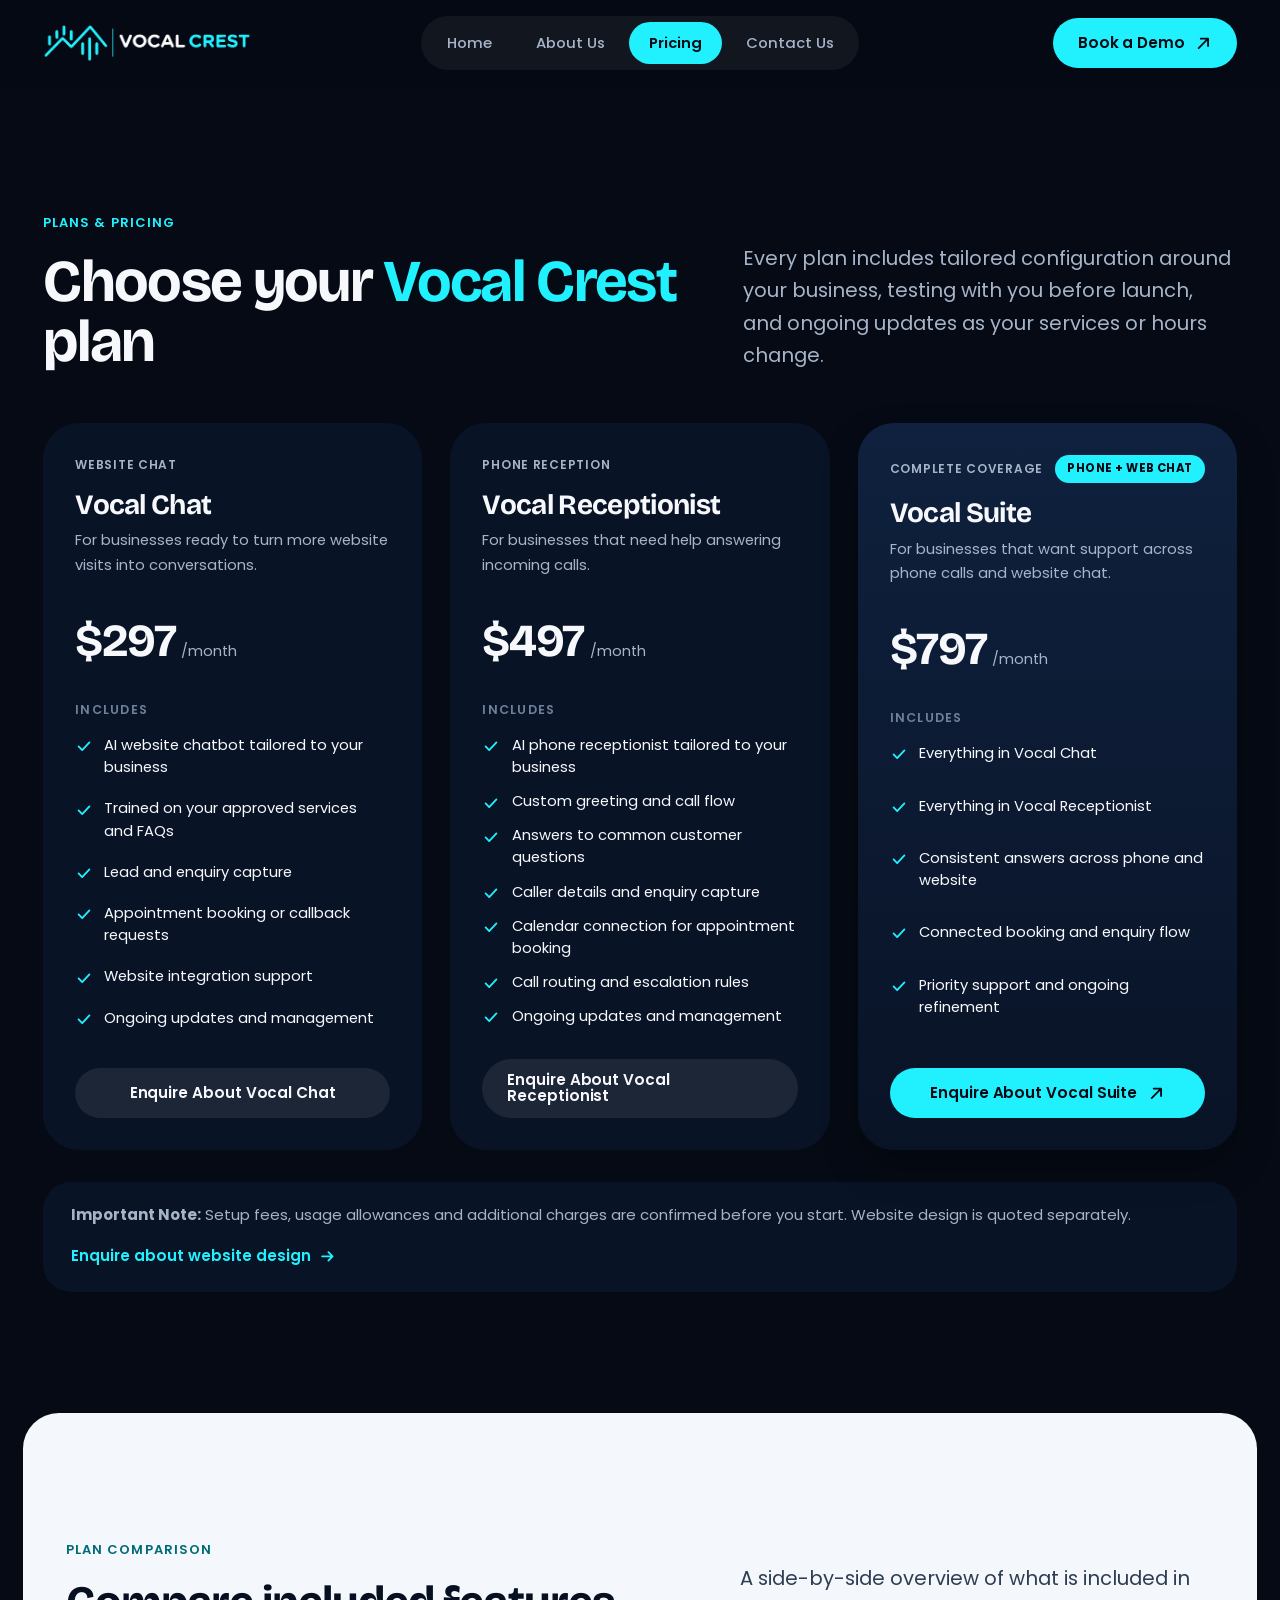
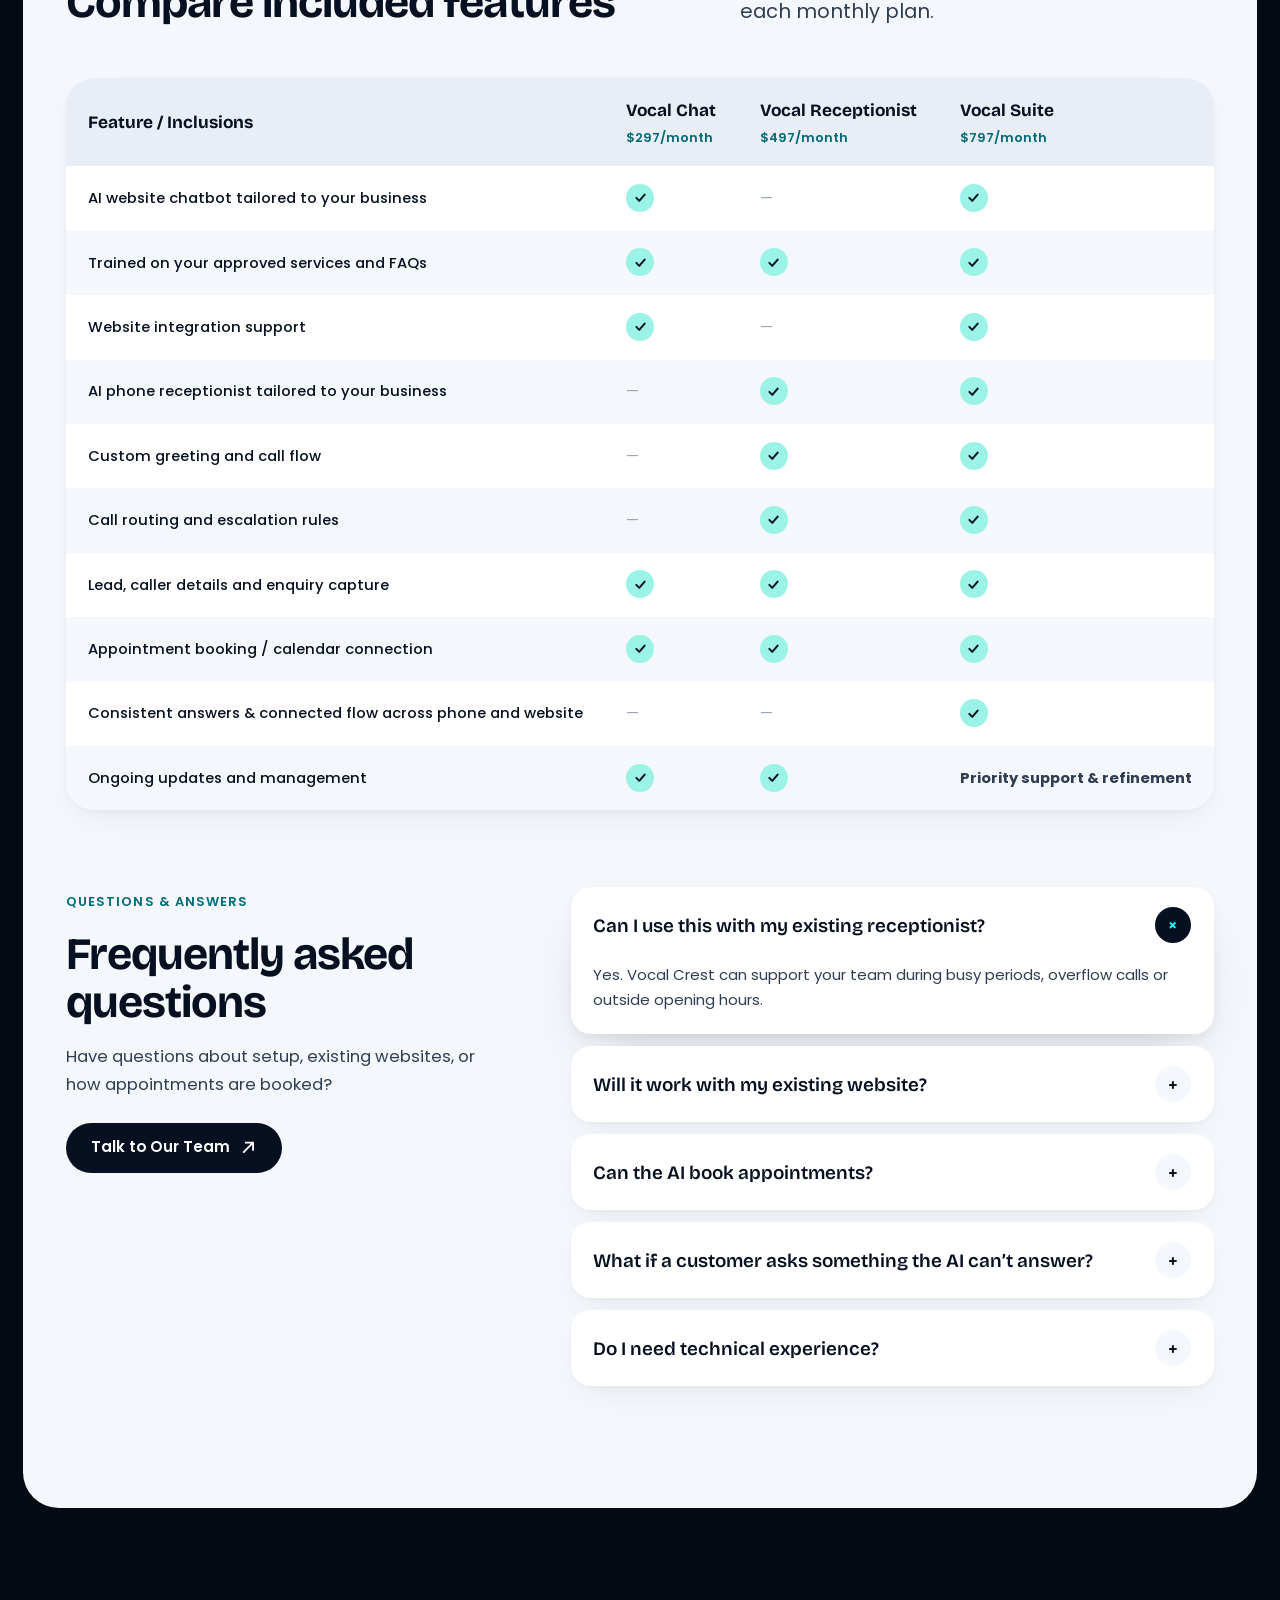
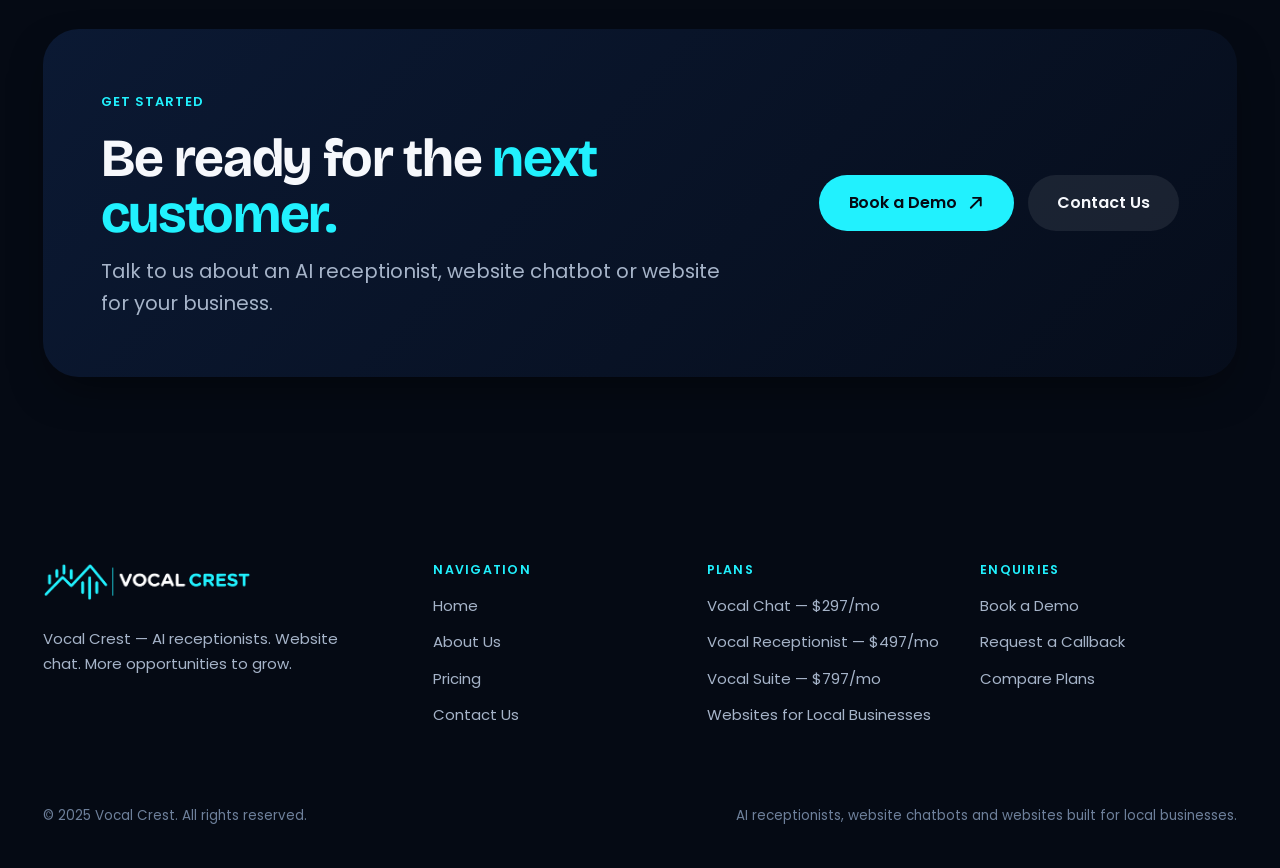
<file: pricing.html>
<!DOCTYPE html>
<html lang="en">
<head>
  <meta charset="UTF-8">
  <meta name="viewport" content="width=device-width, initial-scale=1.0">
  <title>Pricing | Vocal Crest Plans</title>
  <meta name="description" content="Choose your Vocal Crest plan: Vocal Chat ($297/month), Vocal Receptionist ($497/month), or Vocal Suite ($797/month). Managed setup and ongoing support included.">
  <meta name="theme-color" content="#050A14">
  <link rel="icon" type="image/png" href="assets/images/favicon.png">

  <!-- Google Fonts: Poppins + Bricolage Grotesque -->
  <link rel="preconnect" href="https://fonts.googleapis.com">
  <link rel="preconnect" href="https://fonts.gstatic.com" crossorigin>
  <link href="https://fonts.googleapis.com/css2?family=Bricolage+Grotesque:opsz,wght@12..96,600..800&family=Poppins:wght@300;400;500;600;700&display=swap" rel="stylesheet">

  <link rel="stylesheet" href="assets/css/styles.css">
</head>
<body>
  <a href="#main-content" class="skip-link">Skip to main content</a>

  <!-- Dark Sticky Header -->
  <header class="site-header" data-header>
    <div class="container site-header__inner">
      <a href="/" class="brand" aria-label="Vocal Crest Home">
        <img src="assets/images/vocal-crest-logo.png" alt="Vocal Crest logo" width="210" height="39">
      </a>

      <nav class="nav" aria-label="Primary Navigation">
        <ul class="nav__list">
          <li><a href="/" class="nav__link">Home</a></li>
          <li><a href="/about" class="nav__link">About Us</a></li>
          <li><a href="/pricing" class="nav__link" aria-current="page">Pricing</a></li>
          <li><a href="/contact" class="nav__link">Contact Us</a></li>
        </ul>
      </nav>

      <div class="site-header__cta">
        <a href="/contact?intent=demo" class="btn btn--primary">
          <span>Book a Demo</span>
          <svg class="btn__ico" viewBox="0 0 16 16" fill="none" stroke="currentColor" stroke-width="1.75" aria-hidden="true">
            <path d="M3.5 12.5L12.5 3.5M12.5 3.5H5.5M12.5 3.5V10.5" stroke-linecap="round" stroke-linejoin="round"/>
          </svg>
        </a>
      </div>

      <button type="button" class="menu-btn" data-menu-btn aria-expanded="false" aria-controls="mobile-drawer" aria-label="Toggle navigation menu">
        <span>Menu</span>
        <span class="menu-btn__lines" aria-hidden="true">
          <span></span>
          <span></span>
          <span></span>
        </span>
      </button>
    </div>

    <div id="mobile-drawer" class="mobile-drawer" data-mobile-drawer hidden>
      <ul class="mobile-drawer__list">
        <li><a href="/" class="mobile-drawer__link">Home</a></li>
        <li><a href="/about" class="mobile-drawer__link">About Us</a></li>
        <li><a href="/pricing" class="mobile-drawer__link" aria-current="page">Pricing</a></li>
        <li><a href="/contact" class="mobile-drawer__link">Contact Us</a></li>
      </ul>
      <a href="/contact?intent=demo" class="btn btn--primary btn--full">
        <span>Book a Demo</span>
      </a>
    </div>
  </header>

  <main id="main-content">

    <!-- 1. Dark Page Hero & 3 Plans -->
    <section class="section" aria-labelledby="pricing-page-heading">
      <div class="container">
        <div class="sec-head">
          <div>
            <span class="eyebrow">Plans &amp; Pricing</span>
            <h1 id="pricing-page-heading" class="display-hero">
              Choose your <span class="text-cyan">Vocal Crest</span> plan
            </h1>
          </div>
          <p class="lead">
            Every plan includes tailored configuration around your business, testing with you before launch, and ongoing updates as your services or hours change.
          </p>
        </div>

        <div class="pricing-grid">
          <!-- Plan 1: Vocal Chat -->
          <article id="vocal-chat" class="plan-card" aria-labelledby="plan-title-chat">
            <div class="plan-card__top">
              <span class="plan-card__tag">Website Chat</span>
            </div>
            <h2 id="plan-title-chat" class="plan-card__name">Vocal Chat</h2>
            <p class="plan-card__desc">For businesses ready to turn more website visits into conversations.</p>
            <div class="plan-card__price">
              <span class="plan-card__amount">$297</span>
              <span class="plan-card__period">/month</span>
            </div>
            <p class="svc-card__label">Includes</p>
            <ul class="plan-card__features">
              <li>
                <svg viewBox="0 0 20 20" fill="none" stroke="currentColor" stroke-width="2" aria-hidden="true"><path d="M4 10.5l4 4 8-8.5" stroke-linecap="round" stroke-linejoin="round"/></svg>
                <span>AI website chatbot tailored to your business</span>
              </li>
              <li>
                <svg viewBox="0 0 20 20" fill="none" stroke="currentColor" stroke-width="2" aria-hidden="true"><path d="M4 10.5l4 4 8-8.5" stroke-linecap="round" stroke-linejoin="round"/></svg>
                <span>Trained on your approved services and FAQs</span>
              </li>
              <li>
                <svg viewBox="0 0 20 20" fill="none" stroke="currentColor" stroke-width="2" aria-hidden="true"><path d="M4 10.5l4 4 8-8.5" stroke-linecap="round" stroke-linejoin="round"/></svg>
                <span>Lead and enquiry capture</span>
              </li>
              <li>
                <svg viewBox="0 0 20 20" fill="none" stroke="currentColor" stroke-width="2" aria-hidden="true"><path d="M4 10.5l4 4 8-8.5" stroke-linecap="round" stroke-linejoin="round"/></svg>
                <span>Appointment booking or callback requests</span>
              </li>
              <li>
                <svg viewBox="0 0 20 20" fill="none" stroke="currentColor" stroke-width="2" aria-hidden="true"><path d="M4 10.5l4 4 8-8.5" stroke-linecap="round" stroke-linejoin="round"/></svg>
                <span>Website integration support</span>
              </li>
              <li>
                <svg viewBox="0 0 20 20" fill="none" stroke="currentColor" stroke-width="2" aria-hidden="true"><path d="M4 10.5l4 4 8-8.5" stroke-linecap="round" stroke-linejoin="round"/></svg>
                <span>Ongoing updates and management</span>
              </li>
            </ul>
            <a href="/contact?plan=vocal-chat" class="btn btn--outline-light btn--full">
              <span>Enquire About Vocal Chat</span>
            </a>
          </article>

          <!-- Plan 2: Vocal Receptionist -->
          <article id="vocal-receptionist" class="plan-card" aria-labelledby="plan-title-receptionist">
            <div class="plan-card__top">
              <span class="plan-card__tag">Phone Reception</span>
            </div>
            <h2 id="plan-title-receptionist" class="plan-card__name">Vocal Receptionist</h2>
            <p class="plan-card__desc">For businesses that need help answering incoming calls.</p>
            <div class="plan-card__price">
              <span class="plan-card__amount">$497</span>
              <span class="plan-card__period">/month</span>
            </div>
            <p class="svc-card__label">Includes</p>
            <ul class="plan-card__features">
              <li>
                <svg viewBox="0 0 20 20" fill="none" stroke="currentColor" stroke-width="2" aria-hidden="true"><path d="M4 10.5l4 4 8-8.5" stroke-linecap="round" stroke-linejoin="round"/></svg>
                <span>AI phone receptionist tailored to your business</span>
              </li>
              <li>
                <svg viewBox="0 0 20 20" fill="none" stroke="currentColor" stroke-width="2" aria-hidden="true"><path d="M4 10.5l4 4 8-8.5" stroke-linecap="round" stroke-linejoin="round"/></svg>
                <span>Custom greeting and call flow</span>
              </li>
              <li>
                <svg viewBox="0 0 20 20" fill="none" stroke="currentColor" stroke-width="2" aria-hidden="true"><path d="M4 10.5l4 4 8-8.5" stroke-linecap="round" stroke-linejoin="round"/></svg>
                <span>Answers to common customer questions</span>
              </li>
              <li>
                <svg viewBox="0 0 20 20" fill="none" stroke="currentColor" stroke-width="2" aria-hidden="true"><path d="M4 10.5l4 4 8-8.5" stroke-linecap="round" stroke-linejoin="round"/></svg>
                <span>Caller details and enquiry capture</span>
              </li>
              <li>
                <svg viewBox="0 0 20 20" fill="none" stroke="currentColor" stroke-width="2" aria-hidden="true"><path d="M4 10.5l4 4 8-8.5" stroke-linecap="round" stroke-linejoin="round"/></svg>
                <span>Calendar connection for appointment booking</span>
              </li>
              <li>
                <svg viewBox="0 0 20 20" fill="none" stroke="currentColor" stroke-width="2" aria-hidden="true"><path d="M4 10.5l4 4 8-8.5" stroke-linecap="round" stroke-linejoin="round"/></svg>
                <span>Call routing and escalation rules</span>
              </li>
              <li>
                <svg viewBox="0 0 20 20" fill="none" stroke="currentColor" stroke-width="2" aria-hidden="true"><path d="M4 10.5l4 4 8-8.5" stroke-linecap="round" stroke-linejoin="round"/></svg>
                <span>Ongoing updates and management</span>
              </li>
            </ul>
            <a href="/contact?plan=vocal-receptionist" class="btn btn--outline-light btn--full">
              <span>Enquire About Vocal Receptionist</span>
            </a>
          </article>

          <!-- Plan 3: Vocal Suite -->
          <article id="vocal-suite" class="plan-card plan-card--featured" aria-labelledby="plan-title-suite">
            <div class="plan-card__top">
              <span class="plan-card__tag">Complete Coverage</span>
              <span class="plan-card__badge">Phone + Web Chat</span>
            </div>
            <h2 id="plan-title-suite" class="plan-card__name">Vocal Suite</h2>
            <p class="plan-card__desc">For businesses that want support across phone calls and website chat.</p>
            <div class="plan-card__price">
              <span class="plan-card__amount">$797</span>
              <span class="plan-card__period">/month</span>
            </div>
            <p class="svc-card__label">Includes</p>
            <ul class="plan-card__features">
              <li>
                <svg viewBox="0 0 20 20" fill="none" stroke="currentColor" stroke-width="2" aria-hidden="true"><path d="M4 10.5l4 4 8-8.5" stroke-linecap="round" stroke-linejoin="round"/></svg>
                <span>Everything in Vocal Chat</span>
              </li>
              <li>
                <svg viewBox="0 0 20 20" fill="none" stroke="currentColor" stroke-width="2" aria-hidden="true"><path d="M4 10.5l4 4 8-8.5" stroke-linecap="round" stroke-linejoin="round"/></svg>
                <span>Everything in Vocal Receptionist</span>
              </li>
              <li>
                <svg viewBox="0 0 20 20" fill="none" stroke="currentColor" stroke-width="2" aria-hidden="true"><path d="M4 10.5l4 4 8-8.5" stroke-linecap="round" stroke-linejoin="round"/></svg>
                <span>Consistent answers across phone and website</span>
              </li>
              <li>
                <svg viewBox="0 0 20 20" fill="none" stroke="currentColor" stroke-width="2" aria-hidden="true"><path d="M4 10.5l4 4 8-8.5" stroke-linecap="round" stroke-linejoin="round"/></svg>
                <span>Connected booking and enquiry flow</span>
              </li>
              <li>
                <svg viewBox="0 0 20 20" fill="none" stroke="currentColor" stroke-width="2" aria-hidden="true"><path d="M4 10.5l4 4 8-8.5" stroke-linecap="round" stroke-linejoin="round"/></svg>
                <span>Priority support and ongoing refinement</span>
              </li>
            </ul>
            <a href="/contact?plan=vocal-suite" class="btn btn--primary btn--full">
              <span>Enquire About Vocal Suite</span>
              <svg class="btn__ico" viewBox="0 0 16 16" fill="none" stroke="currentColor" stroke-width="1.75" aria-hidden="true">
                <path d="M3.5 12.5L12.5 3.5M12.5 3.5H5.5M12.5 3.5V10.5" stroke-linecap="round" stroke-linejoin="round"/>
              </svg>
            </a>
          </article>
        </div>

        <div class="pricing-note-bar">
          <p><strong>Important Note:</strong> Setup fees, usage allowances and additional charges are confirmed before you start. Website design is quoted separately.</p>
          <a href="/contact?service=website" class="link-arrow">
            <span>Enquire about website design</span>
            <svg viewBox="0 0 16 16" fill="none" stroke="currentColor" stroke-width="1.75" aria-hidden="true">
              <path d="M3 8h10M9 4l4 4-4 4" stroke-linecap="round" stroke-linejoin="round"/>
            </svg>
          </a>
        </div>
      </div>
    </section>

    <!-- 2. Crisp Light Plan Comparison & Websites Stage -->
    <section class="panel--light inset-stage" aria-labelledby="compare-heading">
      <div class="container">
        <div class="sec-head">
          <div>
            <span class="eyebrow">Plan Comparison</span>
            <h2 id="compare-heading" class="display-2">Compare included features</h2>
          </div>
          <p class="lead">
            A side-by-side overview of what is included in each monthly plan.
          </p>
        </div>

        <div class="compare-wrap">
          <table class="compare-table">
            <thead>
              <tr>
                <th scope="col">Feature / Inclusions</th>
                <th scope="col">Vocal Chat <span>$297/month</span></th>
                <th scope="col">Vocal Receptionist <span>$497/month</span></th>
                <th scope="col">Vocal Suite <span>$797/month</span></th>
              </tr>
            </thead>
            <tbody>
              <tr>
                <th scope="row">AI website chatbot tailored to your business</th>
                <td><span class="compare-check" aria-label="Included"><svg viewBox="0 0 18 18" fill="none" stroke="currentColor" stroke-width="2.4" stroke-linecap="round" stroke-linejoin="round" aria-hidden="true"><path d="M4 9.5l3.5 3.5L14 5.5"/></svg></span></td>
                <td><span class="compare-dash" aria-label="Not included">&mdash;</span></td>
                <td><span class="compare-check" aria-label="Included"><svg viewBox="0 0 18 18" fill="none" stroke="currentColor" stroke-width="2.4" stroke-linecap="round" stroke-linejoin="round" aria-hidden="true"><path d="M4 9.5l3.5 3.5L14 5.5"/></svg></span></td>
              </tr>
              <tr>
                <th scope="row">Trained on your approved services and FAQs</th>
                <td><span class="compare-check" aria-label="Included"><svg viewBox="0 0 18 18" fill="none" stroke="currentColor" stroke-width="2.4" stroke-linecap="round" stroke-linejoin="round" aria-hidden="true"><path d="M4 9.5l3.5 3.5L14 5.5"/></svg></span></td>
                <td><span class="compare-check" aria-label="Included"><svg viewBox="0 0 18 18" fill="none" stroke="currentColor" stroke-width="2.4" stroke-linecap="round" stroke-linejoin="round" aria-hidden="true"><path d="M4 9.5l3.5 3.5L14 5.5"/></svg></span></td>
                <td><span class="compare-check" aria-label="Included"><svg viewBox="0 0 18 18" fill="none" stroke="currentColor" stroke-width="2.4" stroke-linecap="round" stroke-linejoin="round" aria-hidden="true"><path d="M4 9.5l3.5 3.5L14 5.5"/></svg></span></td>
              </tr>
              <tr>
                <th scope="row">Website integration support</th>
                <td><span class="compare-check" aria-label="Included"><svg viewBox="0 0 18 18" fill="none" stroke="currentColor" stroke-width="2.4" stroke-linecap="round" stroke-linejoin="round" aria-hidden="true"><path d="M4 9.5l3.5 3.5L14 5.5"/></svg></span></td>
                <td><span class="compare-dash" aria-label="Not included">&mdash;</span></td>
                <td><span class="compare-check" aria-label="Included"><svg viewBox="0 0 18 18" fill="none" stroke="currentColor" stroke-width="2.4" stroke-linecap="round" stroke-linejoin="round" aria-hidden="true"><path d="M4 9.5l3.5 3.5L14 5.5"/></svg></span></td>
              </tr>
              <tr>
                <th scope="row">AI phone receptionist tailored to your business</th>
                <td><span class="compare-dash" aria-label="Not included">&mdash;</span></td>
                <td><span class="compare-check" aria-label="Included"><svg viewBox="0 0 18 18" fill="none" stroke="currentColor" stroke-width="2.4" stroke-linecap="round" stroke-linejoin="round" aria-hidden="true"><path d="M4 9.5l3.5 3.5L14 5.5"/></svg></span></td>
                <td><span class="compare-check" aria-label="Included"><svg viewBox="0 0 18 18" fill="none" stroke="currentColor" stroke-width="2.4" stroke-linecap="round" stroke-linejoin="round" aria-hidden="true"><path d="M4 9.5l3.5 3.5L14 5.5"/></svg></span></td>
              </tr>
              <tr>
                <th scope="row">Custom greeting and call flow</th>
                <td><span class="compare-dash" aria-label="Not included">&mdash;</span></td>
                <td><span class="compare-check" aria-label="Included"><svg viewBox="0 0 18 18" fill="none" stroke="currentColor" stroke-width="2.4" stroke-linecap="round" stroke-linejoin="round" aria-hidden="true"><path d="M4 9.5l3.5 3.5L14 5.5"/></svg></span></td>
                <td><span class="compare-check" aria-label="Included"><svg viewBox="0 0 18 18" fill="none" stroke="currentColor" stroke-width="2.4" stroke-linecap="round" stroke-linejoin="round" aria-hidden="true"><path d="M4 9.5l3.5 3.5L14 5.5"/></svg></span></td>
              </tr>
              <tr>
                <th scope="row">Call routing and escalation rules</th>
                <td><span class="compare-dash" aria-label="Not included">&mdash;</span></td>
                <td><span class="compare-check" aria-label="Included"><svg viewBox="0 0 18 18" fill="none" stroke="currentColor" stroke-width="2.4" stroke-linecap="round" stroke-linejoin="round" aria-hidden="true"><path d="M4 9.5l3.5 3.5L14 5.5"/></svg></span></td>
                <td><span class="compare-check" aria-label="Included"><svg viewBox="0 0 18 18" fill="none" stroke="currentColor" stroke-width="2.4" stroke-linecap="round" stroke-linejoin="round" aria-hidden="true"><path d="M4 9.5l3.5 3.5L14 5.5"/></svg></span></td>
              </tr>
              <tr>
                <th scope="row">Lead, caller details and enquiry capture</th>
                <td><span class="compare-check" aria-label="Included"><svg viewBox="0 0 18 18" fill="none" stroke="currentColor" stroke-width="2.4" stroke-linecap="round" stroke-linejoin="round" aria-hidden="true"><path d="M4 9.5l3.5 3.5L14 5.5"/></svg></span></td>
                <td><span class="compare-check" aria-label="Included"><svg viewBox="0 0 18 18" fill="none" stroke="currentColor" stroke-width="2.4" stroke-linecap="round" stroke-linejoin="round" aria-hidden="true"><path d="M4 9.5l3.5 3.5L14 5.5"/></svg></span></td>
                <td><span class="compare-check" aria-label="Included"><svg viewBox="0 0 18 18" fill="none" stroke="currentColor" stroke-width="2.4" stroke-linecap="round" stroke-linejoin="round" aria-hidden="true"><path d="M4 9.5l3.5 3.5L14 5.5"/></svg></span></td>
              </tr>
              <tr>
                <th scope="row">Appointment booking / calendar connection</th>
                <td><span class="compare-check" aria-label="Included"><svg viewBox="0 0 18 18" fill="none" stroke="currentColor" stroke-width="2.4" stroke-linecap="round" stroke-linejoin="round" aria-hidden="true"><path d="M4 9.5l3.5 3.5L14 5.5"/></svg></span></td>
                <td><span class="compare-check" aria-label="Included"><svg viewBox="0 0 18 18" fill="none" stroke="currentColor" stroke-width="2.4" stroke-linecap="round" stroke-linejoin="round" aria-hidden="true"><path d="M4 9.5l3.5 3.5L14 5.5"/></svg></span></td>
                <td><span class="compare-check" aria-label="Included"><svg viewBox="0 0 18 18" fill="none" stroke="currentColor" stroke-width="2.4" stroke-linecap="round" stroke-linejoin="round" aria-hidden="true"><path d="M4 9.5l3.5 3.5L14 5.5"/></svg></span></td>
              </tr>
              <tr>
                <th scope="row">Consistent answers &amp; connected flow across phone and website</th>
                <td><span class="compare-dash" aria-label="Not included">&mdash;</span></td>
                <td><span class="compare-dash" aria-label="Not included">&mdash;</span></td>
                <td><span class="compare-check" aria-label="Included"><svg viewBox="0 0 18 18" fill="none" stroke="currentColor" stroke-width="2.4" stroke-linecap="round" stroke-linejoin="round" aria-hidden="true"><path d="M4 9.5l3.5 3.5L14 5.5"/></svg></span></td>
              </tr>
              <tr>
                <th scope="row">Ongoing updates and management</th>
                <td><span class="compare-check" aria-label="Included"><svg viewBox="0 0 18 18" fill="none" stroke="currentColor" stroke-width="2.4" stroke-linecap="round" stroke-linejoin="round" aria-hidden="true"><path d="M4 9.5l3.5 3.5L14 5.5"/></svg></span></td>
                <td><span class="compare-check" aria-label="Included"><svg viewBox="0 0 18 18" fill="none" stroke="currentColor" stroke-width="2.4" stroke-linecap="round" stroke-linejoin="round" aria-hidden="true"><path d="M4 9.5l3.5 3.5L14 5.5"/></svg></span></td>
                <td><strong>Priority support &amp; refinement</strong></td>
              </tr>
            </tbody>
          </table>
        </div>

        <!-- FAQ inside Light Stage -->
        <div class="faq-layout" style="margin-top: clamp(3.5rem, 6vw, 6rem);">
          <div class="faq-aside">
            <span class="eyebrow">Questions &amp; Answers</span>
            <h2 class="display-2">Frequently asked questions</h2>
            <p>
              Have questions about setup, existing websites, or how appointments are booked?
            </p>
            <a href="/contact" class="btn btn--dark">
              <span>Talk to Our Team</span>
              <svg class="btn__ico" viewBox="0 0 16 16" fill="none" stroke="currentColor" stroke-width="1.75" aria-hidden="true">
                <path d="M3.5 12.5L12.5 3.5M12.5 3.5H5.5M12.5 3.5V10.5" stroke-linecap="round" stroke-linejoin="round"/>
              </svg>
            </a>
          </div>

          <div class="accordion" data-accordion>
            <div class="acc is-open">
              <h3>
                <button type="button" class="acc__btn" data-acc-btn aria-expanded="true" aria-controls="p-faq-1" id="p-faq-btn-1">
                  <span>Can I use this with my existing receptionist?</span>
                  <span class="acc__icon" aria-hidden="true">+</span>
                </button>
              </h3>
              <div id="p-faq-1" class="acc__panel" role="region" aria-labelledby="p-faq-btn-1">
                <p>Yes. Vocal Crest can support your team during busy periods, overflow calls or outside opening hours.</p>
              </div>
            </div>

            <div class="acc">
              <h3>
                <button type="button" class="acc__btn" data-acc-btn aria-expanded="false" aria-controls="p-faq-2" id="p-faq-btn-2">
                  <span>Will it work with my existing website?</span>
                  <span class="acc__icon" aria-hidden="true">+</span>
                </button>
              </h3>
              <div id="p-faq-2" class="acc__panel" role="region" aria-labelledby="p-faq-btn-2" hidden>
                <p>In many cases, yes. We can review your current website and let you know the best way to add chat or booking support.</p>
              </div>
            </div>

            <div class="acc">
              <h3>
                <button type="button" class="acc__btn" data-acc-btn aria-expanded="false" aria-controls="p-faq-3" id="p-faq-btn-3">
                  <span>Can the AI book appointments?</span>
                  <span class="acc__icon" aria-hidden="true">+</span>
                </button>
              </h3>
              <div id="p-faq-3" class="acc__panel" role="region" aria-labelledby="p-faq-btn-3" hidden>
                <p>Yes. We can connect your booking calendar so customers can book available times based on your rules.</p>
              </div>
            </div>

            <div class="acc">
              <h3>
                <button type="button" class="acc__btn" data-acc-btn aria-expanded="false" aria-controls="p-faq-4" id="p-faq-btn-4">
                  <span>What if a customer asks something the AI can’t answer?</span>
                  <span class="acc__icon" aria-hidden="true">+</span>
                </button>
              </h3>
              <div id="p-faq-4" class="acc__panel" role="region" aria-labelledby="p-faq-btn-4" hidden>
                <p>We set clear handover rules so the enquiry can be passed to your team with the customer’s details.</p>
              </div>
            </div>

            <div class="acc">
              <h3>
                <button type="button" class="acc__btn" data-acc-btn aria-expanded="false" aria-controls="p-faq-5" id="p-faq-btn-5">
                  <span>Do I need technical experience?</span>
                  <span class="acc__icon" aria-hidden="true">+</span>
                </button>
              </h3>
              <div id="p-faq-5" class="acc__panel" role="region" aria-labelledby="p-faq-btn-5" hidden>
                <p>No. Vocal Crest handles the setup, testing and ongoing updates with you.</p>
              </div>
            </div>
          </div>
        </div>
      </div>
    </section>

    <!-- 3. Closing CTA -->
    <section class="section" aria-labelledby="pricing-cta-heading">
      <div class="container">
        <div class="cta-banner">
          <div class="cta-banner__content">
            <span class="eyebrow">Get Started</span>
            <h2 id="pricing-cta-heading" class="display-1">Be ready for the <span class="text-cyan">next customer.</span></h2>
            <p class="lead">
              Talk to us about an AI receptionist, website chatbot or website for your business.
            </p>
          </div>
          <div class="cta-banner__actions">
            <a href="/contact?intent=demo" class="btn btn--primary btn--lg">
              <span>Book a Demo</span>
              <svg class="btn__ico" viewBox="0 0 16 16" fill="none" stroke="currentColor" stroke-width="1.75" aria-hidden="true">
                <path d="M3.5 12.5L12.5 3.5M12.5 3.5H5.5M12.5 3.5V10.5" stroke-linecap="round" stroke-linejoin="round"/>
              </svg>
            </a>
            <a href="/contact" class="btn btn--outline-light btn--lg">
              <span>Contact Us</span>
            </a>
          </div>
        </div>
      </div>
    </section>

  </main>

  <!-- Dark Footer -->
  <footer class="site-footer">
    <div class="container">
      <div class="site-footer__grid">
        <div class="site-footer__brand">
          <a href="/" class="brand" aria-label="Vocal Crest Home">
            <img src="assets/images/vocal-crest-logo.png" alt="Vocal Crest logo" width="195" height="36" loading="lazy">
          </a>
          <p>Vocal Crest — AI receptionists. Website chat. More opportunities to grow.</p>
        </div>

        <div>
          <h3 class="site-footer__heading">Navigation</h3>
          <ul class="site-footer__list">
            <li><a href="/">Home</a></li>
            <li><a href="/about">About Us</a></li>
            <li><a href="/pricing">Pricing</a></li>
            <li><a href="/contact">Contact Us</a></li>
          </ul>
        </div>

        <div>
          <h3 class="site-footer__heading">Plans</h3>
          <ul class="site-footer__list">
            <li><a href="/pricing#vocal-chat">Vocal Chat — $297/mo</a></li>
            <li><a href="/pricing#vocal-receptionist">Vocal Receptionist — $497/mo</a></li>
            <li><a href="/pricing#vocal-suite">Vocal Suite — $797/mo</a></li>
            <li><a href="/contact?service=website">Websites for Local Businesses</a></li>
          </ul>
        </div>

        <div>
          <h3 class="site-footer__heading">Enquiries</h3>
          <ul class="site-footer__list">
            <li><a href="/contact?intent=demo">Book a Demo</a></li>
            <li><a href="/contact">Request a Callback</a></li>
            <li><a href="/pricing">Compare Plans</a></li>
          </ul>
        </div>
      </div>

      <div class="site-footer__bottom">
        <p>&copy; 2025 Vocal Crest. All rights reserved.</p>
        <p>AI receptionists, website chatbots and websites built for local businesses.</p>
      </div>
    </div>
  </footer>

  <script src="assets/js/main.js" defer></script>
</body>
</html>
</file>
<file: assets/css/styles.css>
/* ==========================================================================
   VOCAL CREST — Bespoke Agency Design System
   Typography: Poppins (Body, UI, Navigation, Controls) + Bricolage Grotesque (Display)
   Palette: Obsidian Navy (#050A14), Deep Navy (#091326), Warm Alabaster (#F4F7FB),
            Vocal Crest Brand Cyan (#21F1FE)
   ========================================================================== */

:root {
  /* Dark Surfaces (Dominant ~70% of site) */
  --bg-dark: #050A14;
  --bg-navy: #091326;
  --bg-navy-elevated: #0E1B33;
  --bg-navy-card: #0B162B;
  --border-dark: rgba(168, 192, 224, 0.1);
  --border-dark-strong: rgba(255, 255, 255, 0.16);

  /* Light Surfaces (Editorial Rhythm ~30% of site) */
  --bg-light: #F4F7FB;
  --bg-light-2: #E9EEF6;
  --surface-white: #FFFFFF;
  --border-light: #DCE3EE;
  --border-light-strong: #C4D0E2;

  /* Typography Colors */
  --text-on-dark: #F6F8FC;
  --text-on-dark-muted: #A6B4C9;
  --text-on-dark-subtle: #6E809B;

  --text-on-light: #071020;
  --text-on-light-secondary: #2E3D52;
  --text-on-light-muted: #58677E;

  /* Brand Accent (Extracted from Vocal Crest Logo: #21F1FE) */
  --cyan: #21F1FE;
  --cyan-hover: #64F6FF;
  --cyan-soft-dark: rgba(33, 241, 254, 0.11);
  --cyan-border-dark: rgba(33, 241, 254, 0.35);
  --cyan-ink-light: #006B76; /* Accessible dark cyan for light surfaces */
  --cyan-soft-light: #E3FAFC;

  /* Semantic Status */
  --danger: #F04438;
  --danger-bg: rgba(240, 68, 56, 0.12);
  --success: #12B76A;
  --success-bg: rgba(18, 183, 106, 0.12);

  /* Font Stacks — Content strictly in Poppins */
  --font-body: "Poppins", -apple-system, BlinkMacSystemFont, "Segoe UI", Roboto, sans-serif;
  --font-display: "Bricolage Grotesque", "Poppins", -apple-system, BlinkMacSystemFont, sans-serif;

  /* Fluid Type Scale */
  --fs-hero: clamp(2.65rem, 1.55rem + 4.1vw, 3.7rem);
  --fs-d1: clamp(2rem, 1.3rem + 2.6vw, 3.35rem);
  --fs-d2: clamp(1.75rem, 1.2rem + 2vw, 2.85rem);
  --fs-d3: clamp(1.35rem, 1.1rem + 0.9vw, 1.95rem);
  --fs-lead: clamp(1.0625rem, 0.98rem + 0.32vw, 1.225rem);
  --fs-body: 1.03125rem; /* 16.5px Poppins */
  --fs-sm: 0.9375rem;    /* 15px Poppins */
  --fs-xs: 0.8125rem;    /* 13px Poppins */

  /* Layout & Spacing */
  --container: 1280px;
  --gutter: clamp(1.25rem, 0.7rem + 2.5vw, 3.25rem);
  --section-py: clamp(4.75rem, 3.2rem + 5.5vw, 8.25rem);
  --header-h: 86px;

  /* Architectural Radii & Shadows */
  --r-xs: 10px;
  --r-sm: 14px;
  --r-md: 20px;
  --r-lg: 28px;
  --r-xl: clamp(26px, 2.8vw, 42px);
  --r-pill: 999px;

  --shadow-light-1: 0 2px 4px rgba(7, 16, 32, 0.03), 0 14px 34px -12px rgba(7, 16, 32, 0.08);
  --shadow-light-2: 0 4px 10px rgba(7, 16, 32, 0.05), 0 28px 60px -20px rgba(7, 16, 32, 0.16);
  --shadow-dark-1: 0 18px 44px -14px rgba(0, 0, 0, 0.55);
  --shadow-dark-2: 0 30px 70px -20px rgba(0, 0, 0, 0.75);

  /* Motion */
  --ease: cubic-bezier(0.22, 0.8, 0.24, 1);
  --ease-in-out: cubic-bezier(0.65, 0, 0.35, 1);
  --t-fast: 0.2s;
  --t: 0.42s;
  --t-slow: 0.8s;
}

/* ---------- Reset & Base ---------- */
*, *::before, *::after {
  box-sizing: border-box;
}

[hidden] {
  display: none !important;
}

html {
  -webkit-text-size-adjust: 100%;
  scroll-behavior: smooth;
  scroll-padding-top: 100px;
}

body {
  margin: 0;
  background-color: var(--bg-dark);
  color: var(--text-on-dark);
  font-family: var(--font-body);
  font-size: var(--fs-body);
  font-weight: 400;
  line-height: 1.68;
  -webkit-font-smoothing: antialiased;
  -moz-osx-font-smoothing: grayscale;
  text-rendering: optimizeLegibility;
  overflow-x: clip;
}

img, svg, video {
  display: block;
  max-width: 100%;
}

img {
  height: auto;
}

a {
  color: inherit;
  text-decoration: none;
  transition: color var(--t-fast) var(--ease);
}

h1, h2, h3, h4 {
  font-family: var(--font-display);
  font-weight: 700;
  line-height: 1.06;
  letter-spacing: -0.024em;
  margin: 0;
  font-optical-sizing: auto;
}

p {
  margin: 0;
  font-family: var(--font-body);
}

figure {
  margin: 0;
}

ul, ol {
  margin: 0;
  padding: 0;
  list-style: none;
}

button, input, select, textarea {
  font-family: var(--font-body);
  font-size: inherit;
  color: inherit;
}

::selection {
  background: var(--cyan);
  color: var(--bg-dark);
}

:focus-visible {
  outline: 2.5px solid var(--cyan);
  outline-offset: 3px;
  border-radius: 6px;
}

.panel--light :focus-visible,
.section--light :focus-visible {
  outline-color: var(--cyan-ink-light);
}

.skip-link {
  position: absolute;
  left: 1rem;
  top: -100px;
  z-index: 1000;
  background: var(--cyan);
  color: var(--bg-dark);
  padding: 0.75rem 1.25rem;
  border-radius: var(--r-pill);
  font-family: var(--font-body);
  font-weight: 600;
  font-size: var(--fs-sm);
}

.skip-link:focus {
  top: 1rem;
}

.sr-only {
  position: absolute !important;
  width: 1px;
  height: 1px;
  overflow: hidden;
  clip: rect(0 0 0 0);
  white-space: nowrap;
}

/* ---------- Layout Containers & Architectural Stages ---------- */
.container {
  width: 100%;
  max-width: calc(var(--container) + var(--gutter) * 2);
  margin-inline: auto;
  padding-inline: var(--gutter);
}

.section {
  padding-block: var(--section-py);
  position: relative;
}

.section--tight {
  padding-block: calc(var(--section-py) * 0.68);
}

.inset-stage {
  margin-inline: clamp(0.65rem, 1.8vw, 2rem);
  border-radius: var(--r-xl);
  overflow: hidden;
  position: relative;
}

.panel--light {
  background-color: var(--bg-light);
  color: var(--text-on-light);
  padding-block: var(--section-py);
}

.panel--light h1,
.panel--light h2,
.panel--light h3,
.panel--light h4 {
  color: var(--text-on-light);
}

.panel--navy {
  background-color: var(--bg-navy);
  color: var(--text-on-dark);
  padding-block: var(--section-py);
}

/* ---------- Typography Helpers ---------- */
.eyebrow {
  display: inline-flex;
  align-items: center;
  font-family: var(--font-body);
  font-size: var(--fs-xs);
  font-weight: 600;
  letter-spacing: 0.08em;
  text-transform: uppercase;
  color: var(--cyan);
  margin-bottom: 1.15rem;
}

.panel--light .eyebrow {
  color: var(--cyan-ink-light);
}

.display-hero {
  font-size: var(--fs-hero);
  line-height: 1.01;
  letter-spacing: -0.028em;
  font-weight: 700;
}

.display-1 {
  font-size: var(--fs-d1);
  line-height: 1.04;
  letter-spacing: -0.025em;
}

.display-2 {
  font-size: var(--fs-d2);
  line-height: 1.07;
  letter-spacing: -0.022em;
}

.display-3 {
  font-size: var(--fs-d3);
  line-height: 1.16;
  letter-spacing: -0.018em;
}

.lead {
  font-family: var(--font-body);
  font-size: var(--fs-lead);
  font-weight: 400;
  line-height: 1.65;
  color: var(--text-on-dark-muted);
  max-width: 58ch;
}

.panel--light .lead {
  color: var(--text-on-light-secondary);
}

.text-cyan {
  color: var(--cyan);
}

.panel--light .text-cyan {
  color: var(--cyan-ink-light);
}

/* ---------- Bespoke Agency Buttons ---------- */
.btn {
  --btn-bg: var(--cyan);
  --btn-fg: var(--bg-dark);
  --btn-fill: #FFFFFF;
  --btn-fill-fg: var(--bg-dark);
  position: relative;
  display: inline-flex;
  align-items: center;
  justify-content: center;
  gap: 0.65rem;
  min-height: 50px;
  padding: 0.8rem 1.55rem;
  border-radius: var(--r-pill);
  background: var(--btn-bg);
  color: var(--btn-fg);
  border: 0;
  font-family: var(--font-body);
  font-weight: 600;
  font-size: 0.95rem;
  letter-spacing: -0.005em;
  line-height: 1.1;
  text-decoration: none;
  cursor: pointer;
  overflow: hidden;
  isolation: isolate;
  transition: color var(--t) var(--ease), transform var(--t-fast) var(--ease), box-shadow var(--t) var(--ease);
}

.btn::before {
  content: "";
  position: absolute;
  inset: 0;
  z-index: -1;
  border-radius: inherit;
  background: var(--btn-fill);
  transform: translateY(102%);
  transition: transform var(--t) var(--ease);
}

.btn:hover::before,
.btn:focus-visible::before {
  transform: translateY(0);
}

.btn:hover,
.btn:focus-visible {
  color: var(--btn-fill-fg);
}

.btn:active {
  transform: scale(0.98);
}

.btn__ico {
  width: 1.1em;
  height: 1.1em;
  flex: none;
  transition: transform var(--t) var(--ease);
}

.btn:hover .btn__ico {
  transform: translate(3px, -2px);
}

.btn--primary {
  --btn-bg: var(--cyan);
  --btn-fg: var(--bg-dark);
  --btn-fill: #FFFFFF;
  --btn-fill-fg: var(--bg-dark);
}

.btn--outline-light {
  --btn-bg: rgba(255, 255, 255, 0.08);
  --btn-fg: var(--text-on-dark);
  --btn-fill: var(--text-on-dark);
  --btn-fill-fg: var(--bg-dark);
}

.btn--dark {
  --btn-bg: var(--text-on-light);
  --btn-fg: #FFFFFF;
  --btn-fill: var(--cyan);
  --btn-fill-fg: var(--bg-dark);
}

.btn--outline-dark {
  --btn-bg: rgba(7, 16, 32, 0.07);
  --btn-fg: var(--text-on-light);
  --btn-fill: var(--text-on-light);
  --btn-fill-fg: #FFFFFF;
}

.btn--lg {
  min-height: 56px;
  padding: 0.95rem 1.85rem;
  font-size: 1rem;
}

.btn--full {
  width: 100%;
}

.link-arrow {
  display: inline-flex;
  align-items: center;
  gap: 0.5rem;
  font-family: var(--font-body);
  font-weight: 600;
  font-size: 0.95rem;
  color: var(--cyan);
  padding-bottom: 3px;
  transition: color var(--t-fast);
}

.link-arrow svg {
  width: 1.1em;
  height: 1.1em;
  transition: transform var(--t) var(--ease);
}

.link-arrow:hover svg {
  transform: translateX(4px);
}

.panel--light .link-arrow {
  color: var(--text-on-light);
}

.panel--light .link-arrow:hover {
  color: var(--cyan-ink-light);
}

/* ---------- Site Header & Pill Navigation ---------- */
.site-header {
  position: sticky;
  top: 0;
  z-index: 60;
  background: rgba(5, 10, 20, 0.84);
  backdrop-filter: saturate(1.4) blur(16px);
  -webkit-backdrop-filter: saturate(1.4) blur(16px);
  transition: background var(--t) var(--ease);
}

.site-header.is-scrolled {
  background: rgba(5, 10, 20, 0.95);
}

.site-header__inner {
  display: grid;
  grid-template-columns: 1fr auto 1fr;
  align-items: center;
  gap: 1.5rem;
  min-height: var(--header-h);
}

.brand {
  display: inline-flex;
  align-items: center;
  justify-self: start;
}

.brand img {
  height: clamp(32px, 3vw, 40px);
  width: auto;
  object-fit: contain;
}

.nav__list {
  display: flex;
  align-items: center;
  gap: 0.25rem;
  padding: 0.35rem;
  border-radius: var(--r-pill);
  background: rgba(255, 255, 255, 0.05);
}

.nav__link {
  display: inline-flex;
  align-items: center;
  min-height: 42px;
  padding: 0.45rem 1.25rem;
  border-radius: var(--r-pill);
  font-family: var(--font-body);
  font-size: 0.925rem;
  font-weight: 500;
  color: var(--text-on-dark-muted);
  transition: color var(--t-fast), background var(--t-fast);
}

.nav__link:hover {
  color: var(--text-on-dark);
  background: rgba(255, 255, 255, 0.06);
}

.nav__link[aria-current="page"] {
  color: var(--bg-dark);
  background: var(--cyan);
  font-weight: 600;
}

.site-header__cta {
  justify-self: end;
  display: flex;
  align-items: center;
  gap: 0.75rem;
}

/* Mobile Menu Toggle */
.menu-btn {
  display: none;
  align-items: center;
  gap: 0.6rem;
  justify-self: end;
  min-height: 44px;
  padding: 0.5rem 1rem;
  border-radius: var(--r-pill);
  border: 0;
  background: rgba(255, 255, 255, 0.08);
  color: var(--text-on-dark);
  font-family: var(--font-body);
  font-weight: 500;
  font-size: 0.9rem;
  cursor: pointer;
}

.menu-btn__lines {
  display: grid;
  gap: 5px;
  width: 18px;
}

.menu-btn__lines span {
  display: block;
  height: 1.8px;
  background: currentColor;
  border-radius: 2px;
  transition: transform var(--t) var(--ease), opacity var(--t-fast);
}

.menu-btn[aria-expanded="true"] .menu-btn__lines span:nth-child(1) {
  transform: translateY(6.8px) rotate(45deg);
}

.menu-btn[aria-expanded="true"] .menu-btn__lines span:nth-child(2) {
  opacity: 0;
}

.menu-btn[aria-expanded="true"] .menu-btn__lines span:nth-child(3) {
  transform: translateY(-6.8px) rotate(-45deg);
}

/* Mobile Drawer */
.mobile-drawer {
  display: none;
  background: var(--bg-navy);
  padding: 1.5rem var(--gutter) 2rem;
}

.mobile-drawer.is-open {
  display: block;
}

.mobile-drawer__list {
  display: grid;
  gap: 0.4rem;
  margin-bottom: 1.5rem;
}

.mobile-drawer__link {
  display: flex;
  align-items: center;
  justify-content: space-between;
  padding: 0.85rem 1rem;
  border-radius: var(--r-sm);
  font-family: var(--font-body);
  font-size: 1.05rem;
  font-weight: 500;
  color: var(--text-on-dark-muted);
}

.mobile-drawer__link[aria-current="page"] {
  background: rgba(33, 241, 254, 0.12);
  color: var(--cyan);
  font-weight: 600;
}

@media (max-width: 1024px) {
  :root {
    --header-h: 74px;
  }
  .site-header__inner {
    grid-template-columns: 1fr auto;
  }
  .nav,
  .site-header__cta {
    display: none;
  }
  .menu-btn {
    display: inline-flex;
  }
}

/* ---------- 01. Homepage Hero (Editorial Asymmetric Split) ---------- */
.hero {
  padding-top: clamp(2.25rem, 1.4rem + 3vw, 4.75rem);
  padding-bottom: clamp(3rem, 2rem + 3.2vw, 5.25rem);
  position: relative;
  overflow: hidden;
}

.hero::before {
  content: "";
  position: absolute;
  top: -180px;
  right: -120px;
  width: 680px;
  height: 680px;
  background: radial-gradient(circle, rgba(33, 241, 254, 0.1) 0%, rgba(5, 10, 20, 0) 70%);
  pointer-events: none;
}

.hero > .container {
  position: relative;
  z-index: 1;
}

.hero__grid {
  display: grid;
  grid-template-columns: minmax(0, 1.08fr) minmax(0, 0.92fr);
  gap: clamp(2rem, 3.8vw, 4.5rem);
  align-items: center;
}

.hero__kicker {
  display: inline-flex;
  align-items: center;
  gap: 0.7rem;
  font-family: var(--font-body);
  font-size: clamp(0.75rem, 0.7rem + 0.18vw, 0.84rem);
  font-weight: 600;
  letter-spacing: 0.12em;
  text-transform: uppercase;
  color: rgba(246, 248, 252, 0.88);
  margin-bottom: clamp(0.95rem, 1.4vw, 1.25rem);
}

.hero__kicker-bar {
  width: 3px;
  height: 18px;
  border-radius: 2px;
  background: var(--cyan);
  flex: none;
}

.hero__title {
  font-size: var(--fs-hero);
  line-height: 1.06;
  letter-spacing: -0.026em;
  margin-bottom: clamp(1.25rem, 1.8vw, 1.6rem);
}

.hero__title span {
  display: block;
}

.hero__copy {
  display: grid;
  gap: 0.9rem;
  margin-bottom: clamp(1.65rem, 2.4vw, 2.25rem);
  max-width: 52ch;
}

.hero__copy .lead {
  color: rgba(246, 248, 252, 0.92);
  font-size: clamp(0.98rem, 0.9rem + 0.28vw, 1.12rem);
  line-height: 1.62;
}

.hero__copy .hero__sublead {
  color: var(--text-on-dark-muted);
  font-size: clamp(0.92rem, 0.88rem + 0.2vw, 1.02rem);
}

.hero__actions {
  display: flex;
  flex-wrap: wrap;
  align-items: center;
  gap: 0.9rem;
}

.btn--hero-secondary {
  --btn-bg: rgba(255, 255, 255, 0.08);
  --btn-fg: #FFFFFF;
  --btn-fill: #FFFFFF;
  --btn-fill-fg: var(--bg-dark);
  padding-inline: 1.85rem;
}

/* Right Column: Live AI Receptionist Sample Line Card */
.hero__visual {
  position: relative;
  display: flex;
  justify-content: flex-end;
  align-items: center;
}

.hero-demo-card {
  width: 100%;
  max-width: 540px;
  background: linear-gradient(165deg, rgba(13, 26, 49, 0.94) 0%, rgba(7, 15, 30, 0.97) 100%);
  border-radius: 26px;
  padding: clamp(1.5rem, 2.4vw, 2.25rem);
  box-shadow: 0 28px 65px -16px rgba(0, 0, 0, 0.78);
  backdrop-filter: blur(16px);
  -webkit-backdrop-filter: blur(16px);
}

.hero-demo-card__top {
  display: grid;
  grid-template-columns: auto 1fr;
  gap: clamp(0.95rem, 1.5vw, 1.25rem);
  align-items: start;
  margin-bottom: clamp(1.35rem, 2vw, 1.75rem);
}

.hero-demo-card__ico {
  width: clamp(46px, 3.8vw, 54px);
  height: clamp(46px, 3.8vw, 54px);
  border-radius: 50%;
  background: #D8FCFF;
  color: #050A14;
  display: inline-flex;
  align-items: center;
  justify-content: center;
  flex: none;
  box-shadow: 0 8px 22px -6px rgba(33, 241, 254, 0.35);
}

.hero-demo-card__ico svg {
  width: 23px;
  height: 23px;
}

.hero-demo-card__kicker {
  display: block;
  font-family: var(--font-body);
  font-size: clamp(0.72rem, 0.68rem + 0.14vw, 0.8rem);
  font-weight: 700;
  letter-spacing: 0.08em;
  text-transform: uppercase;
  color: var(--cyan);
  margin-bottom: 0.45rem;
}

.hero-demo-card__desc {
  font-family: var(--font-body);
  font-size: clamp(0.86rem, 0.82rem + 0.15vw, 0.94rem);
  line-height: 1.58;
  color: rgba(246, 248, 252, 0.9);
  margin: 0;
}

.hero-demo-card__box {
  position: relative;
  display: flex;
  align-items: center;
  justify-content: center;
  gap: clamp(0.95rem, 1.6vw, 1.35rem);
  padding: clamp(1.35rem, 2vw, 1.75rem) clamp(1.15rem, 1.8vw, 1.65rem);
  border-radius: 20px;
  background: #040913;
  box-shadow: 0 16px 36px -12px rgba(0, 0, 0, 0.75);
  text-decoration: none;
  transition: transform var(--t) var(--ease), box-shadow var(--t) var(--ease), background var(--t-fast);
}

.hero-demo-card__box:hover {
  transform: translateY(-2px);
  background: #060E1D;
  box-shadow: 0 20px 42px -10px rgba(33, 241, 254, 0.22);
}

.hero-demo-card__live {
  position: absolute;
  top: 0.65rem;
  right: 0.8rem;
  display: inline-flex;
  align-items: center;
  gap: 0.35rem;
  padding: 0.2rem 0.55rem;
  border-radius: 99px;
  background: rgba(239, 68, 68, 0.16);
  color: #F87171;
  font-family: var(--font-body);
  font-size: 0.66rem;
  font-weight: 700;
  letter-spacing: 0.08em;
  text-transform: uppercase;
  line-height: 1;
}

.hero-demo-card__live-dot {
  width: 6px;
  height: 6px;
  border-radius: 50%;
  background: #EF4444;
  box-shadow: 0 0 8px #EF4444;
  animation: livePulse 1.8s infinite ease-in-out;
}

@keyframes livePulse {
  0%, 100% {
    opacity: 1;
    transform: scale(1);
  }
  50% {
    opacity: 0.45;
    transform: scale(0.85);
  }
}

.hero-demo-card__phone-ico {
  width: clamp(48px, 4vw, 58px);
  height: clamp(48px, 4vw, 58px);
  border-radius: 50%;
  background: var(--cyan);
  color: #050A14;
  display: inline-flex;
  align-items: center;
  justify-content: center;
  flex: none;
  box-shadow: 0 0 24px rgba(33, 241, 254, 0.4);
}

.hero-demo-card__phone-ico svg {
  width: clamp(22px, 2vw, 26px);
  height: clamp(22px, 2vw, 26px);
}

.hero-demo-card__number {
  font-family: var(--font-display);
  font-size: clamp(1.65rem, 1.15rem + 1.9vw, 2.55rem);
  font-weight: 800;
  letter-spacing: -0.02em;
  line-height: 1;
  color: var(--cyan);
  white-space: nowrap;
}

.hero-demo-card__foot {
  margin: 0.95rem 0 0;
  text-align: center;
  font-family: var(--font-body);
  font-size: 0.85rem;
  font-weight: 500;
  color: var(--text-on-dark-muted);
}

/* About Us Founders & Story Additions */
.about-hero__copy {
  display: grid;
  gap: 0.95rem;
  margin-top: 1.5rem;
  max-width: 56ch;
}

.about-hero__sublead {
  color: var(--text-on-dark-muted);
}

.credibility-copy {
  display: grid;
  gap: 1.1rem;
}

.founders-section {
  padding-top: clamp(3rem, 5vw, 5rem);
}

.founders-grid {
  display: grid;
  grid-template-columns: repeat(2, minmax(0, 1fr));
  gap: clamp(1.25rem, 2.2vw, 2rem);
}

.founder-card {
  background: var(--surface-white);
  border-radius: var(--r-lg);
  padding: clamp(1.75rem, 2.6vw, 2.5rem);
  box-shadow: var(--shadow-light-1);
  display: flex;
  flex-direction: column;
  gap: 1.15rem;
}

.founder-card__top {
  display: flex;
  align-items: center;
  gap: 1rem;
}

.founder-card__avatar {
  width: 54px;
  height: 54px;
  border-radius: 50%;
  background: var(--bg-dark);
  color: var(--cyan);
  font-family: var(--font-display);
  font-size: 1.35rem;
  font-weight: 800;
  display: inline-flex;
  align-items: center;
  justify-content: center;
  flex: none;
}

.founder-card__name {
  font-family: var(--font-display);
  font-size: clamp(1.35rem, 1.15rem + 0.5vw, 1.65rem);
  font-weight: 700;
  color: var(--text-on-light);
  margin-bottom: 0.15rem;
}

.founder-card__role {
  display: block;
  font-family: var(--font-body);
  font-size: 0.82rem;
  font-weight: 600;
  color: var(--cyan-ink-light);
}

.founder-card__bio {
  font-family: var(--font-body);
  font-size: 0.98rem;
  line-height: 1.68;
  color: var(--text-on-light-secondary);
  margin: 0;
}

.founders-together {
  margin-top: clamp(1.5rem, 2.2vw, 2.25rem);
  padding: clamp(1.25rem, 2vw, 1.65rem) clamp(1.5rem, 2.5vw, 2.25rem);
  border-radius: var(--r-md);
  background: var(--bg-dark);
  color: var(--text-on-dark);
  text-align: center;
}

.founders-together p {
  font-family: var(--font-body);
  font-size: clamp(1rem, 0.92rem + 0.25vw, 1.12rem);
  font-weight: 500;
  color: var(--text-on-dark);
  margin: 0;
}

/* Laptop Breakpoint (1025px - 1280px) */
@media (max-width: 1280px) and (min-width: 1025px) {
  .hero__grid {
    grid-template-columns: 1.05fr 0.95fr;
    gap: 2.25rem;
  }
  .hero-demo-card__number {
    font-size: clamp(1.55rem, 1.1rem + 1.5vw, 2.15rem);
  }
}

/* Tablet Breakpoint (<= 1024px) */
@media (max-width: 1024px) {
  .hero__grid {
    grid-template-columns: 1fr;
    gap: 2.5rem;
  }
  .hero__copy {
    max-width: 62ch;
  }
  .hero__visual {
    justify-content: flex-start;
  }
  .hero-demo-card {
    max-width: 580px;
  }
  .founders-grid {
    grid-template-columns: 1fr;
  }
}

/* Mobile Breakpoint (<= 640px) */
@media (max-width: 640px) {
  .hero {
    padding-top: 1.5rem;
    padding-bottom: 2.5rem;
  }
  .hero-demo-card {
    padding: 1.35rem 1.15rem;
    border-radius: 20px;
  }
  .hero-demo-card__top {
    grid-template-columns: 1fr;
    gap: 0.85rem;
  }
  .hero-demo-card__ico {
    width: 44px;
    height: 44px;
  }
  .hero-demo-card__box {
    padding: 1.35rem 1rem 1.2rem;
    gap: 0.75rem;
    border-radius: 16px;
  }
  .hero-demo-card__phone-ico {
    width: 42px;
    height: 42px;
  }
  .hero-demo-card__phone-ico svg {
    width: 20px;
    height: 20px;
  }
  .hero-demo-card__number {
    font-size: clamp(1.35rem, 6.2vw, 1.85rem);
  }
  .hero__actions {
    width: 100%;
  }
  .hero__actions .btn {
    flex: 1 1 calc(50% - 0.5rem);
    min-width: 145px;
    padding-inline: 1.15rem;
  }
}

/* ---------- 02. Light Editorial Value & Benefits Stage ---------- */
.value-intro {
  display: grid;
  grid-template-columns: 0.42fr 0.58fr;
  gap: clamp(2rem, 4.5vw, 5rem);
  align-items: start;
  padding-bottom: clamp(3rem, 5vw, 5.5rem);
}

.value-intro__brand {
  display: flex;
  flex-direction: column;
  gap: 1.25rem;
}

.value-intro__logo {
  display: inline-flex;
  padding: 0.85rem 1.25rem;
  border-radius: var(--r-md);
  background: var(--surface-white);
  box-shadow: var(--shadow-light-1);
  width: fit-content;
}

.value-intro__logo img {
  height: 30px;
  width: auto;
}

.value-intro__statement {
  font-family: var(--font-display);
  font-size: clamp(1.65rem, 1.2rem + 1.8vw, 2.65rem);
  font-weight: 700;
  line-height: 1.14;
  letter-spacing: -0.022em;
  color: var(--text-on-light);
  margin-bottom: 1.5rem;
}

.value-intro__body {
  display: grid;
  grid-template-columns: 1fr 1fr;
  gap: 1.75rem;
  color: var(--text-on-light-secondary);
  font-size: var(--fs-body);
}

/* Benefits Asymmetric Split (Inside Light Stage) */
.benefits-split {
  padding-top: clamp(2rem, 3.5vw, 4rem);
  display: grid;
  grid-template-columns: 0.92fr 1.08fr;
  gap: clamp(2.5rem, 5vw, 5.5rem);
  align-items: start;
}

.benefits-media {
  position: relative;
  margin-top: 2rem;
}

.benefits-media__frame {
  border-radius: var(--r-lg);
  overflow: hidden;
  aspect-ratio: 4 / 3.3;
  background: var(--bg-light-2);
  box-shadow: var(--shadow-light-2);
}

.benefits-media__frame img {
  width: 100%;
  height: 100%;
  object-fit: cover;
}

.benefits-media__note {
  position: absolute;
  right: -1.25rem;
  bottom: -1.5rem;
  max-width: 280px;
  padding: 1.15rem 1.35rem;
  border-radius: var(--r-md);
  background: var(--text-on-light);
  color: #FFFFFF;
  font-family: var(--font-body);
  font-size: 0.88rem;
  font-weight: 500;
  line-height: 1.5;
  box-shadow: var(--shadow-light-2);
}

.benefits-media__note strong {
  display: block;
  color: var(--cyan);
  font-size: 0.75rem;
  text-transform: uppercase;
  letter-spacing: 0.08em;
  margin-bottom: 0.3rem;
}

.pillars {
  display: grid;
  gap: 0.85rem;
}

.pillar {
  display: grid;
  grid-template-columns: 3.25rem 1fr;
  gap: 0.4rem 1.25rem;
  padding: 1.4rem 1.5rem;
  border-radius: var(--r-md);
  background: var(--surface-white);
  box-shadow: var(--shadow-light-1);
  transition: transform var(--t) var(--ease);
}

.pillar:hover {
  transform: translateX(4px);
}

.pillar__num {
  font-family: var(--font-body);
  font-size: 0.82rem;
  font-weight: 700;
  letter-spacing: 0.08em;
  color: var(--cyan-ink-light);
  padding-top: 0.25rem;
}

.pillar h3 {
  font-size: clamp(1.25rem, 1.05rem + 0.65vw, 1.6rem);
  letter-spacing: -0.02em;
  margin-bottom: 0.4rem;
}

.pillar p {
  grid-column: 2;
  color: var(--text-on-light-secondary);
  font-size: var(--fs-sm);
  max-width: 48ch;
}

@media (max-width: 980px) {
  .value-intro,
  .value-intro__body,
  .benefits-split {
    grid-template-columns: 1fr;
  }
  .benefits-media__note {
    right: 1rem;
    bottom: -1rem;
  }
}

/* ---------- 03. Dark Interactive & Editorial Services Showcase ---------- */
.sec-head {
  display: grid;
  grid-template-columns: 1.15fr 0.85fr;
  align-items: end;
  gap: 2rem;
  margin-bottom: clamp(2.75rem, 4vw, 4.5rem);
}

@media (max-width: 860px) {
  .sec-head {
    grid-template-columns: 1fr;
    align-items: start;
  }
}

.services-showcase {
  display: grid;
  gap: clamp(2rem, 3.5vw, 3.25rem);
}

.svc-card {
  display: grid;
  grid-template-columns: 1.08fr 0.92fr;
  gap: clamp(2rem, 4vw, 4.25rem);
  align-items: center;
  padding: clamp(1.75rem, 3.2vw, 3.25rem);
  border-radius: var(--r-xl);
  background: var(--bg-navy);
  border: 0;
  transition: transform var(--t) var(--ease);
}

.svc-card--reverse {
  grid-template-columns: 0.92fr 1.08fr;
}

.svc-card--reverse .svc-card__media {
  order: -1;
}

.svc-card__top {
  display: flex;
  align-items: center;
  justify-content: space-between;
  gap: 1rem;
  margin-bottom: 1.25rem;
}

.svc-card__idx {
  display: inline-flex;
  align-items: center;
  gap: 0.55rem;
  padding: 0.35rem 0.9rem;
  border-radius: var(--r-pill);
  background: var(--cyan-soft-dark);
  border: 0;
  color: var(--cyan);
  font-family: var(--font-body);
  font-size: 0.78rem;
  font-weight: 600;
  letter-spacing: 0.06em;
  text-transform: uppercase;
}

.svc-card__subtitle {
  font-family: var(--font-body);
  font-size: 1.08rem;
  font-weight: 600;
  color: var(--cyan);
  margin-top: 0.55rem;
  margin-bottom: 1rem;
}

.svc-card__desc {
  color: var(--text-on-dark-muted);
  margin-bottom: 1.5rem;
}

.svc-card__label {
  font-family: var(--font-body);
  font-size: 0.78rem;
  font-weight: 600;
  text-transform: uppercase;
  letter-spacing: 0.1em;
  color: var(--text-on-dark-subtle);
  margin-bottom: 0.85rem;
}

.check-list {
  display: grid;
  gap: 0.65rem;
  padding-top: 0.35rem;
}

.check-list li {
  display: flex;
  align-items: flex-start;
  gap: 0.75rem;
  font-family: var(--font-body);
  font-size: var(--fs-sm);
  color: var(--text-on-dark);
}

.check-list li::before {
  content: "";
  margin-top: 0.5em;
  width: 7px;
  height: 7px;
  border-radius: 2px;
  background: var(--cyan);
  transform: rotate(45deg);
  flex: none;
}

.svc-subgrid {
  display: grid;
  grid-template-columns: 1fr 1fr;
  gap: 1.1rem;
  margin-top: 1.25rem;
  margin-bottom: 1.5rem;
}

.svc-subbox {
  padding: 1.25rem;
  border-radius: var(--r-md);
  background: var(--bg-dark);
  border: 0;
}

.svc-subbox h4 {
  font-family: var(--font-display);
  font-size: 1.15rem;
  color: var(--text-on-dark);
  margin-bottom: 0.45rem;
}

.svc-subbox p {
  font-size: 0.88rem;
  color: var(--text-on-dark-muted);
  line-height: 1.55;
}

.svc-card__media {
  position: relative;
  border-radius: var(--r-lg);
  overflow: hidden;
  aspect-ratio: 4 / 3.4;
  background: var(--bg-dark);
  border: 0;
}

.svc-card__media img {
  width: 100%;
  height: 100%;
  object-fit: cover;
  transition: transform 0.9s var(--ease);
}

.svc-card:hover .svc-card__media img {
  transform: scale(1.03);
}

.svc-card__caption {
  position: absolute;
  left: 1rem;
  right: 1rem;
  bottom: 1rem;
  padding: 0.85rem 1.1rem;
  border-radius: var(--r-md);
  background: rgba(5, 10, 20, 0.9);
  backdrop-filter: blur(10px);
  -webkit-backdrop-filter: blur(10px);
  border: 0;
  display: flex;
  align-items: center;
  justify-content: space-between;
  gap: 1rem;
  font-size: 0.82rem;
  color: var(--text-on-dark);
}

.svc-card__caption span {
  color: var(--cyan);
  font-weight: 600;
}

@media (max-width: 960px) {
  .svc-card,
  .svc-card--reverse {
    grid-template-columns: 1fr;
  }
  .svc-card--reverse .svc-card__media {
    order: 0;
  }
  .svc-subgrid {
    grid-template-columns: 1fr;
  }
}

/* ---------- 04. Light "How It Works" Architectural Progression ---------- */
.steps-grid {
  display: grid;
  grid-template-columns: repeat(3, 1fr);
  gap: clamp(1.25rem, 2.5vw, 2rem);
}

.step-card {
  position: relative;
  display: flex;
  flex-direction: column;
  justify-content: space-between;
  padding: clamp(1.75rem, 2.5vw, 2.5rem);
  border-radius: var(--r-lg);
  background: var(--surface-white);
  border: 0;
  box-shadow: var(--shadow-light-1);
  min-height: 310px;
  transition: transform var(--t) var(--ease), box-shadow var(--t) var(--ease);
}

.step-card:hover {
  transform: translateY(-5px);
  box-shadow: var(--shadow-light-2);
}

.step-card__head {
  display: flex;
  align-items: center;
  justify-content: space-between;
  margin-bottom: 2rem;
}

.step-card__num {
  font-family: var(--font-display);
  font-size: clamp(2.4rem, 1.8rem + 1.5vw, 3.25rem);
  font-weight: 700;
  line-height: 1;
  letter-spacing: -0.03em;
  color: var(--text-on-light);
}

.step-card__pill {
  padding: 0.3rem 0.8rem;
  border-radius: var(--r-pill);
  background: var(--cyan-soft-light);
  color: var(--cyan-ink-light);
  font-family: var(--font-body);
  font-size: 0.75rem;
  font-weight: 600;
  letter-spacing: 0.05em;
  text-transform: uppercase;
}

.step-card h3 {
  font-size: clamp(1.3rem, 1.1rem + 0.6vw, 1.6rem);
  margin-bottom: 0.75rem;
  color: var(--text-on-light);
}

.step-card p {
  color: var(--text-on-light-secondary);
  font-size: var(--fs-sm);
}

@media (max-width: 900px) {
  .steps-grid {
    grid-template-columns: 1fr;
  }
  .step-card {
    min-height: 0;
  }
}

/* ---------- 04B. Missed Opportunity Calculator Section ---------- */
.calc-section {
  position: relative;
}

.calc-grid {
  display: grid;
  grid-template-columns: minmax(0, 0.96fr) minmax(0, 1.04fr);
  gap: clamp(1.5rem, 2.8vw, 2.75rem);
  align-items: stretch;
}

.calc-inputs-panel,
.calc-results-panel {
  border-radius: var(--r-xl);
  padding: clamp(1.75rem, 2.8vw, 2.75rem);
  border: 0;
  box-shadow: var(--shadow-dark-1);
  display: flex;
  flex-direction: column;
}

.calc-inputs-panel {
  background: var(--bg-navy);
}

.calc-results-panel {
  background: linear-gradient(165deg, #0E1D38 0%, #081224 100%);
  justify-content: space-between;
}

.calc-panel-head {
  display: flex;
  flex-wrap: wrap;
  align-items: flex-start;
  justify-content: space-between;
  gap: 1rem;
  margin-bottom: clamp(1.5rem, 2.2vw, 2rem);
}

.calc-panel-tag {
  display: inline-block;
  font-family: var(--font-body);
  font-size: 0.74rem;
  font-weight: 600;
  letter-spacing: 0.08em;
  text-transform: uppercase;
  color: var(--text-on-dark-muted);
  margin-bottom: 0.35rem;
}

.calc-panel-tag--cyan {
  color: var(--cyan);
}

.calc-panel-title {
  font-family: var(--font-display);
  font-size: clamp(1.35rem, 1.15rem + 0.65vw, 1.75rem);
  font-weight: 700;
  color: var(--text-on-dark);
  margin: 0;
}

.calc-reset-btn {
  padding: 0.45rem 0.95rem;
  border-radius: var(--r-pill);
  border: 0;
  background: rgba(255, 255, 255, 0.07);
  color: var(--text-on-dark-muted);
  font-family: var(--font-body);
  font-size: 0.78rem;
  font-weight: 600;
  cursor: pointer;
  transition: background var(--t-fast), color var(--t-fast);
}

.calc-reset-btn:hover {
  background: rgba(33, 241, 254, 0.14);
  color: var(--cyan);
}

.calc-inputs-list {
  display: grid;
  gap: 1.1rem;
}

.calc-input-card {
  padding: 1.15rem 1.35rem;
  border-radius: var(--r-md);
  background: var(--bg-dark);
  border: 0;
  display: grid;
  gap: 0.65rem;
}

.calc-input-card__head {
  display: flex;
  align-items: center;
  justify-content: space-between;
  gap: 0.75rem;
}

.calc-input-card__label {
  font-family: var(--font-body);
  font-size: 0.92rem;
  font-weight: 600;
  color: var(--text-on-dark);
}

.calc-input-card__badge {
  padding: 0.2rem 0.6rem;
  border-radius: var(--r-pill);
  background: rgba(33, 241, 254, 0.1);
  color: var(--cyan);
  font-family: var(--font-body);
  font-size: 0.7rem;
  font-weight: 600;
  letter-spacing: 0.04em;
  text-transform: uppercase;
  flex: none;
}

.calc-input-wrap {
  position: relative;
  display: flex;
  align-items: center;
}

.calc-input-affix {
  position: absolute;
  top: 50%;
  transform: translateY(-50%);
  font-family: var(--font-display);
  font-size: 1.15rem;
  font-weight: 700;
  color: var(--cyan);
  pointer-events: none;
}

.calc-input-affix--prefix {
  left: 1rem;
}

.calc-input-affix--suffix {
  right: 1rem;
}

.calc-input {
  width: 100%;
  min-height: 48px;
  padding: 0.65rem 1rem;
  border-radius: var(--r-sm);
  border: 0;
  background: var(--bg-navy-elevated);
  color: var(--text-on-dark);
  font-family: var(--font-display);
  font-size: 1.25rem;
  font-weight: 700;
  letter-spacing: -0.01em;
  transition: background var(--t-fast), box-shadow var(--t-fast);
}

.calc-input--with-prefix {
  padding-left: 2.15rem;
}

.calc-input--with-suffix {
  padding-right: 2.35rem;
}

.calc-input:focus {
  outline: none;
  background: #132544;
  box-shadow: 0 0 0 2px rgba(33, 241, 254, 0.45);
}

/* Custom Range Slider */
.calc-slider {
  -webkit-appearance: none;
  appearance: none;
  width: 100%;
  height: 6px;
  border-radius: 99px;
  background: rgba(255, 255, 255, 0.12);
  outline: none;
  cursor: pointer;
  margin-top: 0.15rem;
}

.calc-slider::-webkit-slider-thumb {
  -webkit-appearance: none;
  appearance: none;
  width: 18px;
  height: 18px;
  border-radius: 50%;
  background: var(--cyan);
  box-shadow: 0 0 12px rgba(33, 241, 254, 0.6);
  cursor: pointer;
  transition: transform var(--t-fast);
}

.calc-slider::-webkit-slider-thumb:hover {
  transform: scale(1.15);
}

.calc-slider::-moz-range-thumb {
  width: 18px;
  height: 18px;
  border: 0;
  border-radius: 50%;
  background: var(--cyan);
  box-shadow: 0 0 12px rgba(33, 241, 254, 0.6);
  cursor: pointer;
  transition: transform var(--t-fast);
}

/* Right Side: 4 Calculated Call & Inquiry Metrics Grid */
.calc-metrics-grid {
  display: grid;
  grid-template-columns: repeat(2, minmax(0, 1fr));
  gap: 1rem;
  margin-bottom: 1.25rem;
}

.calc-metric-item {
  padding: 1.25rem 1.35rem;
  border-radius: var(--r-md);
  background: rgba(5, 10, 20, 0.68);
  border: 0;
  display: flex;
  flex-direction: column;
  justify-content: space-between;
  gap: 0.4rem;
}

.calc-metric-item__label {
  font-family: var(--font-body);
  font-size: 0.84rem;
  font-weight: 500;
  color: var(--text-on-dark-muted);
  line-height: 1.38;
}

.calc-metric-item__value {
  display: block;
  font-family: var(--font-display);
  font-size: clamp(1.75rem, 1.4rem + 1vw, 2.35rem);
  font-weight: 800;
  letter-spacing: -0.025em;
  line-height: 1.1;
  color: var(--text-on-dark);
}

.calc-metric-item__formula {
  font-family: var(--font-body);
  font-size: 0.72rem;
  color: var(--text-on-dark-subtle);
}

/* Highlighted Monthly & Annual Missed Revenue Cards */
.calc-revenue-highlights {
  display: grid;
  gap: 1rem;
  margin-bottom: 1.5rem;
}

.calc-revenue-card {
  padding: clamp(1.35rem, 2vw, 1.75rem) clamp(1.4rem, 2.2vw, 1.85rem);
  border-radius: var(--r-lg);
  background: var(--bg-dark);
  border: 0;
  display: flex;
  flex-wrap: wrap;
  align-items: center;
  justify-content: space-between;
  gap: 1rem;
}

.calc-revenue-card--featured {
  background: linear-gradient(135deg, rgba(33, 241, 254, 0.16) 0%, rgba(5, 10, 20, 0.92) 100%);
  box-shadow: 0 18px 40px -14px rgba(0, 0, 0, 0.65);
}

.calc-revenue-card__meta {
  display: grid;
  gap: 0.25rem;
}

.calc-revenue-card__tag {
  font-family: var(--font-body);
  font-size: 0.72rem;
  font-weight: 700;
  letter-spacing: 0.08em;
  text-transform: uppercase;
  color: var(--text-on-dark-muted);
}

.calc-revenue-card__tag--cyan {
  color: var(--cyan);
}

.calc-revenue-card__label {
  font-family: var(--font-display);
  font-size: clamp(1.1rem, 1rem + 0.35vw, 1.3rem);
  font-weight: 700;
  color: var(--text-on-dark);
}

.calc-revenue-card__amount {
  font-family: var(--font-display);
  font-size: clamp(1.9rem, 1.45rem + 1.4vw, 2.75rem);
  font-weight: 800;
  letter-spacing: -0.03em;
  line-height: 1;
  color: var(--text-on-dark);
}

.calc-revenue-card__amount--cyan {
  color: var(--cyan);
  font-size: clamp(2.1rem, 1.55rem + 1.65vw, 3.05rem);
}

.calc-results-footer {
  padding-top: 1.25rem;
  display: flex;
  flex-wrap: wrap;
  align-items: center;
  justify-content: space-between;
  gap: 1rem;
}

.calc-results-footer p {
  font-size: 0.88rem;
  color: var(--text-on-dark-muted);
  max-width: 34ch;
  margin: 0;
}

@media (max-width: 1024px) {
  .calc-grid {
    grid-template-columns: 1fr;
  }
}

@media (max-width: 640px) {
  .calc-inputs-panel,
  .calc-results-panel {
    padding: 1.35rem 1.15rem;
    border-radius: var(--r-lg);
  }
  .calc-metrics-grid {
    grid-template-columns: 1fr;
  }
  .calc-revenue-card {
    flex-direction: column;
    align-items: flex-start;
    gap: 0.65rem;
  }
  .calc-results-footer {
    flex-direction: column;
    align-items: stretch;
  }
  .calc-results-footer .btn {
    width: 100%;
  }
}

/* ---------- 05. Dark Credibility / Managed Service Split ---------- */
.credibility-grid {
  display: grid;
  grid-template-columns: 0.95fr 1.05fr;
  gap: clamp(2.5rem, 5vw, 5.5rem);
  align-items: center;
}

.credibility-media {
  position: relative;
  border-radius: var(--r-xl);
  overflow: hidden;
  aspect-ratio: 4 / 3.6;
  border: 0;
  box-shadow: var(--shadow-dark-1);
}

.credibility-media img {
  width: 100%;
  height: 100%;
  object-fit: cover;
}

.credibility-quote {
  margin-top: 2rem;
  padding: 1.5rem 1.75rem;
  border-radius: var(--r-lg);
  background: var(--bg-navy);
  border: 0;
}

.credibility-quote p {
  font-family: var(--font-display);
  font-size: clamp(1.35rem, 1.1rem + 0.8vw, 1.85rem);
  font-weight: 700;
  line-height: 1.2;
  color: var(--text-on-dark);
}

.credibility-quote span {
  display: block;
  margin-top: 0.5rem;
  font-family: var(--font-body);
  font-size: 0.82rem;
  font-weight: 500;
  color: var(--cyan);
}

@media (max-width: 920px) {
  .credibility-grid {
    grid-template-columns: 1fr;
  }
}

/* ---------- 06. Pricing Plans (Home Preview & Pricing Page) ---------- */
.pricing-grid {
  display: grid;
  grid-template-columns: repeat(3, 1fr);
  gap: clamp(1.25rem, 2.2vw, 2rem);
  align-items: stretch;
}

.plan-card {
  display: flex;
  flex-direction: column;
  padding: clamp(1.75rem, 2.5vw, 2.5rem);
  border-radius: var(--r-xl);
  background: var(--bg-navy);
  border: 0;
  transition: transform var(--t) var(--ease), box-shadow var(--t) var(--ease);
}

.plan-card:hover {
  transform: translateY(-4px);
}

.plan-card--featured {
  background: linear-gradient(180deg, #0F213E 0%, #091326 100%);
  box-shadow: var(--shadow-dark-1);
  position: relative;
}

.plan-card__top {
  display: flex;
  align-items: center;
  justify-content: space-between;
  gap: 0.75rem;
  margin-bottom: 1rem;
}

.plan-card__tag {
  font-family: var(--font-body);
  font-size: 0.75rem;
  font-weight: 600;
  letter-spacing: 0.06em;
  text-transform: uppercase;
  color: var(--text-on-dark-muted);
}

.plan-card__badge {
  padding: 0.28rem 0.75rem;
  border-radius: var(--r-pill);
  background: var(--cyan);
  color: var(--bg-dark);
  font-family: var(--font-body);
  font-size: 0.72rem;
  font-weight: 700;
  letter-spacing: 0.04em;
  text-transform: uppercase;
}

.plan-card__name {
  font-family: var(--font-display);
  font-size: 1.75rem;
  font-weight: 700;
  color: var(--text-on-dark);
  margin-bottom: 0.5rem;
}

.plan-card__desc {
  font-size: 0.92rem;
  color: var(--text-on-dark-muted);
  min-height: 3rem;
  margin-bottom: 1.5rem;
}

.plan-card__price {
  display: flex;
  align-items: baseline;
  gap: 0.35rem;
  padding-block: 1rem;
  margin-bottom: 1.25rem;
}

.plan-card__amount {
  font-family: var(--font-display);
  font-size: clamp(2.35rem, 1.9rem + 1.2vw, 3.1rem);
  font-weight: 700;
  letter-spacing: -0.03em;
  line-height: 1;
  color: var(--text-on-dark);
}

.plan-card__period {
  font-family: var(--font-body);
  font-size: 0.9rem;
  color: var(--text-on-dark-muted);
}

.plan-card__features {
  display: grid;
  gap: 0.75rem;
  margin-bottom: 2rem;
  flex: 1;
}

.plan-card__features li {
  display: flex;
  align-items: flex-start;
  gap: 0.7rem;
  font-size: 0.92rem;
  color: var(--text-on-dark);
  line-height: 1.5;
}

.plan-card__features li svg {
  width: 18px;
  height: 18px;
  color: var(--cyan);
  flex: none;
  margin-top: 0.2rem;
}

.pricing-note-bar {
  margin-top: 2rem;
  padding: 1.25rem 1.75rem;
  border-radius: var(--r-lg);
  background: var(--bg-navy);
  border: 0;
  display: flex;
  flex-wrap: wrap;
  align-items: center;
  justify-content: space-between;
  gap: 1rem;
  font-size: var(--fs-sm);
  color: var(--text-on-dark-muted);
}

@media (max-width: 980px) {
  .pricing-grid {
    grid-template-columns: 1fr;
  }
  .plan-card__desc {
    min-height: 0;
  }
}

/* Comparison Matrix Table (Pricing Page) */
.compare-wrap {
  overflow-x: auto;
  border-radius: var(--r-lg);
  background: var(--surface-white);
  border: 0;
  box-shadow: var(--shadow-light-1);
}

.compare-table {
  width: 100%;
  border-collapse: collapse;
  min-width: 680px;
  font-family: var(--font-body);
}

.compare-table th,
.compare-table td {
  padding: 1.1rem 1.35rem;
  text-align: left;
  font-size: 0.92rem;
}

.compare-table tbody tr:nth-child(even) {
  background: var(--bg-light);
}

.compare-table thead th {
  background: var(--bg-light-2);
  font-family: var(--font-display);
  font-size: 1.08rem;
  font-weight: 700;
  color: var(--text-on-light);
}

.compare-table thead th span {
  display: block;
  font-family: var(--font-body);
  font-size: 0.8rem;
  font-weight: 600;
  color: var(--cyan-ink-light);
  margin-top: 0.15rem;
}

.compare-table tbody th {
  font-weight: 500;
  color: var(--text-on-light);
}

.compare-table td {
  color: var(--text-on-light-secondary);
}

.compare-check {
  display: inline-flex;
  align-items: center;
  justify-content: center;
  width: 28px;
  height: 28px;
  border-radius: 50%;
  background: #9AF3E6;
  color: #071426;
}

.compare-check svg {
  width: 15px;
  height: 15px;
}

.compare-dash {
  color: #98A4B8;
}

/* ---------- 07. FAQ Accordion ---------- */
.faq-layout {
  display: grid;
  grid-template-columns: 0.82fr 1.18fr;
  gap: clamp(2rem, 4.5vw, 5rem);
  align-items: start;
}

.faq-aside {
  position: sticky;
  top: calc(var(--header-h) + 2rem);
}

.faq-aside p {
  margin-top: 1rem;
  margin-bottom: 1.5rem;
  color: var(--text-on-light-secondary);
}

.accordion {
  display: grid;
  gap: 0.75rem;
}

.acc {
  border-radius: var(--r-md);
  background: var(--surface-white);
  border: 0;
  box-shadow: var(--shadow-light-1);
  transition: box-shadow var(--t);
}

.acc.is-open {
  box-shadow: var(--shadow-light-2);
}

.acc__btn {
  width: 100%;
  display: flex;
  align-items: center;
  justify-content: space-between;
  gap: 1.25rem;
  padding: 1.25rem 1.4rem;
  border: 0;
  background: none;
  text-align: left;
  cursor: pointer;
  font-family: var(--font-display);
  font-size: clamp(1.05rem, 0.98rem + 0.25vw, 1.22rem);
  font-weight: 600;
  color: var(--text-on-light);
}

.acc__icon {
  display: grid;
  place-items: center;
  width: 36px;
  height: 36px;
  border-radius: 50%;
  background: var(--bg-light);
  color: var(--text-on-light);
  flex: none;
  transition: transform var(--t) var(--ease), background var(--t-fast), color var(--t-fast);
}

.acc__btn[aria-expanded="true"] .acc__icon {
  transform: rotate(45deg);
  background: var(--text-on-light);
  color: var(--cyan);
}

.acc__panel {
  padding: 0 1.4rem 1.35rem;
  color: var(--text-on-light-secondary);
  font-size: var(--fs-sm);
  line-height: 1.65;
}

@media (max-width: 880px) {
  .faq-layout {
    grid-template-columns: 1fr;
  }
  .faq-aside {
    position: static;
  }
}

/* ---------- Inner Pages (About, Pricing, Contact) ---------- */
.page-hero {
  padding-top: clamp(2.75rem, 2rem + 3.5vw, 5.25rem);
  padding-bottom: clamp(3rem, 2rem + 3.5vw, 5rem);
}

.page-hero__grid {
  display: grid;
  grid-template-columns: 1.15fr 0.85fr;
  gap: clamp(2rem, 4.5vw, 5rem);
  align-items: center;
}

.page-hero__media {
  position: relative;
  border-radius: var(--r-xl);
  overflow: hidden;
  aspect-ratio: 4 / 3.2;
  border: 0;
  box-shadow: var(--shadow-dark-1);
}

.page-hero__media img {
  width: 100%;
  height: 100%;
  object-fit: cover;
}

@media (max-width: 920px) {
  .page-hero__grid {
    grid-template-columns: 1fr;
  }
}

/* Values Staggered Cards (About Page) */
.values-grid {
  display: grid;
  grid-template-columns: repeat(3, 1fr);
  gap: clamp(1.25rem, 2.2vw, 2rem);
}

.value-card {
  padding: 2rem;
  border-radius: var(--r-lg);
  background: var(--surface-white);
  border: 0;
  box-shadow: var(--shadow-light-1);
  display: flex;
  flex-direction: column;
  gap: 0.85rem;
}

.value-card__num {
  font-family: var(--font-body);
  font-size: 0.78rem;
  font-weight: 700;
  letter-spacing: 0.08em;
  color: var(--cyan-ink-light);
}

.value-card h3 {
  font-size: 1.4rem;
  color: var(--text-on-light);
}

.value-card p {
  font-size: var(--fs-sm);
  color: var(--text-on-light-secondary);
}

@media (max-width: 900px) {
  .values-grid {
    grid-template-columns: 1fr;
  }
}

/* Contact Page Layout & Form */
.contact-layout {
  display: grid;
  grid-template-columns: 0.88fr 1.12fr;
  gap: clamp(2.5rem, 5vw, 5.5rem);
  align-items: start;
}

.contact-info-list {
  margin-top: 2rem;
  display: grid;
  gap: 1rem;
}

.contact-info-card {
  padding: 1.35rem 1.5rem;
  border-radius: var(--r-md);
  background: var(--bg-navy);
  border: 0;
}

.contact-info-card h3 {
  font-size: 1.15rem;
  margin-bottom: 0.35rem;
  color: var(--text-on-dark);
}

.contact-info-card p {
  font-size: 0.9rem;
  color: var(--text-on-dark-muted);
}

.form-stage {
  padding: clamp(1.75rem, 3vw, 2.75rem);
  border-radius: var(--r-xl);
  background: var(--surface-white);
  color: var(--text-on-light);
  border: 0;
  box-shadow: var(--shadow-dark-1);
}

.form-stage h2 {
  color: var(--text-on-light);
  margin-bottom: 0.4rem;
}

.form-stage__sub {
  color: var(--text-on-light-secondary);
  font-size: var(--fs-sm);
  margin-bottom: 1.75rem;
}

.form-grid {
  display: grid;
  grid-template-columns: 1fr 1fr;
  gap: 1.15rem;
}

.field {
  display: grid;
  gap: 0.42rem;
}

.field--full {
  grid-column: 1 / -1;
}

.field label {
  font-family: var(--font-body);
  font-size: 0.88rem;
  font-weight: 600;
  color: var(--text-on-light);
}

.field label .req {
  color: var(--danger);
}

.field input,
.field select,
.field textarea {
  width: 100%;
  min-height: 50px;
  padding: 0.78rem 1rem;
  border-radius: var(--r-sm);
  border: 0;
  background: var(--bg-light);
  color: var(--text-on-light);
  font-family: var(--font-body);
  font-size: 0.95rem;
  transition: background var(--t-fast), box-shadow var(--t-fast);
}

.field textarea {
  min-height: 126px;
  resize: vertical;
}

.field input::placeholder,
.field textarea::placeholder {
  color: #7D8CA3;
}

.field input:focus,
.field select:focus,
.field textarea:focus {
  outline: none;
  background: var(--bg-light-2);
  box-shadow: 0 0 0 3px rgba(33, 241, 254, 0.35);
}

.field input[aria-invalid="true"],
.field select[aria-invalid="true"],
.field textarea[aria-invalid="true"] {
  background: #FFF0EE;
  box-shadow: 0 0 0 2px var(--danger);
}

.field__error {
  font-size: 0.8rem;
  color: var(--danger);
  font-weight: 500;
  min-height: 1.1rem;
}

.field__error:empty {
  display: none;
}

.form-status {
  margin-top: 1.25rem;
  padding: 1.15rem 1.35rem;
  border-radius: var(--r-md);
  background: #ECFDF3;
  color: #065F46;
  font-size: 0.92rem;
}

@media (max-width: 960px) {
  .contact-layout {
    grid-template-columns: 1fr;
  }
}

@media (max-width: 600px) {
  .form-grid {
    grid-template-columns: 1fr;
  }
}

/* ---------- 08. Closing CTA & Dark Footer ---------- */
.cta-banner {
  padding: clamp(2.75rem, 4.5vw, 4.75rem);
  border-radius: var(--r-xl);
  background: linear-gradient(135deg, #0B1933 0%, #060D1B 100%);
  border: 0;
  display: flex;
  flex-wrap: wrap;
  align-items: center;
  justify-content: space-between;
  gap: 2rem;
  box-shadow: var(--shadow-dark-1);
}

.cta-banner__content {
  max-width: 40rem;
}

.cta-banner__content p {
  margin-top: 0.75rem;
  color: var(--text-on-dark-muted);
}

.cta-banner__actions {
  display: flex;
  flex-wrap: wrap;
  gap: 0.85rem;
}

.site-footer {
  padding-top: clamp(3.5rem, 5vw, 5.5rem);
  padding-bottom: 2.5rem;
  background: var(--bg-dark);
}

.site-footer__grid {
  display: grid;
  grid-template-columns: 1.5fr 1fr 1fr 1.1fr;
  gap: 2.5rem;
  padding-bottom: 3rem;
}

.site-footer__brand p {
  margin-top: 1rem;
  color: var(--text-on-dark-muted);
  font-size: var(--fs-sm);
  max-width: 36ch;
}

.site-footer__heading {
  font-family: var(--font-body);
  font-size: 0.78rem;
  font-weight: 600;
  text-transform: uppercase;
  letter-spacing: 0.1em;
  color: var(--cyan);
  margin-bottom: 1rem;
}

.site-footer__list {
  display: grid;
  gap: 0.55rem;
}

.site-footer__list a {
  font-size: var(--fs-sm);
  color: var(--text-on-dark-muted);
}

.site-footer__list a:hover {
  color: var(--cyan);
}

.site-footer__bottom {
  padding-top: 1.75rem;
  display: flex;
  flex-wrap: wrap;
  align-items: center;
  justify-content: space-between;
  gap: 1rem;
  font-size: 0.84rem;
  color: var(--text-on-dark-subtle);
}

@media (max-width: 920px) {
  .site-footer__grid {
    grid-template-columns: 1fr 1fr;
  }
  .site-footer__brand {
    grid-column: 1 / -1;
  }
}

@media (max-width: 540px) {
  .site-footer__grid {
    grid-template-columns: 1fr;
  }
}
</file>
